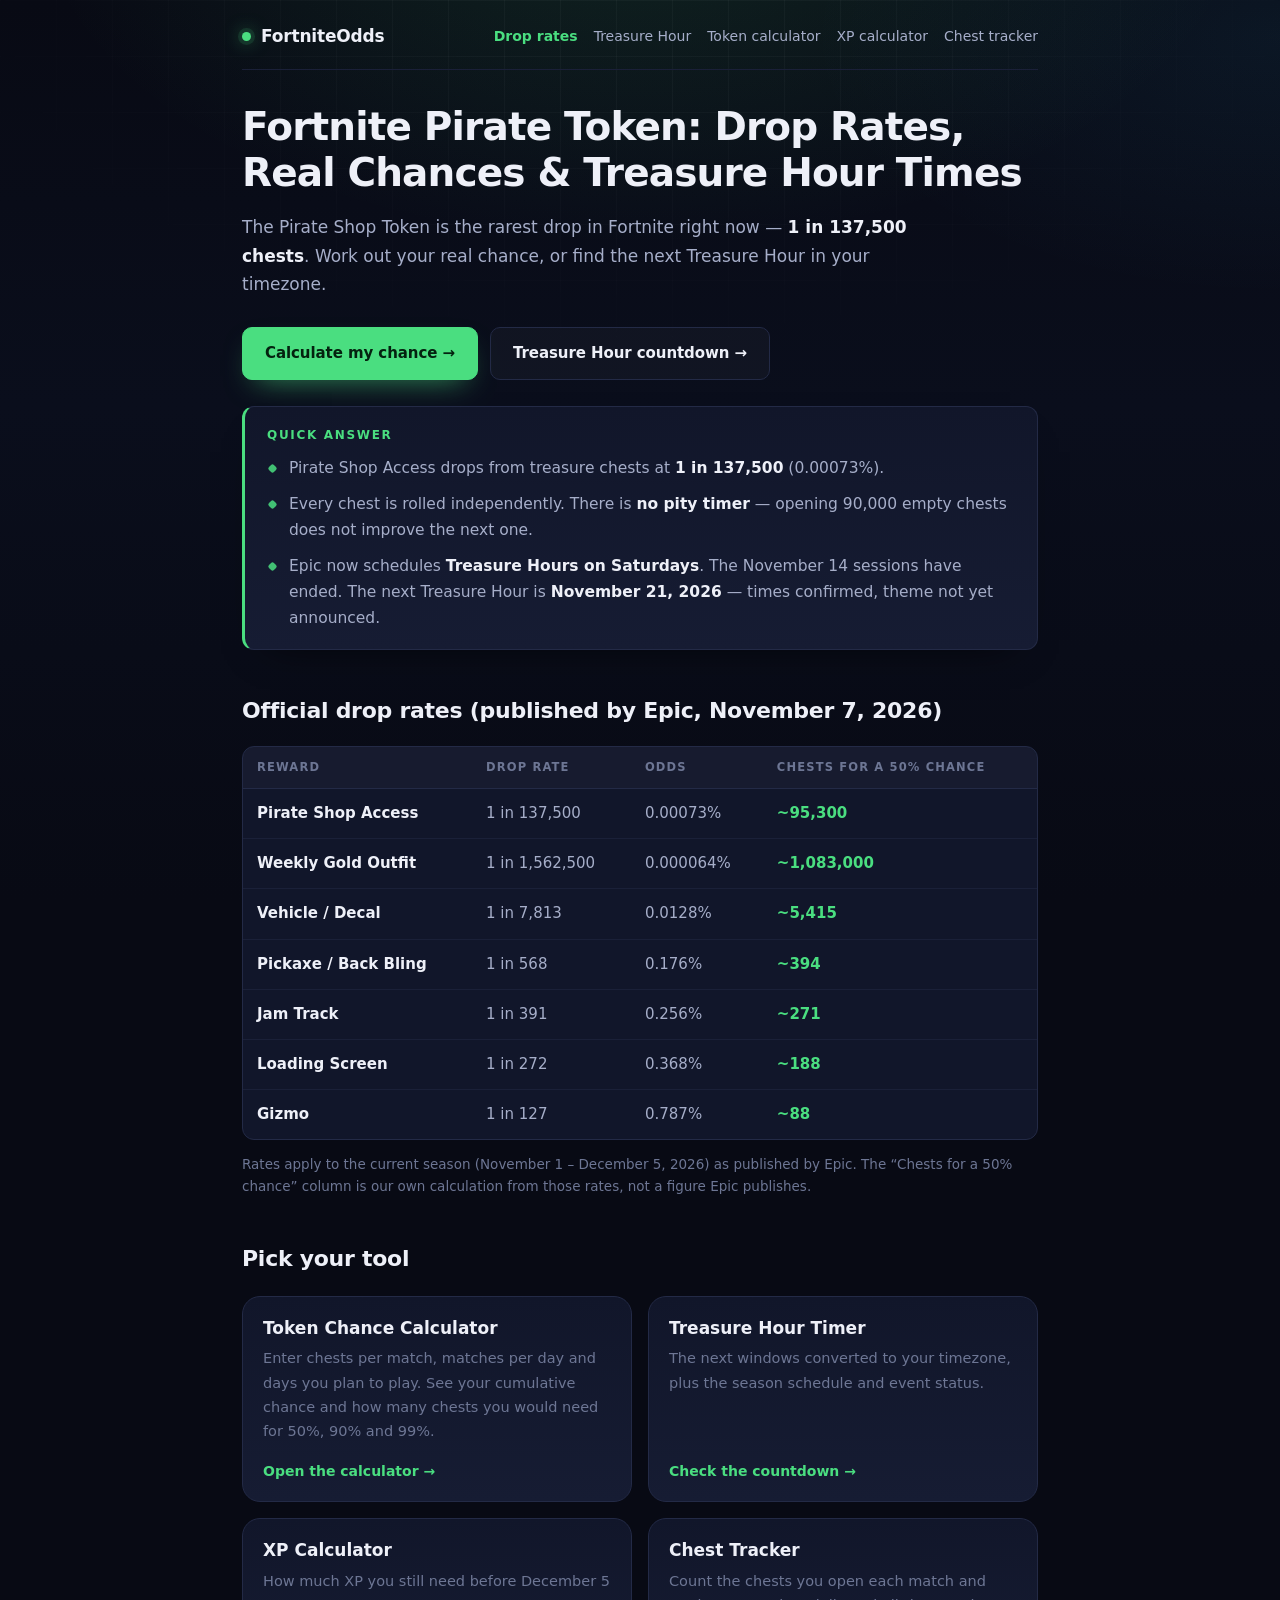
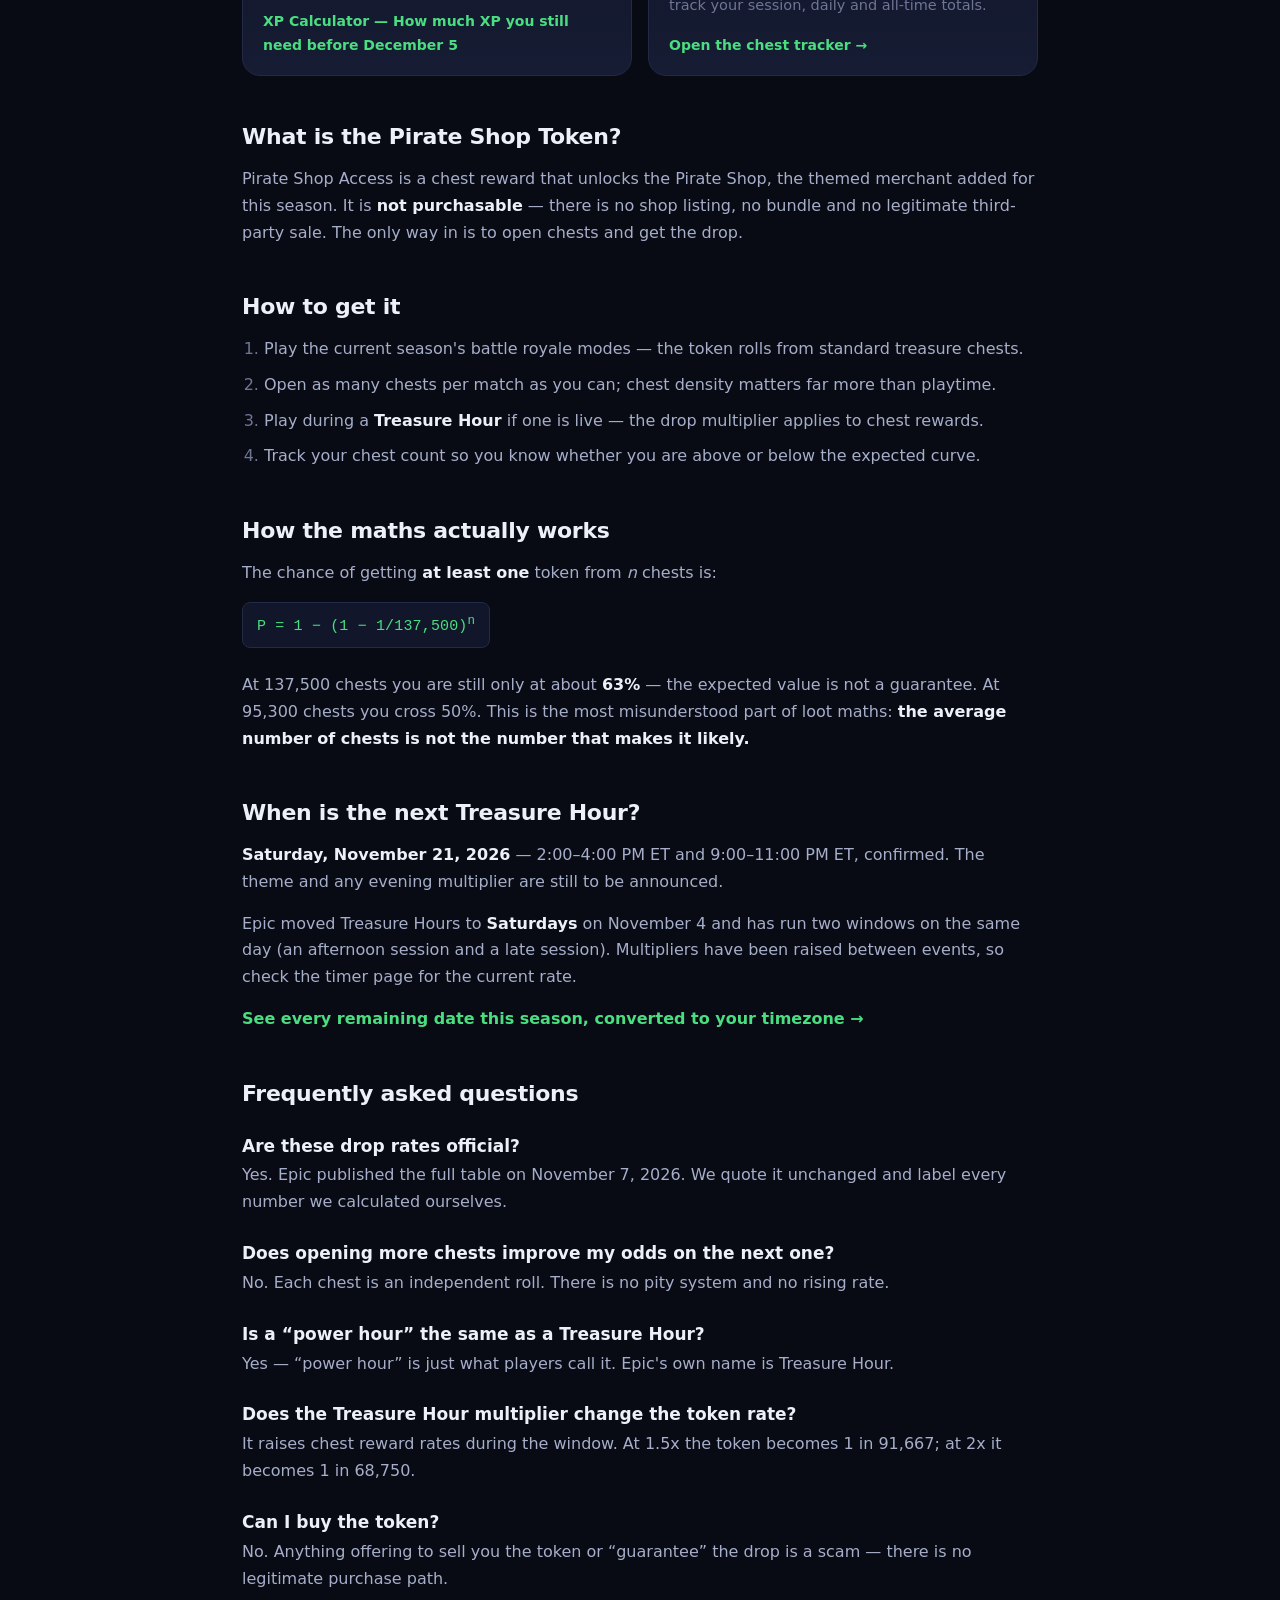
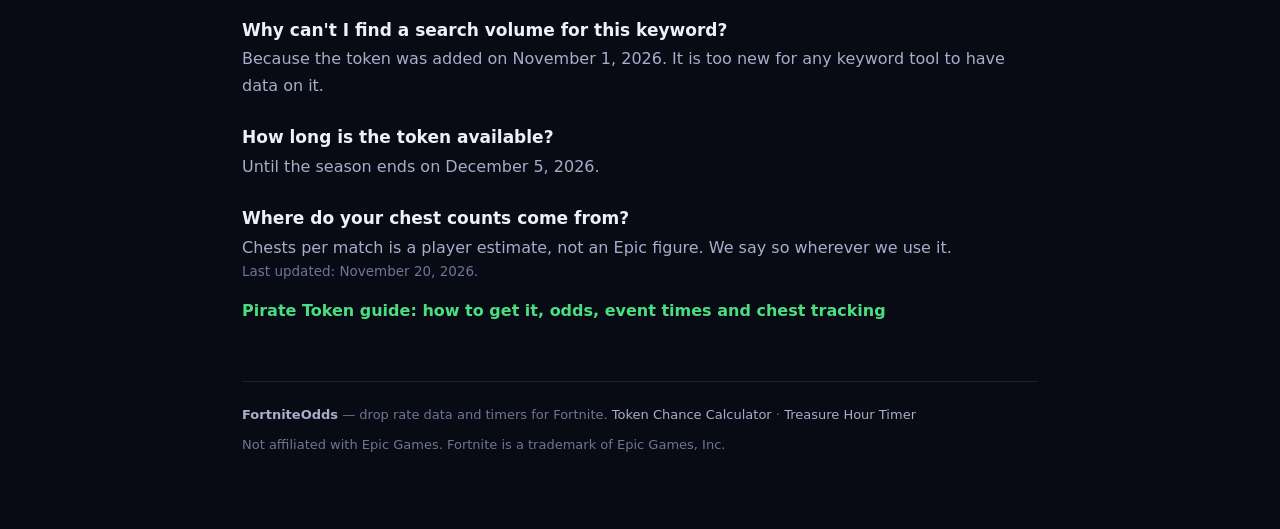
<file: index.html>
<!DOCTYPE html>
<html lang="en">
<head>
<meta charset="utf-8">
<meta name="viewport" content="width=device-width, initial-scale=1">
<title>FortniteOdds - Pirate Token Odds &amp; Treasure Hours</title>
<meta name="description" content="Official drop rates for Pirate Shop Access (1 in 137,500), a calculator for your real chance, and the next Treasure Hour in your timezone.">
<link rel="canonical" href="https://fortniteodds.xyz/">
<meta property="og:type" content="website">
<meta property="og:site_name" content="FortniteOdds">
<meta property="og:title" content="Fortnite Pirate Token: Drop Rates, Real Chances &amp; Treasure Hour Times">
<meta property="og:description" content="1 in 137,500 chests. Work out your real chance, or find the next Treasure Hour in your timezone.">
<meta property="og:url" content="https://fortniteodds.xyz/">
<meta name="twitter:card" content="summary_large_image">
<meta name="theme-color" content="#080a14">
<link rel="icon" type="image/svg+xml" href="/favicon.svg">
<style>
/* ============================================================
   FortniteOdds — self-contained stylesheet
   深色底 + 薄荷绿单色强调。首页与两个内页共用。
   ============================================================ */
:root{
  --bg:#080a14;
  --surface:#11162a;
  --surface-2:#161c33;
  --line:#232a46;
  --line-soft:#1a2038;
  --text:#eef0f8;
  --text-2:#a6aec9;
  --text-3:#6d7694;
  --accent:#4ade80;
  --accent-ink:#04220f;
  --accent-soft:rgba(74,222,128,.12);
  --accent-line:rgba(74,222,128,.35);
  --warn:#fbbf24;
  --radius:12px;
  --radius-lg:18px;
  --maxw:840px;
  --font:system-ui,-apple-system,"Segoe UI",Roboto,"Helvetica Neue","PingFang SC","Microsoft YaHei",sans-serif;
}
*,*::before,*::after{box-sizing:border-box}
html{-webkit-text-size-adjust:100%}
body{
  margin:0;font-family:var(--font);font-size:16px;line-height:1.68;
  color:var(--text);background:var(--bg);
  -webkit-font-smoothing:antialiased;text-rendering:optimizeLegibility;
}
/* 背景：顶部光晕 + 极淡网格（固定视口，滚动不跟着动） */
body::before{
  content:"";position:fixed;inset:0;z-index:-2;
  background:
    radial-gradient(900px 520px at 50% -12%, rgba(74,222,128,.13), transparent 68%),
    radial-gradient(760px 420px at 100% 4%, rgba(56,189,248,.07), transparent 62%),
    linear-gradient(180deg,#080a14 0%,#0a0e1c 45%,#080a14 100%);
}
body::after{
  content:"";position:fixed;inset:0;z-index:-1;pointer-events:none;
  background-image:
    linear-gradient(to right, rgba(255,255,255,.032) 1px, transparent 1px),
    linear-gradient(to bottom, rgba(255,255,255,.032) 1px, transparent 1px);
  background-size:56px 56px;
  -webkit-mask-image:radial-gradient(ellipse 78% 58% at 50% 0%, #000 18%, transparent 74%);
          mask-image:radial-gradient(ellipse 78% 58% at 50% 0%, #000 18%, transparent 74%);
}
::selection{background:rgba(74,222,128,.28);color:#fff}
:focus-visible{outline:2px solid var(--accent);outline-offset:3px;border-radius:4px}

/* ---------- 布局 ---------- */
.wrap{max-width:var(--maxw);margin:0 auto;padding:0 22px 72px}
header{padding:22px 0 18px;margin-bottom:34px;border-bottom:1px solid var(--line-soft)}
.logo{
  display:inline-flex;align-items:center;gap:10px;
  font-size:17px;font-weight:800;letter-spacing:-.01em;
  color:var(--text);text-decoration:none;transition:opacity .18s ease;
}
.logo::before{
  content:"";width:9px;height:9px;border-radius:50%;background:var(--accent);
  box-shadow:0 0 0 4px var(--accent-soft), 0 0 18px rgba(74,222,128,.75);
}
.logo:hover{opacity:.82}

/* ---------- 标题与正文 ---------- */
h1{
  margin:0 0 16px;font-size:clamp(26px,4.4vw,39px);line-height:1.2;
  font-weight:800;letter-spacing:-.022em;text-wrap:balance;
}
h2{
  margin:46px 0 14px;font-size:clamp(19px,2.4vw,22px);line-height:1.34;
  font-weight:700;letter-spacing:-.012em;text-wrap:balance;
}
h3{margin:0 0 6px;font-size:17px;line-height:1.4;font-weight:700}
p{margin:0 0 15px;color:var(--text-2)}
p strong,li strong{color:var(--text);font-weight:650}
h1 + p{font-size:17px;color:var(--text-2);max-width:64ch}
a{color:var(--accent);text-decoration:none}
a:hover{text-decoration:underline;text-underline-offset:3px}
ol,ul{margin:0 0 18px;padding-left:22px;color:var(--text-2)}
li{margin-bottom:9px}
li::marker{color:var(--text-3)}
main > p a{font-weight:600}

/* ---------- Quick answer ---------- */
.qa{
  position:relative;margin:26px 0 34px;padding:20px 22px 18px;
  background:linear-gradient(180deg,var(--surface),var(--surface-2));
  border:1px solid var(--line);border-left:3px solid var(--accent);
  border-radius:var(--radius);box-shadow:0 18px 40px -28px rgba(0,0,0,.9);
}
.qa h2{
  margin:0 0 12px;font-size:12px;font-weight:800;letter-spacing:.14em;
  text-transform:uppercase;color:var(--accent);
}
.qa ul{margin:0;padding:0;list-style:none}
.qa li{position:relative;margin:0 0 10px;padding-left:22px;font-size:15.5px;color:var(--text-2)}
.qa li:last-child{margin-bottom:0}
.qa li::before{
  content:"";position:absolute;left:2px;top:.62em;width:7px;height:7px;
  border-radius:2px;background:var(--accent);opacity:.85;transform:rotate(45deg);
}

/* ---------- 按钮 ---------- */
.btns{display:flex;flex-wrap:wrap;gap:12px;margin:28px 0 8px}
.btn{
  display:inline-flex;align-items:center;justify-content:center;gap:8px;
  padding:13px 22px;font-size:15px;font-weight:700;letter-spacing:-.005em;
  color:var(--accent-ink);background:var(--accent);border:1px solid var(--accent);
  border-radius:10px;box-shadow:0 12px 30px -14px rgba(74,222,128,.7);
  text-decoration:none;
  transition:transform .16s ease, box-shadow .16s ease, background .16s ease;
}
.btn:hover{
  background:#5be88d;transform:translateY(-1px);
  box-shadow:0 16px 36px -14px rgba(74,222,128,.85);text-decoration:none;
}
.btn:active{transform:translateY(0)}
.btn.alt{color:var(--text);background:rgba(255,255,255,.03);border:1px solid var(--line);box-shadow:none}
.btn.alt:hover{background:rgba(255,255,255,.06);border-color:var(--accent-line);box-shadow:0 12px 28px -18px rgba(0,0,0,.9)}

/* ---------- 表格 ---------- */
table{
  width:100%;margin:20px 0 14px;border-collapse:separate;border-spacing:0;
  font-size:15px;font-variant-numeric:tabular-nums;
  background:var(--surface);border:1px solid var(--line);
  border-radius:var(--radius);overflow:hidden;
}
thead th{
  padding:11px 14px;text-align:left;font-size:11.5px;font-weight:800;
  letter-spacing:.1em;text-transform:uppercase;color:var(--text-3);
  background:rgba(255,255,255,.025);border-bottom:1px solid var(--line);white-space:nowrap;
}
tbody td{padding:12px 14px;color:var(--text-2);border-bottom:1px solid var(--line-soft)}
tbody tr:last-child td{border-bottom:0}
tbody tr{transition:background .14s ease}
tbody tr:hover{background:rgba(74,222,128,.05)}
tbody td:first-child{color:var(--text);font-weight:600}
tbody td:last-child{color:var(--accent);font-weight:600}
tbody td:nth-child(2){font-variant-numeric:tabular-nums}

/* ---------- 工具卡片 ---------- */
.cards{display:grid;gap:16px;grid-template-columns:1fr 1fr;margin:22px 0 10px}
.card{
  position:relative;display:flex;flex-direction:column;padding:20px 20px 18px;
  background:linear-gradient(180deg,var(--surface),var(--surface-2));
  border:1px solid var(--line);border-radius:var(--radius-lg);
  transition:transform .18s ease, border-color .18s ease, box-shadow .18s ease;
}
.card:hover{
  transform:translateY(-3px);border-color:var(--accent-line);
  box-shadow:0 24px 48px -30px rgba(0,0,0,1), 0 0 0 1px rgba(74,222,128,.08);
}
.card p{font-size:14.5px;color:var(--text-3);margin-bottom:16px}
.card a{margin-top:auto;font-size:14px;font-weight:700;color:var(--accent);text-decoration:none}
.card a:hover{text-decoration:underline;text-underline-offset:3px}

/* ---------- 公式 ---------- */
code{
  display:inline-block;padding:8px 14px;max-width:100%;overflow-x:auto;
  font-family:ui-monospace,SFMono-Regular,Menlo,Consolas,monospace;
  font-size:15px;letter-spacing:.01em;color:var(--accent);
  background:var(--surface);border:1px solid var(--line);border-radius:8px;
}

/* ---------- FAQ ---------- */
main > h3{margin-top:26px;margin-bottom:4px;color:var(--text)}
main > h3 + p{margin-bottom:0}

/* ---------- 辅助文字 / 页脚 ---------- */
.mu{font-size:13.5px;line-height:1.62;color:var(--text-3)}
footer{margin-top:56px;padding-top:22px;border-top:1px solid var(--line-soft);font-size:13px;color:var(--text-3)}
footer p{margin:0 0 8px;font-size:13px;color:var(--text-3)}
footer p:last-child{margin-bottom:0}
footer strong{color:var(--text-2);font-weight:700}
footer a{color:var(--text-2);text-decoration:none}
footer a:hover{color:var(--accent)}

/* ============================================================
   内页组件（计算器 / 时间表页用，首页不出现）
   ============================================================ */
.field{display:grid;gap:8px;margin:0 0 16px}
.field label{font-size:13.5px;font-weight:700;color:var(--text-2)}
.field input,.field select{
  width:100%;padding:12px 14px;font-family:inherit;font-size:16px;color:var(--text);
  background:var(--surface);border:1px solid var(--line);border-radius:10px;
  transition:border-color .16s ease, background .16s ease;
}
.field input:hover,.field select:hover{border-color:#2c3454}
.field input:focus,.field select:focus{outline:none;border-color:var(--accent);background:var(--surface-2)}
.result{
  margin:22px 0;padding:22px;text-align:center;
  background:radial-gradient(600px 200px at 50% 0%, rgba(74,222,128,.1), transparent 70%), var(--surface);
  border:1px solid var(--line);border-radius:var(--radius-lg);
}
.result strong{
  display:block;font-size:clamp(32px,7vw,46px);line-height:1.1;font-weight:800;
  letter-spacing:-.03em;color:var(--accent);font-variant-numeric:tabular-nums;
}
.countdown{display:grid;grid-template-columns:repeat(4,1fr);gap:12px;margin:22px 0}
.countdown-unit{padding:16px 10px;text-align:center;background:var(--surface);border:1px solid var(--line);border-radius:var(--radius)}
.countdown-unit b{display:block;font-size:clamp(22px,5vw,30px);font-weight:800;letter-spacing:-.02em;color:var(--text);font-variant-numeric:tabular-nums}
.countdown-unit span{display:block;margin-top:2px;font-size:11px;font-weight:700;letter-spacing:.1em;text-transform:uppercase;color:var(--text-3)}
.badge{
  display:inline-flex;align-items:center;gap:6px;padding:4px 10px;border-radius:999px;
  font-size:12px;font-weight:700;letter-spacing:.02em;
  color:var(--accent);background:var(--accent-soft);border:1px solid var(--accent-line);
}
.badge.is-pending{color:var(--warn);background:rgba(251,191,36,.1);border-color:rgba(251,191,36,.35)}
.notice{
  margin:20px 0;padding:14px 18px;font-size:14px;color:var(--text-2);
  background:var(--surface);border:1px solid var(--line);
  border-left:3px solid var(--warn);border-radius:var(--radius);
}

/* ---------- 响应式 ---------- */
@media (max-width:640px){
  .wrap{padding:0 18px 56px}
  header{padding:18px 0 14px;margin-bottom:26px}
  h2{margin-top:38px}
  .btns{flex-direction:column}
  .btn{width:100%}
  .cards{grid-template-columns:1fr}
  .countdown{grid-template-columns:repeat(2,1fr)}
  table{display:block;overflow-x:auto;-webkit-overflow-scrolling:touch;font-size:14px}
  thead th,tbody td{padding:10px 12px;white-space:nowrap}
}
@media (prefers-reduced-motion:reduce){
  *{transition:none !important;animation:none !important}
  .btn:hover,.card:hover{transform:none}
}
@supports (scrollbar-width:thin){
  *{scrollbar-width:thin;scrollbar-color:var(--line) transparent}
}

/* Shared tool navigation */
header{display:flex;align-items:center;flex-wrap:wrap;gap:14px 22px}
header nav{display:flex;flex-wrap:wrap;gap:10px 16px;margin-left:auto;font-size:14px}
header nav a{color:var(--text-2);white-space:nowrap}
header nav a.on{color:var(--accent);font-weight:600}
@media(max-width:640px){header nav{width:100%;margin-left:0}}
</style>
<script async src="https://www.googletagmanager.com/gtag/js?id=G-TK6XWP6GH5"></script>
<script>window.dataLayer=window.dataLayer||[];function gtag(){dataLayer.push(arguments);}gtag('js',new Date());gtag('config','G-TK6XWP6GH5');</script>
</head>
<body>
<div class="wrap">

<header>
  <a class="logo" href="/">FortniteOdds</a>

<nav>
  <a href="/" class="on" aria-current="page">Drop rates</a>
  <a href="/fortnite-treasure-hour/">Treasure Hour</a>
  <a href="/fortnite-token-chance/">Token calculator</a>
  <a href="/fortnite-xp-calculator/">XP calculator</a>
  <a href="/fortnite-chest-tracker/">Chest tracker</a>
</nav>
</header>

<main>

<h1>Fortnite Pirate Token: Drop Rates, Real Chances &amp; Treasure Hour Times</h1>
<p>The Pirate Shop Token is the rarest drop in Fortnite right now — <strong>1 in 137,500 chests</strong>. Work out your real chance, or find the next Treasure Hour in your timezone.</p>

<div class="btns">
  <a class="btn" href="/fortnite-token-chance/">Calculate my chance &rarr;</a>
  <a class="btn alt" href="/fortnite-treasure-hour/">Treasure Hour countdown &rarr;</a>
</div>

<div class="qa">
  <h2>Quick answer</h2>
  <ul>
    <li>Pirate Shop Access drops from treasure chests at <strong>1 in 137,500</strong> (0.00073%).</li>
    <li>Every chest is rolled independently. There is <strong>no pity timer</strong> — opening 90,000 empty chests does not improve the next one.</li>
    <li>Epic now schedules <strong>Treasure Hours on Saturdays</strong>. The November 14 sessions have ended. The next Treasure Hour is <strong>November 21, 2026</strong> — times confirmed, theme not yet announced.</li>
  </ul>
</div>

<h2>Official drop rates (published by Epic, November 7, 2026)</h2>
<table>
  <thead>
    <tr><th>Reward</th><th>Drop rate</th><th>Odds</th><th>Chests for a 50% chance</th></tr>
  </thead>
  <tbody>
    <tr><td>Pirate Shop Access</td><td>1 in 137,500</td><td>0.00073%</td><td>~95,300</td></tr>
    <tr><td>Weekly Gold Outfit</td><td>1 in 1,562,500</td><td>0.000064%</td><td>~1,083,000</td></tr>
    <tr><td>Vehicle / Decal</td><td>1 in 7,813</td><td>0.0128%</td><td>~5,415</td></tr>
    <tr><td>Pickaxe / Back Bling</td><td>1 in 568</td><td>0.176%</td><td>~394</td></tr>
    <tr><td>Jam Track</td><td>1 in 391</td><td>0.256%</td><td>~271</td></tr>
    <tr><td>Loading Screen</td><td>1 in 272</td><td>0.368%</td><td>~188</td></tr>
    <tr><td>Gizmo</td><td>1 in 127</td><td>0.787%</td><td>~88</td></tr>
  </tbody>
</table>
<p class="mu">Rates apply to the current season (November 1 – December 5, 2026) as published by Epic. The “Chests for a 50% chance” column is our own calculation from those rates, not a figure Epic publishes.</p>

<h2>Pick your tool</h2>
<div class="cards">
  <div class="card">
    <h3>Token Chance Calculator</h3>
    <p>Enter chests per match, matches per day and days you plan to play. See your cumulative chance and how many chests you would need for 50%, 90% and 99%.</p>
    <a href="/fortnite-token-chance/">Open the calculator &rarr;</a>
  </div>
  <div class="card">
    <h3>Treasure Hour Timer</h3>
    <p>The next windows converted to your timezone, plus the season schedule and event status.</p>
    <a href="/fortnite-treasure-hour/">Check the countdown &rarr;</a>
  </div>
  <div class="card">
    <h3>XP Calculator</h3>
    <p>How much XP you still need before December 5</p>
    <a href="/fortnite-xp-calculator/">XP Calculator — How much XP you still need before December 5</a>
  </div>
  <div class="card">
    <h3>Chest Tracker</h3>
    <p>Count the chests you open each match and track your session, daily and all-time totals.</p>
    <a href="/fortnite-chest-tracker/">Open the chest tracker &rarr;</a>
  </div>
</div>

<h2>What is the Pirate Shop Token?</h2>
<p>Pirate Shop Access is a chest reward that unlocks the Pirate Shop, the themed merchant added for this season. It is <strong>not purchasable</strong> — there is no shop listing, no bundle and no legitimate third-party sale. The only way in is to open chests and get the drop.</p>

<h2>How to get it</h2>
<ol>
  <li>Play the current season's battle royale modes — the token rolls from standard treasure chests.</li>
  <li>Open as many chests per match as you can; chest density matters far more than playtime.</li>
  <li>Play during a <strong>Treasure Hour</strong> if one is live — the drop multiplier applies to chest rewards.</li>
  <li>Track your chest count so you know whether you are above or below the expected curve.</li>
</ol>

<h2>How the maths actually works</h2>
<p>The chance of getting <strong>at least one</strong> token from <em>n</em> chests is:</p>
<p><code>P = 1 &minus; (1 &minus; 1/137,500)<sup>n</sup></code></p>
<p>At 137,500 chests you are still only at about <strong>63%</strong> — the expected value is not a guarantee. At 95,300 chests you cross 50%. This is the most misunderstood part of loot maths: <strong>the average number of chests is not the number that makes it likely.</strong></p>

<h2>When is the next Treasure Hour?</h2>
<p><strong>Saturday, November 21, 2026</strong> — 2:00–4:00 PM ET and 9:00–11:00 PM ET, confirmed. The theme and any evening multiplier are still to be announced.</p>
<p>Epic moved Treasure Hours to <strong>Saturdays</strong> on November 4 and has run two windows on the same day (an afternoon session and a late session). Multipliers have been raised between events, so check the timer page for the current rate.</p>
<p><a href="/fortnite-treasure-hour/">See every remaining date this season, converted to your timezone &rarr;</a></p>

<h2>Frequently asked questions</h2>

<h3>Are these drop rates official?</h3>
<p>Yes. Epic published the full table on November 7, 2026. We quote it unchanged and label every number we calculated ourselves.</p>

<h3>Does opening more chests improve my odds on the next one?</h3>
<p>No. Each chest is an independent roll. There is no pity system and no rising rate.</p>

<h3>Is a “power hour” the same as a Treasure Hour?</h3>
<p>Yes — “power hour” is just what players call it. Epic's own name is Treasure Hour.</p>

<h3>Does the Treasure Hour multiplier change the token rate?</h3>
<p>It raises chest reward rates during the window. At 1.5x the token becomes 1 in 91,667; at 2x it becomes 1 in 68,750.</p>

<h3>Can I buy the token?</h3>
<p>No. Anything offering to sell you the token or “guarantee” the drop is a scam — there is no legitimate purchase path.</p>

<h3>Why can't I find a search volume for this keyword?</h3>
<p>Because the token was added on November 1, 2026. It is too new for any keyword tool to have data on it.</p>

<h3>How long is the token available?</h3>
<p>Until the season ends on December 5, 2026.</p>

<h3>Where do your chest counts come from?</h3>
<p>Chests per match is a player estimate, not an Epic figure. We say so wherever we use it.</p>

<p class="mu">Last updated: November 20, 2026.</p>

<p id="pirate-token-guide-entry"><a href="/fortnite-pirate-token/">Pirate Token guide: how to get it, odds, event times and chest tracking</a></p>
</main>

<footer>
  <p><strong>FortniteOdds</strong> &mdash; drop rate data and timers for Fortnite. <a href="/fortnite-token-chance/">Token Chance Calculator</a> &middot; <a href="/fortnite-treasure-hour/">Treasure Hour Timer</a></p>
  <p>Not affiliated with Epic Games. Fortnite is a trademark of Epic Games, Inc.</p>
</footer>

</div>

<script type="application/ld+json">
{
  "@context": "https://schema.org",
  "@graph": [
    {
      "@type": "WebSite",
      "@id": "https://fortniteodds.xyz/#website",
      "url": "https://fortniteodds.xyz/",
      "name": "FortniteOdds",
      "description": "Fortnite drop rate data, token chance calculators and Treasure Hour timers.",
      "inLanguage": "en"
    },
    {
      "@type": "FAQPage",
      "@id": "https://fortniteodds.xyz/#faq",
      "mainEntity": [
        {
          "@type": "Question",
          "name": "Are these drop rates official?",
          "acceptedAnswer": {
            "@type": "Answer",
            "text": "Yes. Epic published the full table on November 7, 2026. We quote it unchanged and label every number we calculated ourselves."
          }
        },
        {
          "@type": "Question",
          "name": "Does opening more chests improve my odds on the next one?",
          "acceptedAnswer": {
            "@type": "Answer",
            "text": "No. Each chest is an independent roll. There is no pity system and no rising rate."
          }
        },
        {
          "@type": "Question",
          "name": "Is a power hour the same as a Treasure Hour?",
          "acceptedAnswer": {
            "@type": "Answer",
            "text": "Yes. Power hour is just what players call it. Epic's own name is Treasure Hour."
          }
        },
        {
          "@type": "Question",
          "name": "Does the Treasure Hour multiplier change the token rate?",
          "acceptedAnswer": {
            "@type": "Answer",
            "text": "It raises chest reward rates during the window. At 1.5x the token becomes 1 in 91,667; at 2x it becomes 1 in 68,750."
          }
        },
        {
          "@type": "Question",
          "name": "Can I buy the token?",
          "acceptedAnswer": {
            "@type": "Answer",
            "text": "No. Anything offering to sell you the token or guarantee the drop is a scam. There is no legitimate purchase path."
          }
        },
        {
          "@type": "Question",
          "name": "Why can't I find a search volume for this keyword?",
          "acceptedAnswer": {
            "@type": "Answer",
            "text": "Because the token was added on November 1, 2026. It is too new for any keyword tool to have data on it."
          }
        },
        {
          "@type": "Question",
          "name": "How long is the token available?",
          "acceptedAnswer": {
            "@type": "Answer",
            "text": "Until the season ends on December 5, 2026."
          }
        },
        {
          "@type": "Question",
          "name": "Where do your chest counts come from?",
          "acceptedAnswer": {
            "@type": "Answer",
            "text": "Chests per match is a player estimate, not an Epic figure. We say so wherever we use it."
          }
        }
      ]
    }
  ]
}
</script>
</body>
</html>
</file>
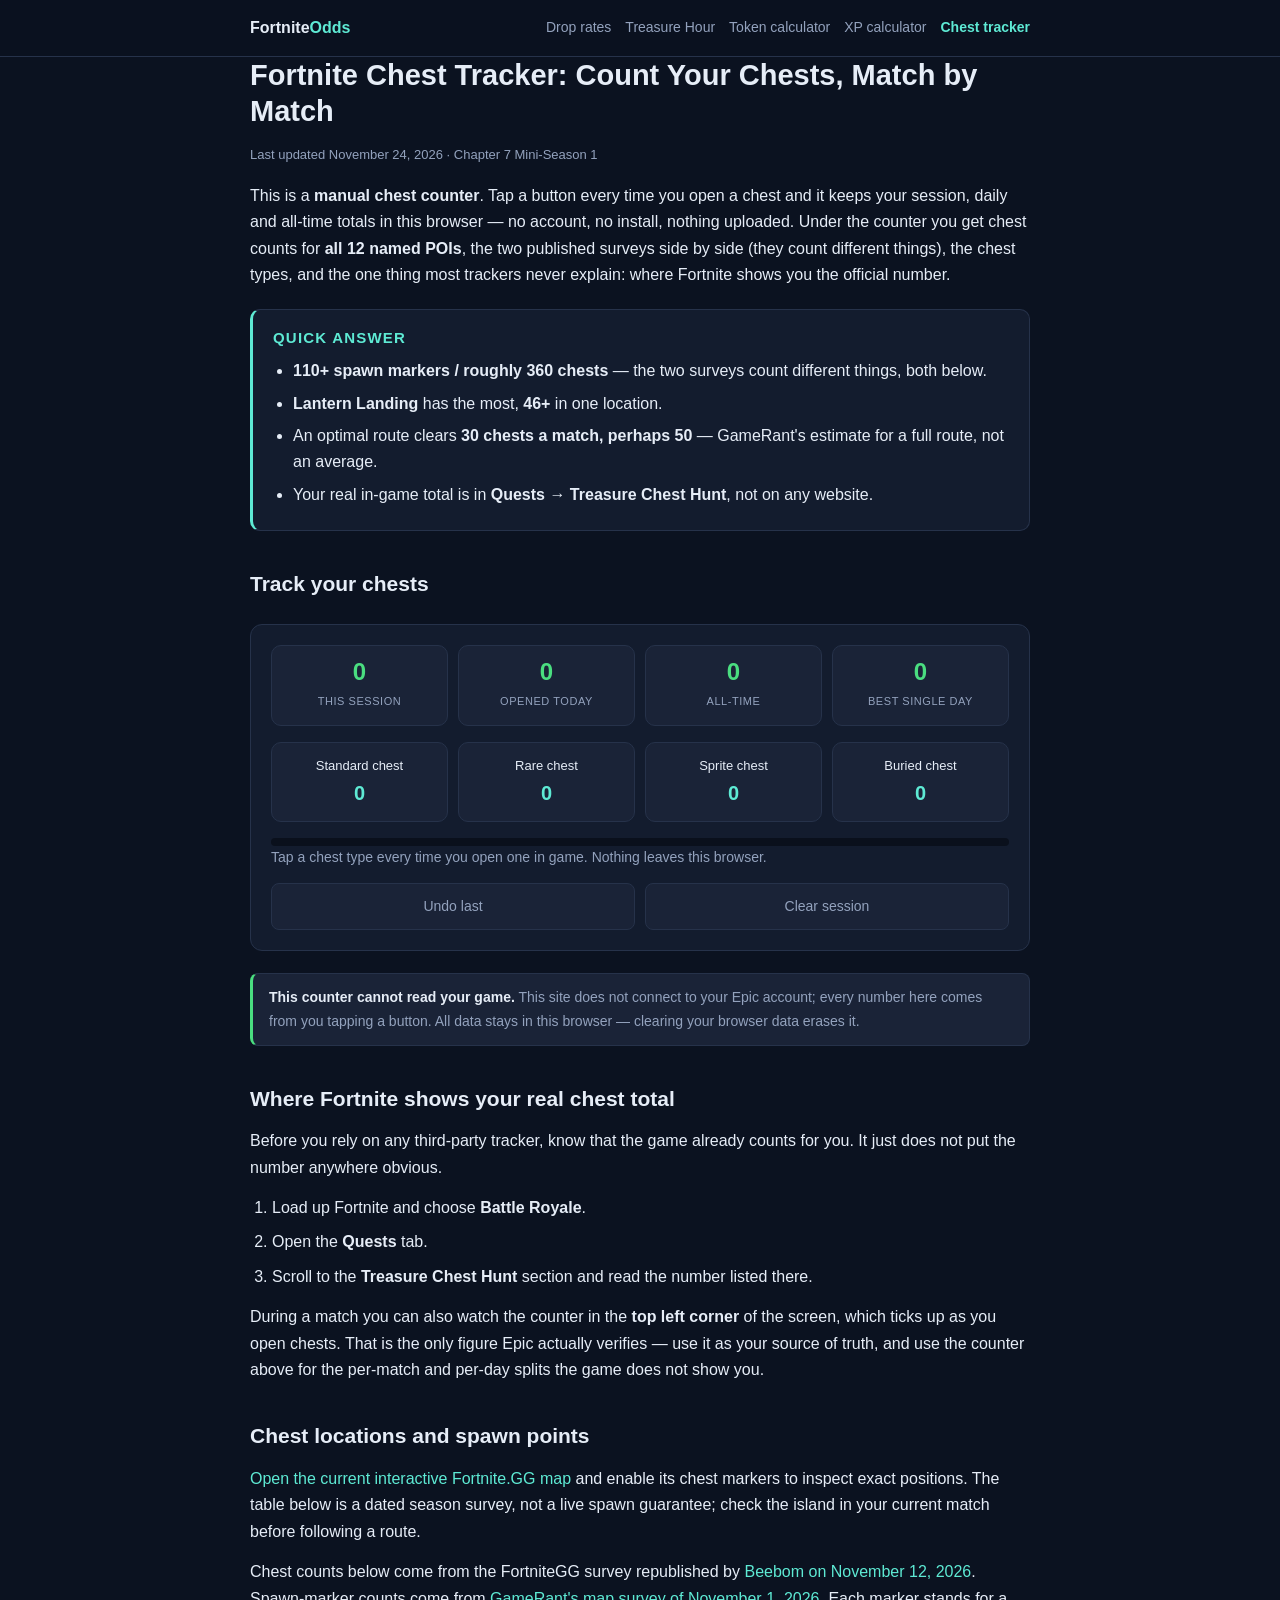
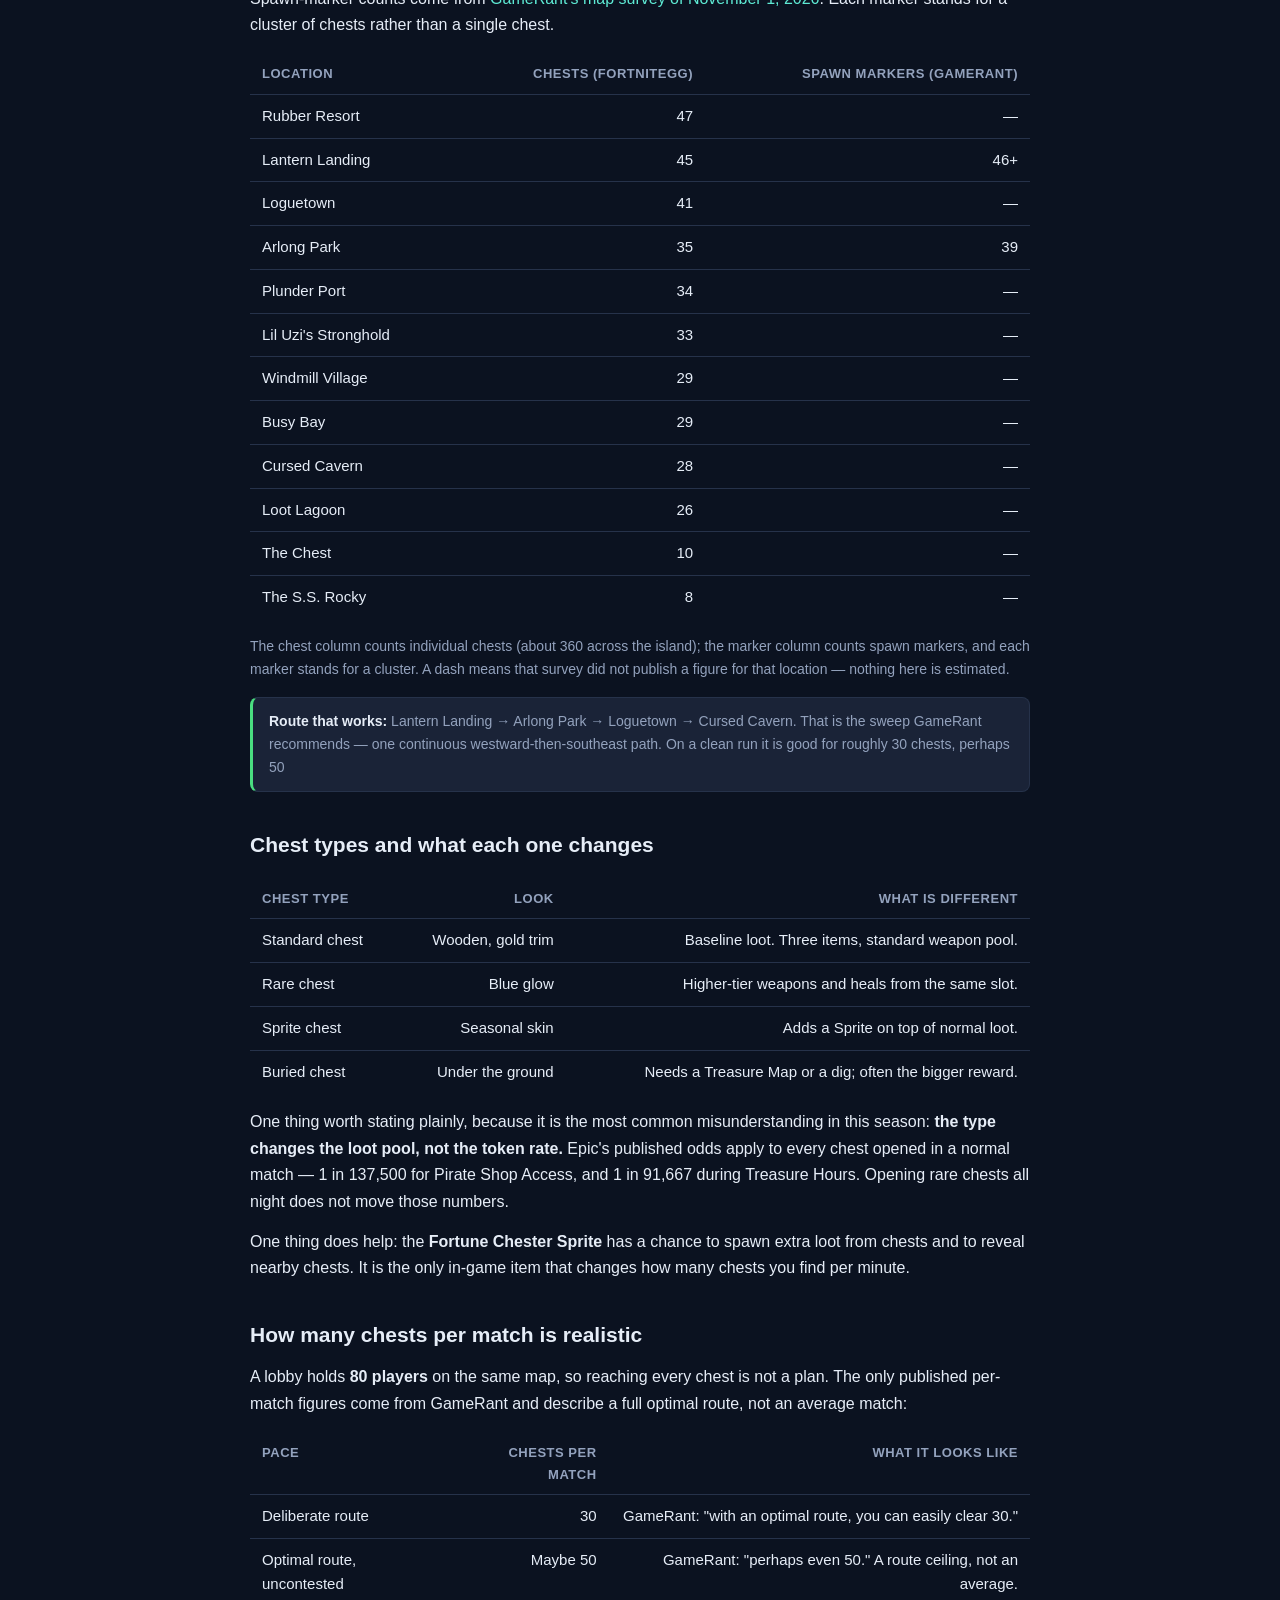
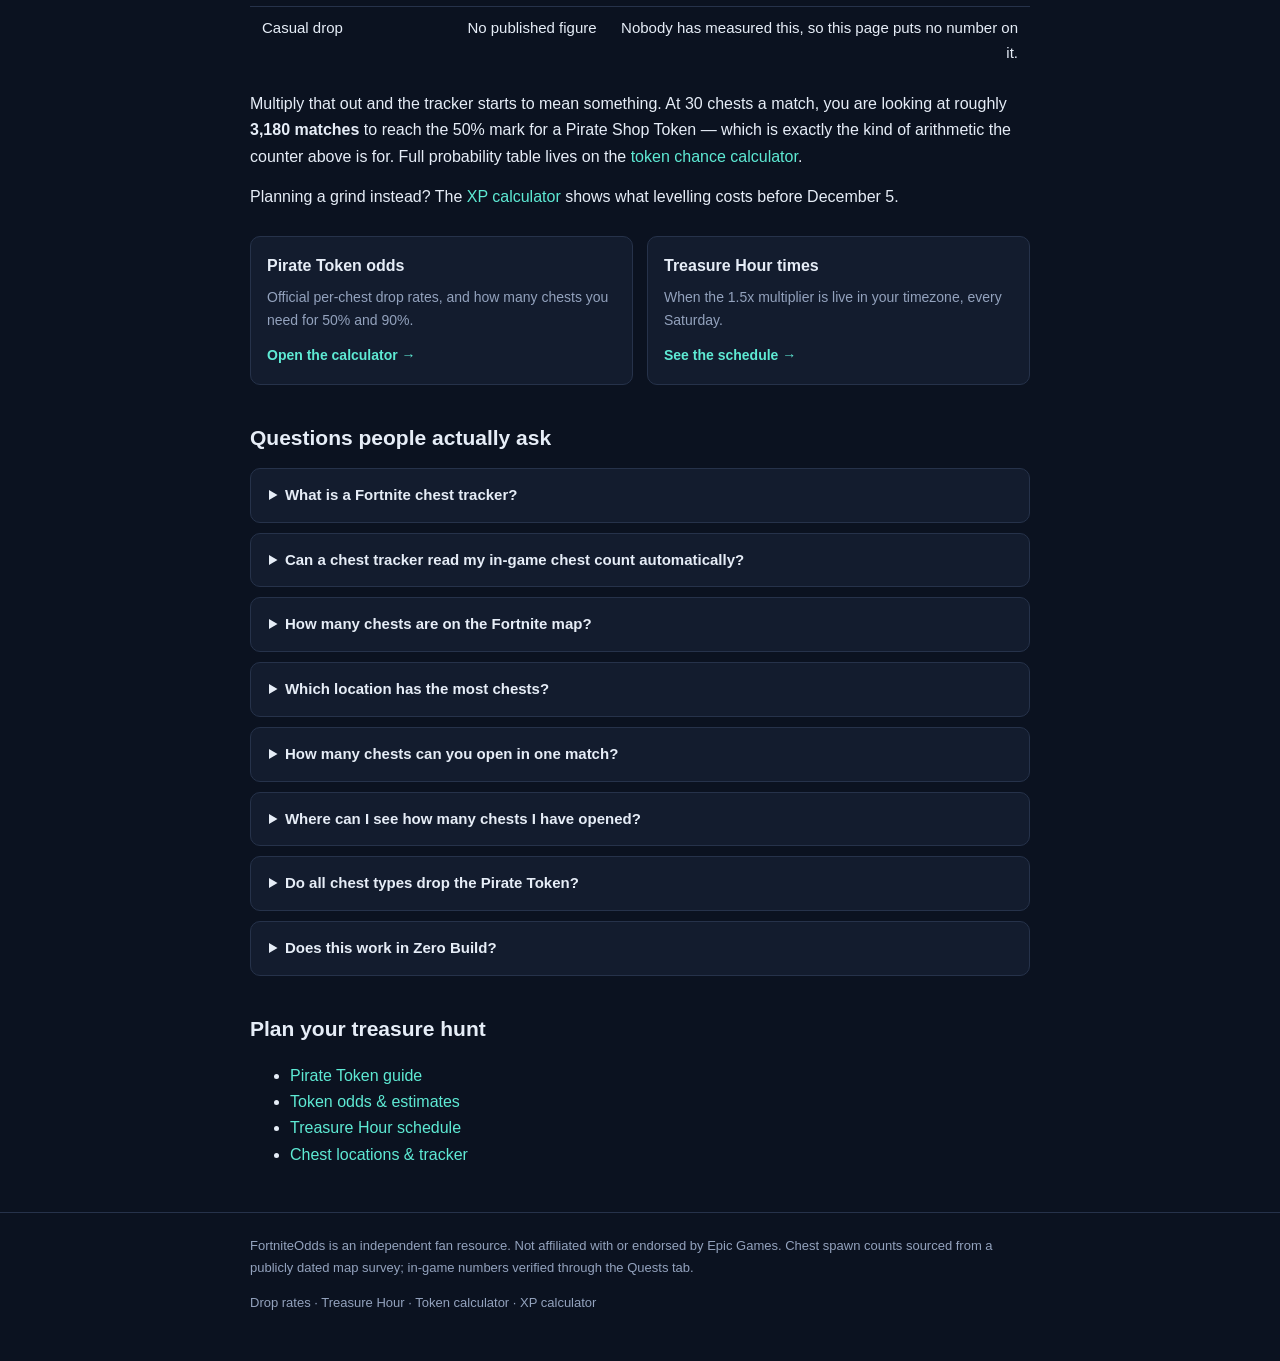
<file: fortnite-chest-tracker/index.html>
<!DOCTYPE html>
<html lang="en">
<head>
<meta charset="utf-8">
<meta name="viewport" content="width=device-width,initial-scale=1">
<title>Fortnite Chest Tracker: Chest Counter &amp; Spawn Counts by POI</title>
<meta name="description" content="Free Fortnite chest tracker: count chests you open each match, see how many spawn per POI, learn the chest types, and where to find your official total.">
<link rel="canonical" href="https://fortniteodds.xyz/fortnite-chest-tracker/">
<meta property="og:type" content="website">
<meta property="og:site_name" content="FortniteOdds">
<meta property="og:url" content="https://fortniteodds.xyz/fortnite-chest-tracker/">
<meta property="og:title" content="Fortnite Chest Tracker: Chest Counter &amp; Spawn Counts by POI">
<meta property="og:description" content="Count the chests you open each match, and see how many chests spawn at each POI this season.">
<style>
:root{--bg:#0b1220;--panel:#131c2e;--panel2:#1a2337;--line:#26324a;--tx:#e6edf7;--mu:#93a2bd;--acc:#5eead4;--acc2:#4ade80}
*{box-sizing:border-box}
body{margin:0;background:var(--bg);color:var(--tx);font:16px/1.65 -apple-system,BlinkMacSystemFont,"Segoe UI",Roboto,Helvetica,Arial,sans-serif;-webkit-font-smoothing:antialiased}
a{color:var(--acc);text-decoration:none}a:hover{text-decoration:underline}
.wrap{max-width:820px;margin:0 auto;padding:0 20px}
header{border-bottom:1px solid var(--line);background:rgba(11,18,32,.92);position:sticky;top:0;z-index:9}
header .wrap{display:flex;align-items:center;gap:18px;height:56px}
.brand{font-weight:700;white-space:nowrap}.brand span{color:var(--acc)}
nav{display:flex;gap:14px;font-size:14px;margin-left:auto;overflow-x:auto;scrollbar-width:none}
nav::-webkit-scrollbar{display:none}
nav a{color:var(--mu);white-space:nowrap}nav a.on{color:var(--acc);font-weight:600}
main{padding:34px 0 10px}
h1{font-size:29px;line-height:1.25;margin:0 0 14px}
h2{font-size:21px;margin:36px 0 12px}h3{font-size:17px;margin:22px 0 8px}
p{margin:0 0 14px}
.mu{color:var(--mu);font-size:14px}
.stamp{color:var(--mu);font-size:13px;margin:0 0 18px}
.qa{background:var(--panel);border:1px solid var(--line);border-left:3px solid var(--acc);border-radius:10px;padding:16px 20px;margin:20px 0}
.qa h2{margin:0 0 8px;font-size:15px;text-transform:uppercase;letter-spacing:.08em;color:var(--acc)}
.qa ul{margin:0;padding-left:20px}.qa li{margin:6px 0}
.calc{background:var(--panel);border:1px solid var(--line);border-radius:12px;padding:20px;margin:22px 0}
.counters{display:grid;grid-template-columns:repeat(4,1fr);gap:10px;margin-bottom:16px}
@media(max-width:560px){.counters{grid-template-columns:1fr 1fr}}
.mini{background:var(--panel2);border:1px solid var(--line);border-radius:10px;padding:12px;text-align:center}
.mini .v{display:block;font-size:24px;font-weight:700;color:var(--acc2);line-height:1.2}
.mini .k{font-size:11px;color:var(--mu);text-transform:uppercase;letter-spacing:.05em}
.types{display:grid;grid-template-columns:repeat(4,1fr);gap:10px}
@media(max-width:560px){.types{grid-template-columns:1fr 1fr}}
.types button{background:var(--panel2);border:1px solid var(--line);color:var(--tx);border-radius:10px;padding:14px 8px;font:inherit;font-size:13px;cursor:pointer;line-height:1.4}
.types button:hover{border-color:var(--acc)}
.types button b{display:block;font-size:20px;color:var(--acc);margin-top:4px}
.types button:active{transform:scale(.97)}
.row{display:flex;gap:10px;margin-top:14px;flex-wrap:wrap}
.btn{flex:1;background:var(--panel2);border:1px solid var(--line);color:var(--mu);border-radius:8px;padding:11px;font:inherit;font-size:14px;cursor:pointer;min-width:120px}
.btn:hover{color:var(--tx);border-color:var(--acc)}
.bar{height:8px;background:#0a101c;border-radius:99px;overflow:hidden;margin-top:16px}
.bar i{display:block;height:100%;width:0;background:linear-gradient(90deg,var(--acc),var(--acc2));transition:width .25s}
.notice{border:1px solid var(--line);border-left:3px solid var(--acc2);background:var(--panel2);border-radius:8px;padding:12px 16px;margin:16px 0;font-size:14px;color:var(--mu)}
.notice strong{color:var(--tx)}
table{width:100%;border-collapse:collapse;margin:16px 0;font-size:15px}
th,td{text-align:left;padding:9px 12px;border-bottom:1px solid var(--line);vertical-align:top}
th{color:var(--mu);font-weight:600;font-size:13px;text-transform:uppercase;letter-spacing:.04em}
td:not(:first-child),th:not(:first-child){text-align:right}
tr:last-child td{border-bottom:none}
ol.steps{margin:0 0 14px;padding-left:22px}ol.steps li{margin:8px 0}
.cards{display:grid;grid-template-columns:1fr 1fr;gap:14px;margin:26px 0}
@media(max-width:560px){.cards{grid-template-columns:1fr}}
.card{background:var(--panel);border:1px solid var(--line);border-radius:10px;padding:16px}
.card h3{margin:0 0 6px;font-size:16px}.card p{margin:0 0 10px;font-size:14px;color:var(--mu)}
.card a{font-size:14px;font-weight:600}
details{background:var(--panel);border:1px solid var(--line);border-radius:10px;padding:14px 18px;margin:10px 0}
details summary{cursor:pointer;font-weight:600;font-size:15px}
details p{margin:10px 0 0;font-size:15px;color:#c3cfe2}
footer{border-top:1px solid var(--line);margin-top:44px;padding:22px 0 34px;font-size:13px;color:var(--mu)}
footer a{color:var(--mu)}
</style>
<script type="application/ld+json">
{"@context":"https://schema.org","@graph":[
{"@type":"WebApplication","name":"Fortnite Chest Tracker","url":"https://fortniteodds.xyz/fortnite-chest-tracker/","applicationCategory":"GameApplication","operatingSystem":"Any","description":"A free chest counter for Fortnite: tap once per chest you open to track your session, daily and all-time totals.","offers":{"@type":"Offer","price":"0","priceCurrency":"USD"}},
{"@type":"FAQPage","mainEntity":[
{"@type":"Question","name":"What is a Fortnite chest tracker?","acceptedAnswer":{"@type":"Answer","text":"A chest tracker is a counter you tap each time you open a chest, so you can see how many chests you have opened in a session, a day, or the whole season. It does not connect to the game — every count is entered manually by you."}},
{"@type":"Question","name":"Can a chest tracker read my in-game chest count automatically?","acceptedAnswer":{"@type":"Answer","text":"No. This tracker does not connect to your Epic account or read your game. Counts here are entered manually. For the official number, open Battle Royale, go to Quests, and scroll to the Treasure Chest Hunt section."}},
{"@type":"Question","name":"How many chests are on the Fortnite map?","acceptedAnswer":{"@type":"Answer","text":"There are more than 110 Treasure Chest spawn points in Chapter 7 Mini-Season 1, according to a GameRant map survey published November 1, 2026. Each marker covers a cluster of chests rather than a single chest."}},
{"@type":"Question","name":"Which Fortnite location has the most chests?","acceptedAnswer":{"@type":"Answer","text":"Lantern Landing, with more than 46 Treasure Chest spawns. Arlong Park is the strongest second stop with 39 spawns and sits directly west of Lantern Landing."}},
{"@type":"Question","name":"How many chests can you open in one Fortnite match?","acceptedAnswer":{"@type":"Answer","text":"A lobby holds 80 players, so you cannot reach every spawn point in one match. GameRant's survey puts a full optimal route at 30 chests a match, perhaps 50 — a route estimate, not a measured average."}},
{"@type":"Question","name":"Where can I see how many chests I have opened in Fortnite?","acceptedAnswer":{"@type":"Answer","text":"Open Battle Royale, select the Quests tab, and scroll to the Treasure Chest Hunt section, which lists your opened chests. The counter also appears in the top left corner during a match."}},
{"@type":"Question","name":"Do all chest types drop the Pirate Token?","acceptedAnswer":{"@type":"Answer","text":"Yes. Epic's published odds apply to every chest opened in a normal match: 1 in 137,500 for Pirate Shop Access, and 1 in 91,667 during Treasure Hours. The chest type changes the loot pool, not the token rate."}}
]}
]}
</script>
<script async src="https://www.googletagmanager.com/gtag/js?id=G-TK6XWP6GH5"></script>
<script>window.dataLayer=window.dataLayer||[];function gtag(){dataLayer.push(arguments);}gtag('js',new Date());gtag('config','G-TK6XWP6GH5');</script>
</head>
<body>

<header>
  <div class="wrap">
    <div class="brand">Fortnite<span>Odds</span></div>
    <nav>
      <a href="/">Drop rates</a>
      <a href="/fortnite-treasure-hour/">Treasure Hour</a>
      <a href="/fortnite-token-chance/">Token calculator</a>
      <a href="/fortnite-xp-calculator/">XP calculator</a>
      <a href="/fortnite-chest-tracker/" class="on">Chest tracker</a>
    </nav>
  </div>
</header>

<main class="wrap">

<h1>Fortnite Chest Tracker: Count Your Chests, Match by Match</h1>
<p class="stamp">Last updated November 24, 2026 · Chapter 7 Mini-Season 1</p>

<p>This is a <strong>manual chest counter</strong>. Tap a button every time you open a chest and it keeps your session, daily and all-time totals in this browser — no account, no install, nothing uploaded. Under the counter you get chest counts for <strong>all 12 named POIs</strong>, the two published surveys side by side (they count different things), the chest types, and the one thing most trackers never explain: where Fortnite shows you the official number.</p>

<div class="qa">
  <h2>Quick answer</h2>
  <ul>
    <li><strong>110+ spawn markers / roughly 360 chests</strong> — the two surveys count different things, both below.</li>
    <li><strong>Lantern Landing</strong> has the most, <strong>46+</strong> in one location.</li>
    <li>An optimal route clears <strong>30 chests a match, perhaps 50</strong> — GameRant's estimate for a full route, not an average.</li>
    <li>Your real in-game total is in <strong>Quests → Treasure Chest Hunt</strong>, not on any website.</li>
  </ul>
</div>

<h2>Track your chests</h2>

<div class="calc">
  <div class="counters">
    <div class="mini"><span class="v" id="cSession">0</span><span class="k">This session</span></div>
    <div class="mini"><span class="v" id="cToday">0</span><span class="k">Opened today</span></div>
    <div class="mini"><span class="v" id="cTotal">0</span><span class="k">All-time</span></div>
    <div class="mini"><span class="v" id="cBest">0</span><span class="k">Best single day</span></div>
  </div>

  <div class="types">
    <button type="button" data-type="standard">Standard chest<b id="tStandard">0</b></button>
    <button type="button" data-type="rare">Rare chest<b id="tRare">0</b></button>
    <button type="button" data-type="sprite">Sprite chest<b id="tSprite">0</b></button>
    <button type="button" data-type="buried">Buried chest<b id="tBuried">0</b></button>
  </div>

  <div class="bar"><i id="bar"></i></div>
  <p class="mu" id="milestone">Tap a chest type once for every chest you open. Nothing to install.</p>

  <div class="row">
    <button type="button" class="btn" id="undo">Undo last</button>
    <button type="button" class="btn" id="clear">Clear session</button>
  </div>
</div>

<div class="notice">
  <strong>This counter cannot read your game.</strong> This site does not connect to your Epic account; every number here comes from you tapping a button. All data stays in this browser — clearing your browser data erases it.
</div>

<h2 id="official">Where Fortnite shows your real chest total</h2>

<p>Before you rely on any third-party tracker, know that the game already counts for you. It just does not put the number anywhere obvious.</p>

<ol class="steps">
  <li>Load up Fortnite and choose <strong>Battle Royale</strong>.</li>
  <li>Open the <strong>Quests</strong> tab.</li>
  <li>Scroll to the <strong>Treasure Chest Hunt</strong> section and read the number listed there.</li>
</ol>

<p>During a match you can also watch the counter in the <strong>top left corner</strong> of the screen, which ticks up as you open chests. That is the only figure Epic actually verifies — use it as your source of truth, and use the counter above for the per-match and per-day splits the game does not show you.</p>

<h2 id="locations">Chest locations and spawn points</h2><p><a href="https://fortnite.gg/">Open the current interactive Fortnite.GG map</a> and enable its chest markers to inspect exact positions. The table below is a dated season survey, not a live spawn guarantee; check the island in your current match before following a route.</p>

<p>Chest counts below come from the FortniteGG survey republished by <a href="https://beebom.com/fortnite-treasure-hunt-chest-locations-rewards/">Beebom on November 12, 2026</a>. Spawn-marker counts come from <a href="https://gamerant.com/fortnite-treasure-chest-locations-map/">GameRant's map survey of November 1, 2026</a>. Each marker stands for a cluster of chests rather than a
single chest.</p>

<table>
<thead><tr><th>Location</th><th>Chests (FortniteGG)</th><th>Spawn markers (GameRant)</th></tr></thead>
<tbody>
<tr><td>Rubber Resort</td><td>47</td><td>—</td></tr>
<tr><td>Lantern Landing</td><td>45</td><td>46+</td></tr>
<tr><td>Loguetown</td><td>41</td><td>—</td></tr>
<tr><td>Arlong Park</td><td>35</td><td>39</td></tr>
<tr><td>Plunder Port</td><td>34</td><td>—</td></tr>
<tr><td>Lil Uzi's Stronghold</td><td>33</td><td>—</td></tr>
<tr><td>Windmill Village</td><td>29</td><td>—</td></tr>
<tr><td>Busy Bay</td><td>29</td><td>—</td></tr>
<tr><td>Cursed Cavern</td><td>28</td><td>—</td></tr>
<tr><td>Loot Lagoon</td><td>26</td><td>—</td></tr>
<tr><td>The Chest</td><td>10</td><td>—</td></tr>
<tr><td>The S.S. Rocky</td><td>8</td><td>—</td></tr>
</tbody>
</table>

<p class="mu">The chest column counts individual chests (about 360 across the island); the marker column counts spawn markers, and each marker stands for a cluster. A dash means that survey did not publish a figure for that location — nothing here is estimated.</p>

<div class="notice">
  <strong>Route that works:</strong> Lantern Landing → Arlong Park → Loguetown → Cursed Cavern. That is the sweep GameRant recommends — one continuous westward-then-southeast path. On a clean run it is good for roughly 30 chests, perhaps 50
</div>

<h2>Chest types and what each one changes</h2>

<table>
<thead><tr><th>Chest type</th><th>Look</th><th>What is different</th></tr></thead>
<tbody>
<tr><td>Standard chest</td><td>Wooden, gold trim</td><td>Baseline loot. Three items, standard weapon pool.</td></tr>
<tr><td>Rare chest</td><td>Blue glow</td><td>Higher-tier weapons and heals from the same slot.</td></tr>
<tr><td>Sprite chest</td><td>Seasonal skin</td><td>Adds a Sprite on top of normal loot.</td></tr>
<tr><td>Buried chest</td><td>Under the ground</td><td>Needs a Treasure Map or a dig; often the bigger reward.</td></tr>
</tbody>
</table>

<p>One thing worth stating plainly, because it is the most common misunderstanding in this season: <strong>the type changes the loot pool, not the token rate.</strong> Epic's published odds apply to every chest opened in a normal match — 1 in 137,500 for Pirate Shop Access, and 1 in 91,667 during Treasure Hours. Opening rare chests all night does not move those numbers.</p>

<p>One thing does help: the <strong>Fortune Chester Sprite</strong> has a chance to spawn extra loot from chests and to reveal nearby chests. It is the only in-game item that changes how many chests you find per minute.</p>

<h2>How many chests per match is realistic</h2>

<p>A lobby holds <strong>80 players</strong> on the same map, so reaching every chest is not a plan. The only published per-match figures come from GameRant and describe a full optimal route, not an average match:</p>

<table>
<thead><tr><th>Pace</th><th>Chests per match</th><th>What it looks like</th></tr></thead>
<tbody>
<tr><td>Deliberate route</td><td>30</td><td>GameRant: "with an optimal route, you can easily clear 30."</td></tr>
<tr><td>Optimal route, uncontested</td><td>Maybe 50</td><td>GameRant: "perhaps even 50." A route ceiling, not an average.</td></tr>
<tr><td>Casual drop</td><td>No published figure</td><td>Nobody has measured this, so this page puts no number on it.</td></tr>
</tbody>
</table>

<p>Multiply that out and the tracker starts to mean something. At 30 chests a match, you are looking at roughly <strong>3,180 matches</strong> to reach the 50% mark for a Pirate Shop Token — which is exactly the kind of arithmetic the counter above is for. Full probability table lives on the <a href="/fortnite-token-chance/">token chance calculator</a>.</p>
<p>Planning a grind instead? The <a href="/fortnite-xp-calculator/">XP calculator</a> shows what levelling costs before December 5.</p>

<div class="cards">
  <div class="card">
    <h3>Pirate Token odds</h3>
    <p>Official per-chest drop rates, and how many chests you need for 50% and 90%.</p>
    <a href="/fortnite-token-chance/">Open the calculator →</a>
  </div>
  <div class="card">
    <h3>Treasure Hour times</h3>
    <p>When the 1.5x multiplier is live in your timezone, every Saturday.</p>
    <a href="/fortnite-treasure-hour/">See the schedule →</a>
  </div>
</div>

<h2>Questions people actually ask</h2>

<details>
  <summary>What is a Fortnite chest tracker?</summary>
  <p>A counter you tap each time you open a chest, so you can see how many chests you have opened in a session, a day, or the whole season. It does not connect to the game — every count is entered manually by you.</p>
</details>

<details>
  <summary>Can a chest tracker read my in-game chest count automatically?</summary>
  <p>No. This tracker does not connect to your Epic account or read your game. Counts here are entered manually. For the official number, open Battle Royale, go to Quests, and scroll to the Treasure Chest Hunt section.</p>
</details>

<details>
  <summary>How many chests are on the Fortnite map?</summary>
  <p>More than 110 Treasure Chest spawn points in Chapter 7 Mini-Season 1, according to a GameRant map survey published November 1, 2026. Each marker covers a cluster of chests rather than a single chest.</p>
</details>

<details>
  <summary>Which location has the most chests?</summary>
  <p>Lantern Landing, with more than 46 Treasure Chest spawns. Arlong Park is the strongest second stop with 39 spawns and sits directly west of Lantern Landing.</p>
</details>

<details>
  <summary>How many chests can you open in one match?</summary>
  <p>A lobby holds 80 players, so you cannot reach all 110 spawn points in one match. With a tight route, 30 chests per match is routine and 50 is possible.</p>
</details>

<details>
  <summary>Where can I see how many chests I have opened?</summary>
  <p>Open Battle Royale, select the Quests tab, and scroll to the Treasure Chest Hunt section, which lists your opened chests. The counter also appears in the top left corner during a match.</p>
</details>

<details>
  <summary>Do all chest types drop the Pirate Token?</summary>
  <p>Yes. Epic's published odds apply to every chest opened in a normal match: 1 in 137,500 for Pirate Shop Access, and 1 in 91,667 during Treasure Hours. The chest type changes the loot pool, not the token rate.</p>
</details>

<details>
  <summary>Does this work in Zero Build?</summary>
  <p>Chests spawn in both Battle Royale and Zero Build, and the spawn points are the same. Your route matters more than the mode.</p>
</details>

<aside class="related" aria-label="Related guides"><h2>Plan your treasure hunt</h2><ul><li><a href="/fortnite-pirate-token/">Pirate Token guide</a></li><li><a href="/fortnite-token-odds/">Token odds & estimates</a></li><li><a href="/treasure-hour-fortnite/">Treasure Hour schedule</a></li><li><a href="/fortnite-chest-tracker/">Chest locations & tracker</a></li></ul></aside></main>

<footer>
  <div class="wrap">
    <p>FortniteOdds is an independent fan resource. Not affiliated with or endorsed by Epic Games. Chest spawn counts sourced from a publicly dated map survey; in-game numbers verified through the Quests tab.</p>
    <p><a href="/">Drop rates</a> · <a href="/fortnite-treasure-hour/">Treasure Hour</a> · <a href="/fortnite-token-chance/">Token calculator</a> · <a href="/fortnite-xp-calculator/">XP calculator</a></p>
  </div>
</footer>

<script>
(function(){
  var KEY='ftnChestTracker.v1';
  var TYPES=['standard','rare','sprite','buried'];
  var GOAL=100;

  function todayKey(){
    var d=new Date();
    return d.getFullYear()+'-'+(d.getMonth()+1)+'-'+d.getDate();
  }
  function blank(){
    var t={};
    TYPES.forEach(function(k){t[k]=0});
    return {total:{},types:t,session:0,today:0,todayKey:todayKey(),best:0,history:[],log:[]};
  }
  function load(){
    try{
      var raw=localStorage.getItem(KEY);
      if(!raw) return blank();
      var s=JSON.parse(raw);
      var b=blank();
      if(!s||typeof s!=='object') return b;
      // merge so a stored state from an older version still works
      s.types=s.types||b.types; s.total=s.total||b.total;
      s.session=s.session||0; s.today=s.today||0;
      s.todayKey=s.todayKey||todayKey(); s.best=s.best||0;
      s.log=s.log||[];
      if(s.todayKey!==todayKey()){ s.todayKey=todayKey(); s.today=0; }
      return s;
    }catch(e){ return blank(); }
  }
  function save(s){
    try{ localStorage.setItem(KEY,JSON.stringify(s)); }catch(e){}
  }

  var st=load();

  function fmt(n){ return n.toLocaleString('en-US'); }

  function render(){
    document.getElementById('cSession').textContent=fmt(st.session);
    document.getElementById('cToday').textContent=fmt(st.today);
    document.getElementById('cTotal').textContent=fmt(st.totalChests||0);
    document.getElementById('cBest').textContent=fmt(st.best);
    TYPES.forEach(function(k){
      var el=document.getElementById('t'+k.charAt(0).toUpperCase()+k.slice(1));
      if(el) el.textContent=fmt(st.types[k]||0);
    });
    var total=st.totalChests||0;
    var pct=Math.min(100,Math.round(total/GOAL*100));
    document.getElementById('bar').style.width=pct+'%';
    var msg;
    if(total===0){ msg='Tap a chest type every time you open one in game. Nothing leaves this browser.'; }
    else if(total<GOAL){ msg=fmt(total)+' chests logged · '+fmt(GOAL-total)+' to the 100-chest milestone'; }
    else { msg=fmt(total)+' chests logged · milestone cleared. Keep going for the best-day record.'; }
    document.getElementById('milestone').textContent=msg;
  }

  function add(type,n){
    n=n||1;
    st.types[type]=(st.types[type]||0)+n;
    st.session+=n;
    st.today+=n;
    st.totalChests=(st.totalChests||0)+n;
    if(st.today>st.best) st.best=st.today;
    st.log.push({t:type,n:n,at:Date.now()});
    if(st.log.length>200) st.log.shift();
    save(st);
    render();
  }

  document.querySelectorAll('.types button').forEach(function(btn){
    btn.addEventListener('click',function(){
      add(btn.getAttribute('data-type'),1);
    });
  });

  document.getElementById('undo').addEventListener('click',function(){
    var last=st.log.pop();
    if(!last) return;
    st.types[last.t]=Math.max(0,(st.types[last.t]||0)-last.n);
    st.session=Math.max(0,st.session-last.n);
    st.today=Math.max(0,st.today-last.n);
    st.totalChests=Math.max(0,(st.totalChests||0)-last.n);
    save(st); render();
  });

  document.getElementById('clear').addEventListener('click',function(){
    st.session=0; save(st); render();
  });

  render();
})();
</script>
</body>
</html>
</file>
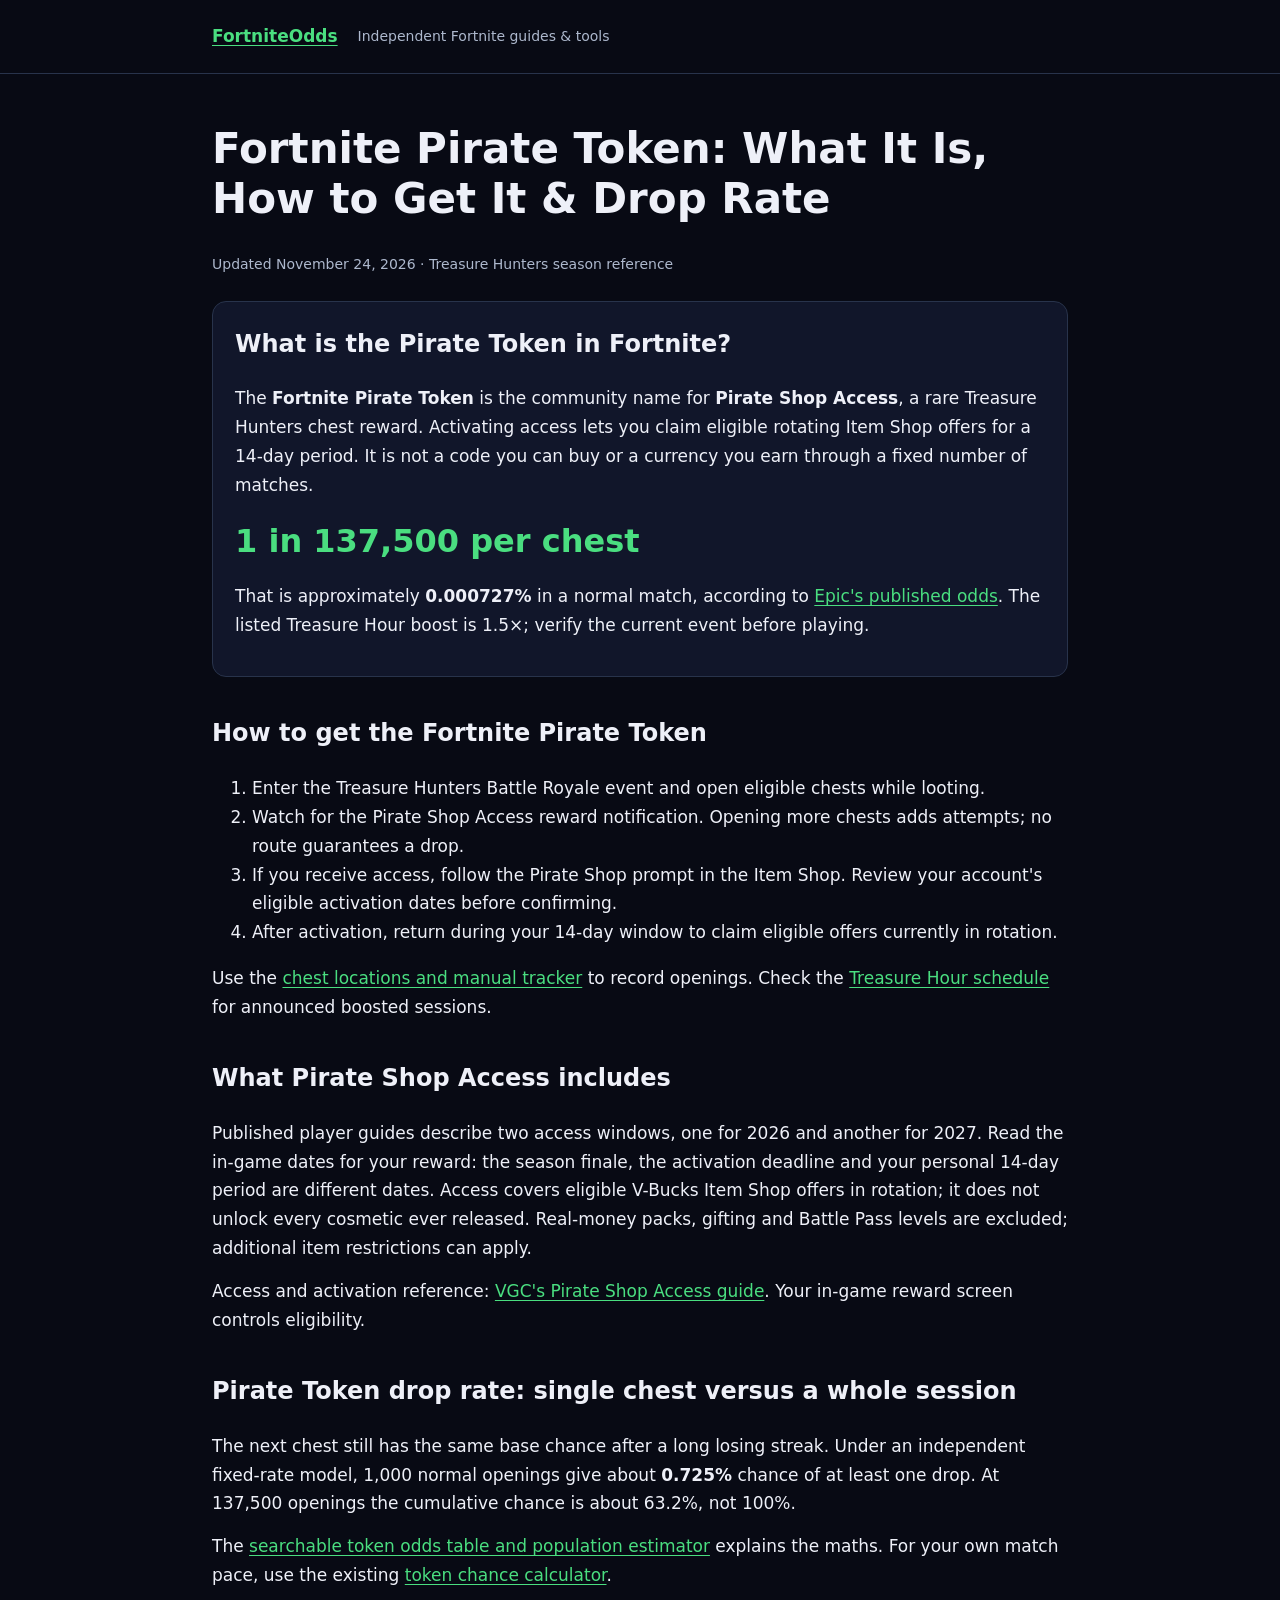
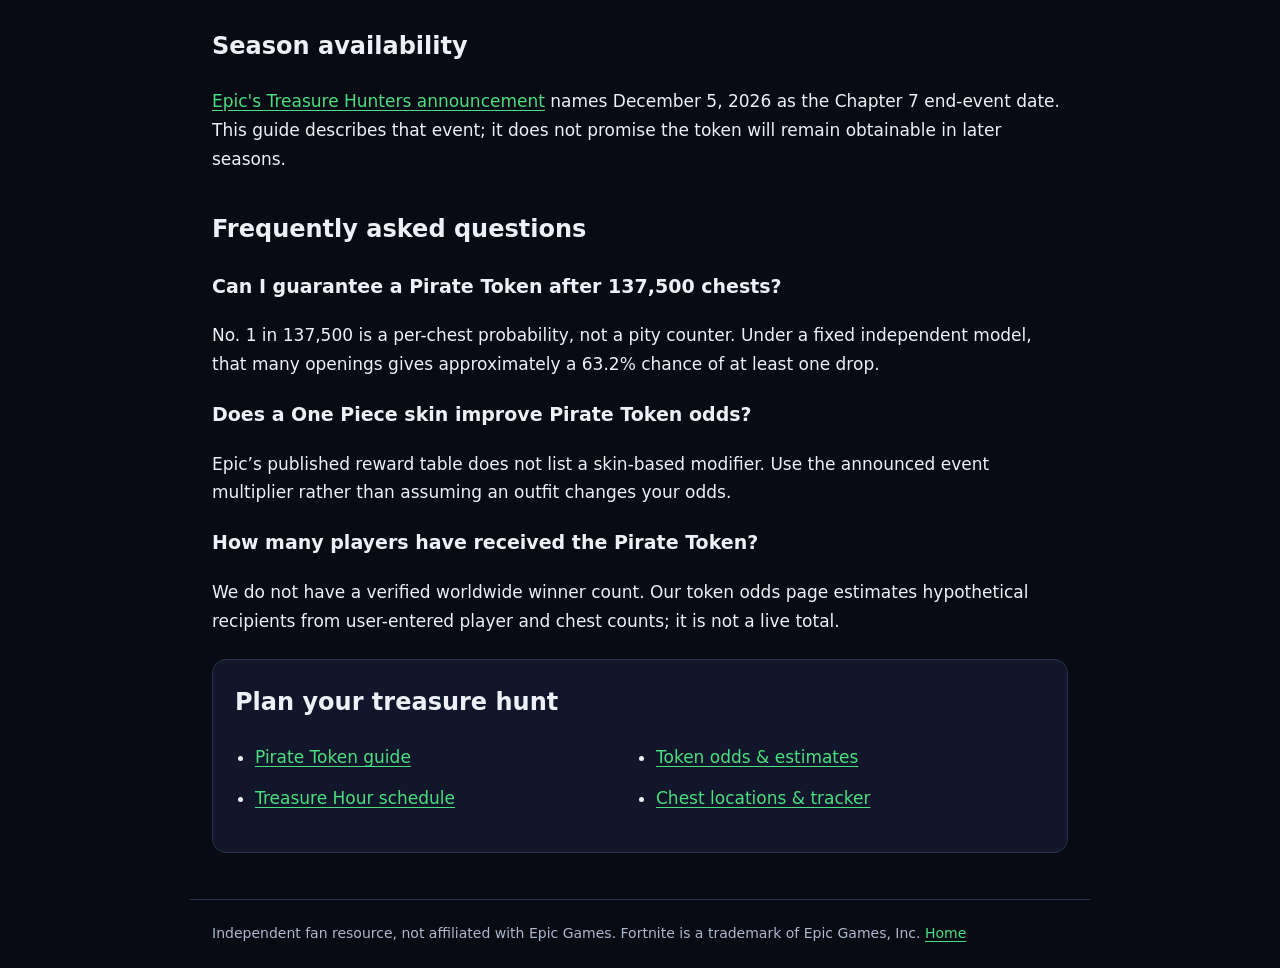
<file: fortnite-pirate-token/index.html>
<!doctype html><html lang="en"><head><meta charset="utf-8"><meta name="viewport" content="width=device-width,initial-scale=1"><title>Fortnite Pirate Token: What It Is, How to Get It & Drop Rate</title><meta name="description" content="What is the Fortnite Pirate Token? Learn how Pirate Shop Access drops, its 1 in 137,500 normal chest odds, how activation works, and what is excluded."><link rel="canonical" href="https://fortniteodds.xyz/fortnite-pirate-token/"><meta property="og:type" content="website"><meta property="og:title" content="Fortnite Pirate Token: What It Is, How to Get It & Drop Rate"><meta property="og:description" content="What is the Fortnite Pirate Token? Learn how Pirate Shop Access drops, its 1 in 137,500 normal chest odds, how activation works, and what is excluded."><meta property="og:url" content="https://fortniteodds.xyz/fortnite-pirate-token/"><link rel="icon" href="/favicon.svg"><link rel="stylesheet" href="/assets/guides.css"><script type="application/ld+json">{"@context":"https://schema.org","@graph":[{"@type":"WebPage","name":"Fortnite Pirate Token: What It Is, How to Get It & Drop Rate","url":"https://fortniteodds.xyz/fortnite-pirate-token/","description":"What is the Fortnite Pirate Token? Learn how Pirate Shop Access drops, its 1 in 137,500 normal chest odds, how activation works, and what is excluded.","dateModified":"2026-11-24"},{"@type":"BreadcrumbList","itemListElement":[{"@type":"ListItem","position":1,"name":"FortniteOdds","item":"https://fortniteodds.xyz/"},{"@type":"ListItem","position":2,"name":"Fortnite Pirate Token: What It Is, How to Get It & Drop Rate","item":"https://fortniteodds.xyz/fortnite-pirate-token/"}]},{"@type":"FAQPage","mainEntity":[{"@type":"Question","name":"Can I guarantee a Pirate Token after 137,500 chests?","acceptedAnswer":{"@type":"Answer","text":"No. 1 in 137,500 is a per-chest probability, not a pity counter. Under a fixed independent model, that many openings gives approximately a 63.2% chance of at least one drop."}},{"@type":"Question","name":"Does a One Piece skin improve Pirate Token odds?","acceptedAnswer":{"@type":"Answer","text":"Epic’s published reward table does not list a skin-based modifier. Use the announced event multiplier rather than assuming an outfit changes your odds."}},{"@type":"Question","name":"How many players have received the Pirate Token?","acceptedAnswer":{"@type":"Answer","text":"We do not have a verified worldwide winner count. Our token odds page estimates hypothetical recipients from user-entered player and chest counts; it is not a live total."}}]}]}</script><script async src="https://www.googletagmanager.com/gtag/js?id=G-TK6XWP6GH5"></script><script>window.dataLayer=window.dataLayer||[];function gtag(){dataLayer.push(arguments)}gtag('js',new Date());gtag('config','G-TK6XWP6GH5');</script><script defer src="/assets/guides.js"></script></head><body><header><div><a href="/">FortniteOdds</a><span>Independent Fortnite guides & tools</span></div></header><main><h1>Fortnite Pirate Token: What It Is, How to Get It & Drop Rate</h1><p class="stamp">Updated November 24, 2026 · Treasure Hunters season reference</p>
<section class="panel"><h2>What is the Pirate Token in Fortnite?</h2><p>The <strong>Fortnite Pirate Token</strong> is the community name for <strong>Pirate Shop Access</strong>, a rare Treasure Hunters chest reward. Activating access lets you claim eligible rotating Item Shop offers for a 14-day period. It is not a code you can buy or a currency you earn through a fixed number of matches.</p><p class="stat">1 in 137,500 per chest</p><p>That is approximately <strong>0.000727%</strong> in a normal match, according to <a href="https://www.epicgames.com/help/c-34254770/c-33726977/a14361627">Epic's published odds</a>. The listed Treasure Hour boost is 1.5×; verify the current event before playing.</p></section>
<h2>How to get the Fortnite Pirate Token</h2><ol><li>Enter the Treasure Hunters Battle Royale event and open eligible chests while looting.</li><li>Watch for the Pirate Shop Access reward notification. Opening more chests adds attempts; no route guarantees a drop.</li><li>If you receive access, follow the Pirate Shop prompt in the Item Shop. Review your account's eligible activation dates before confirming.</li><li>After activation, return during your 14-day window to claim eligible offers currently in rotation.</li></ol><p>Use the <a href="/fortnite-chest-tracker/">chest locations and manual tracker</a> to record openings. Check the <a href="/treasure-hour-fortnite/">Treasure Hour schedule</a> for announced boosted sessions.</p>
<h2>What Pirate Shop Access includes</h2><p>Published player guides describe two access windows, one for 2026 and another for 2027. Read the in-game dates for your reward: the season finale, the activation deadline and your personal 14-day period are different dates. Access covers eligible V-Bucks Item Shop offers in rotation; it does not unlock every cosmetic ever released. Real-money packs, gifting and Battle Pass levels are excluded; additional item restrictions can apply.</p><p>Access and activation reference: <a href="https://www.videogameschronicle.com/news/fortnite-pirate-shop-access-token-guide/">VGC's Pirate Shop Access guide</a>. Your in-game reward screen controls eligibility.</p>
<h2>Pirate Token drop rate: single chest versus a whole session</h2><p>The next chest still has the same base chance after a long losing streak. Under an independent fixed-rate model, 1,000 normal openings give about <strong>0.725%</strong> chance of at least one drop. At 137,500 openings the cumulative chance is about 63.2%, not 100%.</p><p>The <a href="/fortnite-token-odds/">searchable token odds table and population estimator</a> explains the maths. For your own match pace, use the existing <a href="/fortnite-token-chance/">token chance calculator</a>.</p>
<h2>Season availability</h2><p><a href="https://www.fortnite.com/news/fortnite-treasure-hunters-the-greatest-adventure-of-all-time">Epic's Treasure Hunters announcement</a> names December 5, 2026 as the Chapter 7 end-event date. This guide describes that event; it does not promise the token will remain obtainable in later seasons.</p><h2>Frequently asked questions</h2><h3>Can I guarantee a Pirate Token after 137,500 chests?</h3><p>No. 1 in 137,500 is a per-chest probability, not a pity counter. Under a fixed independent model, that many openings gives approximately a 63.2% chance of at least one drop.</p><h3>Does a One Piece skin improve Pirate Token odds?</h3><p>Epic’s published reward table does not list a skin-based modifier. Use the announced event multiplier rather than assuming an outfit changes your odds.</p><h3>How many players have received the Pirate Token?</h3><p>We do not have a verified worldwide winner count. Our token odds page estimates hypothetical recipients from user-entered player and chest counts; it is not a live total.</p><aside class="related" aria-label="Related guides"><h2>Plan your treasure hunt</h2><ul><li><a href="/fortnite-pirate-token/">Pirate Token guide</a></li><li><a href="/fortnite-token-odds/">Token odds & estimates</a></li><li><a href="/treasure-hour-fortnite/">Treasure Hour schedule</a></li><li><a href="/fortnite-chest-tracker/">Chest locations & tracker</a></li></ul></aside></main><footer>Independent fan resource, not affiliated with Epic Games. Fortnite is a trademark of Epic Games, Inc. <a href="/">Home</a></footer></body></html>
</file>
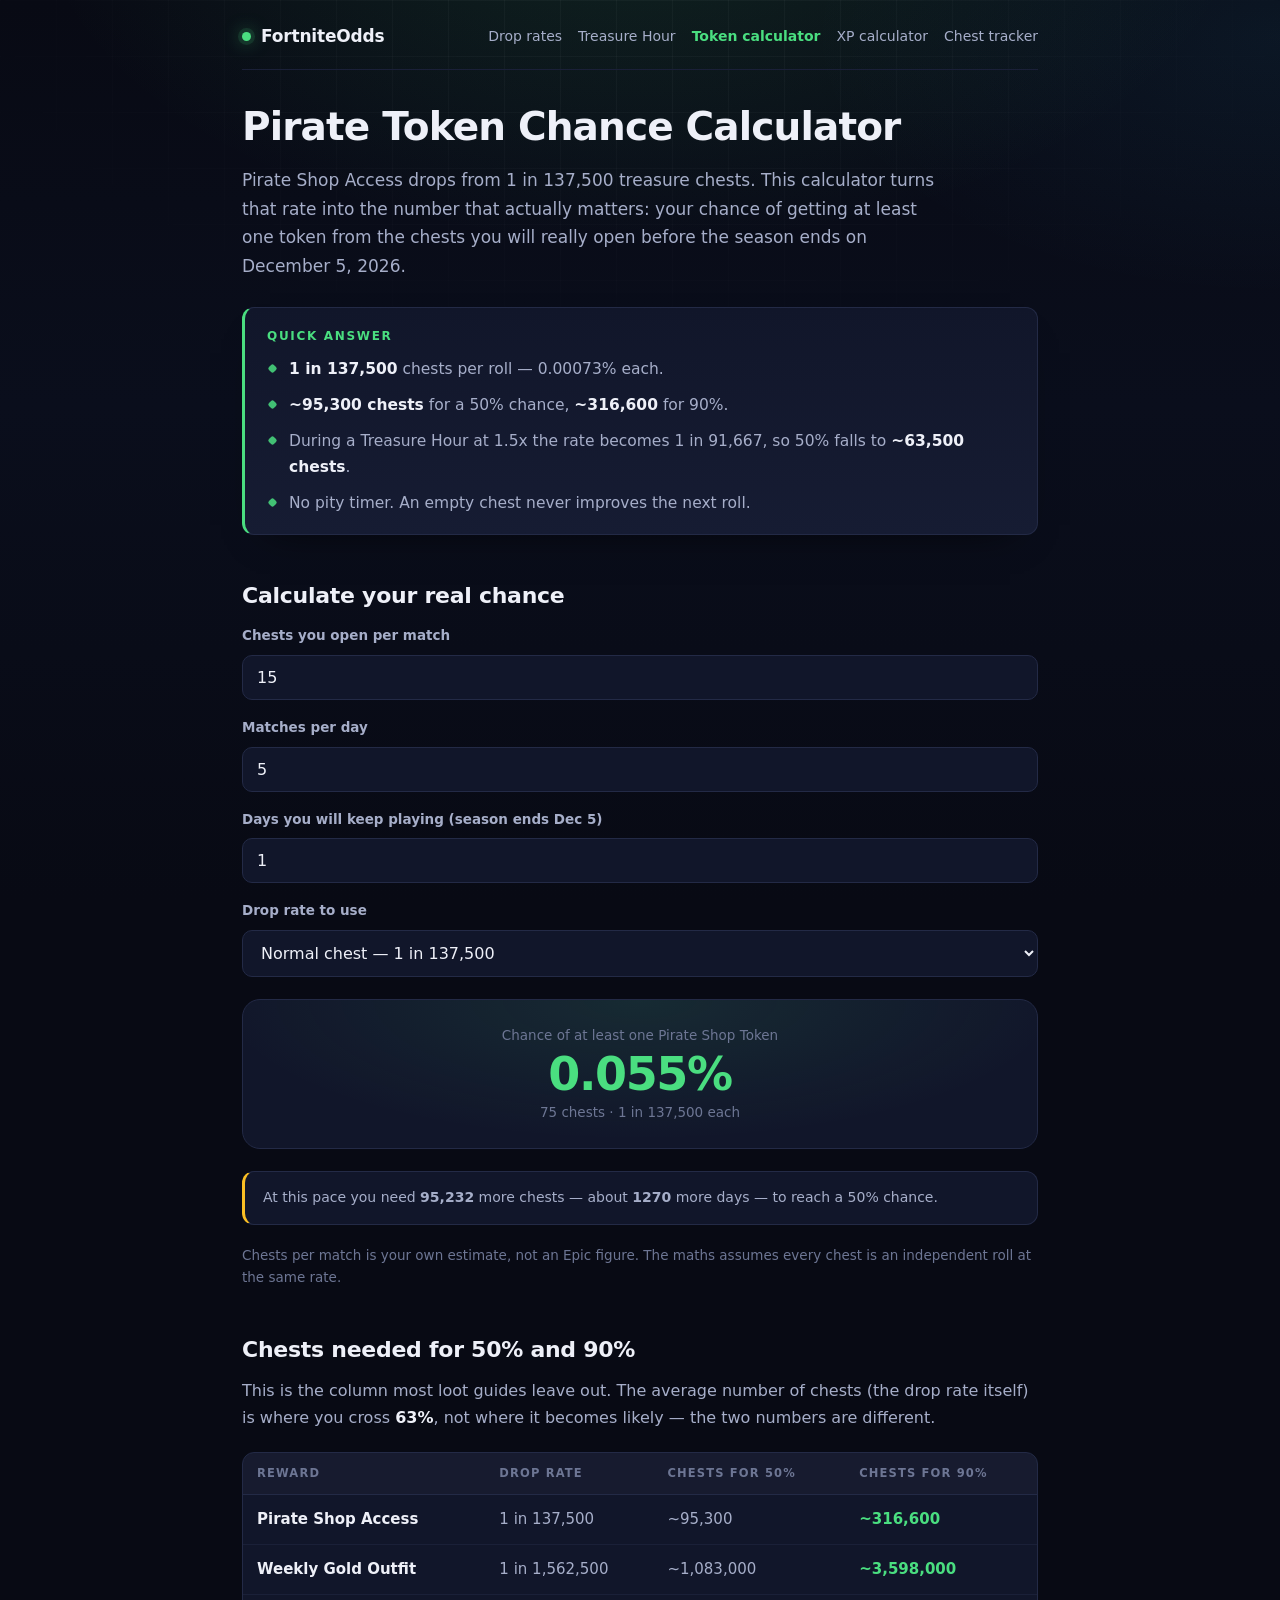
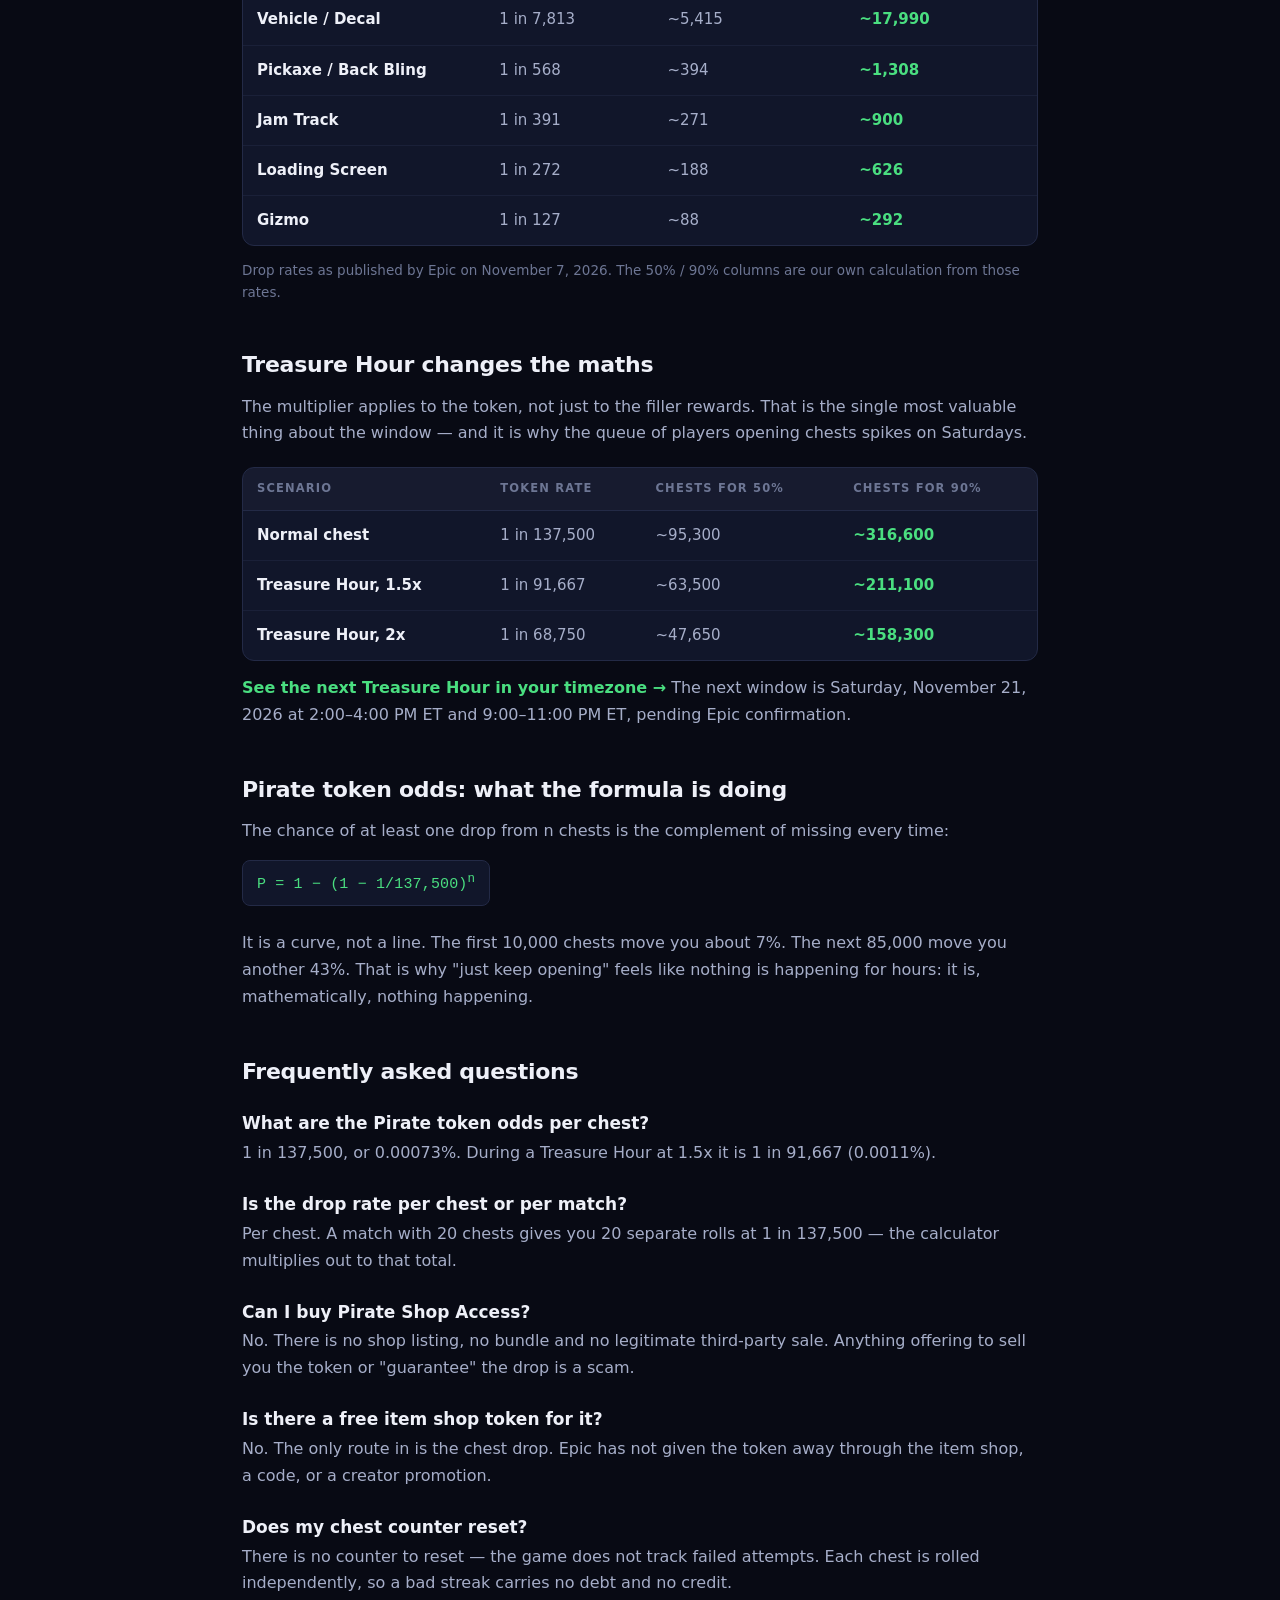
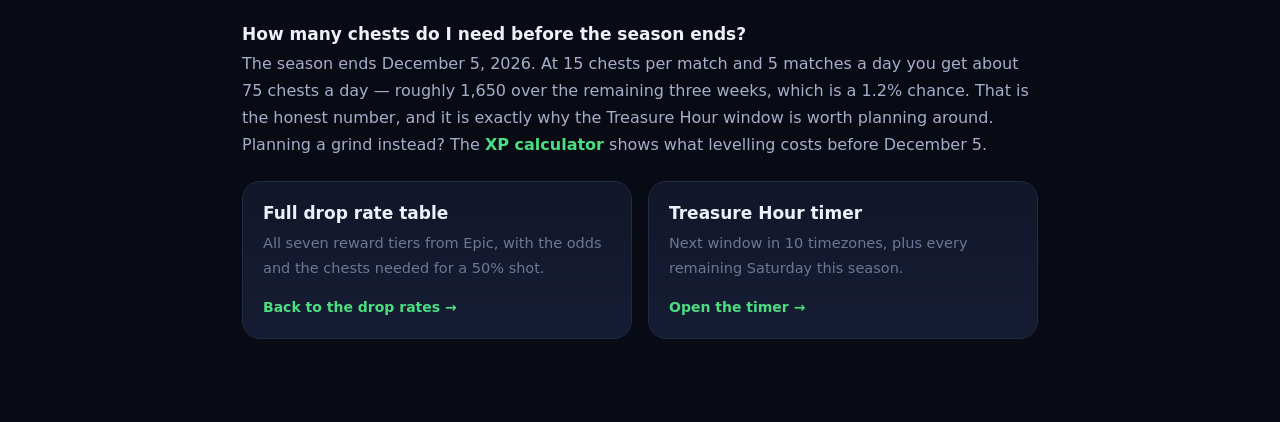
<file: fortnite-token-chance/index.html>
<!DOCTYPE html>
<html lang="en">
<head>
<meta charset="utf-8">
<meta name="viewport" content="width=device-width, initial-scale=1">
<meta name="theme-color" content="#080a14">
<link rel="icon" type="image/svg+xml" href="/favicon.svg">
<title>Pirate Token Chance Calculator - FortniteOdds</title>
<meta name="description" content="Enter the chests you actually open and see your real chance of getting Pirate Shop Access, at 1 in 137,500 or boosted 1.5x in a Treasure Hour. Chests needed for 50% and 90%.">
<link rel="canonical" href="https://fortniteodds.xyz/fortnite-token-chance/">
<style>
/* ============================================================
   FortniteOdds — self-contained stylesheet
   深色底 + 薄荷绿单色强调。首页与两个内页共用。
   ============================================================ */
:root{
  --bg:#080a14;
  --surface:#11162a;
  --surface-2:#161c33;
  --line:#232a46;
  --line-soft:#1a2038;
  --text:#eef0f8;
  --text-2:#a6aec9;
  --text-3:#6d7694;
  --accent:#4ade80;
  --accent-ink:#04220f;
  --accent-soft:rgba(74,222,128,.12);
  --accent-line:rgba(74,222,128,.35);
  --warn:#fbbf24;
  --radius:12px;
  --radius-lg:18px;
  --maxw:840px;
  --font:system-ui,-apple-system,"Segoe UI",Roboto,"Helvetica Neue","PingFang SC","Microsoft YaHei",sans-serif;
}
*,*::before,*::after{box-sizing:border-box}
html{-webkit-text-size-adjust:100%}
body{
  margin:0;font-family:var(--font);font-size:16px;line-height:1.68;
  color:var(--text);background:var(--bg);
  -webkit-font-smoothing:antialiased;text-rendering:optimizeLegibility;
}
/* 背景：顶部光晕 + 极淡网格（固定视口，滚动不跟着动） */
body::before{
  content:"";position:fixed;inset:0;z-index:-2;
  background:
    radial-gradient(900px 520px at 50% -12%, rgba(74,222,128,.13), transparent 68%),
    radial-gradient(760px 420px at 100% 4%, rgba(56,189,248,.07), transparent 62%),
    linear-gradient(180deg,#080a14 0%,#0a0e1c 45%,#080a14 100%);
}
body::after{
  content:"";position:fixed;inset:0;z-index:-1;pointer-events:none;
  background-image:
    linear-gradient(to right, rgba(255,255,255,.032) 1px, transparent 1px),
    linear-gradient(to bottom, rgba(255,255,255,.032) 1px, transparent 1px);
  background-size:56px 56px;
  -webkit-mask-image:radial-gradient(ellipse 78% 58% at 50% 0%, #000 18%, transparent 74%);
          mask-image:radial-gradient(ellipse 78% 58% at 50% 0%, #000 18%, transparent 74%);
}
::selection{background:rgba(74,222,128,.28);color:#fff}
:focus-visible{outline:2px solid var(--accent);outline-offset:3px;border-radius:4px}

/* ---------- 布局 ---------- */
.wrap{max-width:var(--maxw);margin:0 auto;padding:0 22px 72px}
header{padding:22px 0 18px;margin-bottom:34px;border-bottom:1px solid var(--line-soft)}
.logo{
  display:inline-flex;align-items:center;gap:10px;
  font-size:17px;font-weight:800;letter-spacing:-.01em;
  color:var(--text);text-decoration:none;transition:opacity .18s ease;
}
.logo::before{
  content:"";width:9px;height:9px;border-radius:50%;background:var(--accent);
  box-shadow:0 0 0 4px var(--accent-soft), 0 0 18px rgba(74,222,128,.75);
}
.logo:hover{opacity:.82}

/* ---------- 标题与正文 ---------- */
h1{
  margin:0 0 16px;font-size:clamp(26px,4.4vw,39px);line-height:1.2;
  font-weight:800;letter-spacing:-.022em;text-wrap:balance;
}
h2{
  margin:46px 0 14px;font-size:clamp(19px,2.4vw,22px);line-height:1.34;
  font-weight:700;letter-spacing:-.012em;text-wrap:balance;
}
h3{margin:0 0 6px;font-size:17px;line-height:1.4;font-weight:700}
p{margin:0 0 15px;color:var(--text-2)}
p strong,li strong{color:var(--text);font-weight:650}
h1 + p{font-size:17px;color:var(--text-2);max-width:64ch}
a{color:var(--accent);text-decoration:none}
a:hover{text-decoration:underline;text-underline-offset:3px}
ol,ul{margin:0 0 18px;padding-left:22px;color:var(--text-2)}
li{margin-bottom:9px}
li::marker{color:var(--text-3)}
main > p a{font-weight:600}

/* ---------- Quick answer ---------- */
.qa{
  position:relative;margin:26px 0 34px;padding:20px 22px 18px;
  background:linear-gradient(180deg,var(--surface),var(--surface-2));
  border:1px solid var(--line);border-left:3px solid var(--accent);
  border-radius:var(--radius);box-shadow:0 18px 40px -28px rgba(0,0,0,.9);
}
.qa h2{
  margin:0 0 12px;font-size:12px;font-weight:800;letter-spacing:.14em;
  text-transform:uppercase;color:var(--accent);
}
.qa ul{margin:0;padding:0;list-style:none}
.qa li{position:relative;margin:0 0 10px;padding-left:22px;font-size:15.5px;color:var(--text-2)}
.qa li:last-child{margin-bottom:0}
.qa li::before{
  content:"";position:absolute;left:2px;top:.62em;width:7px;height:7px;
  border-radius:2px;background:var(--accent);opacity:.85;transform:rotate(45deg);
}

/* ---------- 按钮 ---------- */
.btns{display:flex;flex-wrap:wrap;gap:12px;margin:28px 0 8px}
.btn{
  display:inline-flex;align-items:center;justify-content:center;gap:8px;
  padding:13px 22px;font-size:15px;font-weight:700;letter-spacing:-.005em;
  color:var(--accent-ink);background:var(--accent);border:1px solid var(--accent);
  border-radius:10px;box-shadow:0 12px 30px -14px rgba(74,222,128,.7);
  text-decoration:none;
  transition:transform .16s ease, box-shadow .16s ease, background .16s ease;
}
.btn:hover{
  background:#5be88d;transform:translateY(-1px);
  box-shadow:0 16px 36px -14px rgba(74,222,128,.85);text-decoration:none;
}
.btn:active{transform:translateY(0)}
.btn.alt{color:var(--text);background:rgba(255,255,255,.03);border:1px solid var(--line);box-shadow:none}
.btn.alt:hover{background:rgba(255,255,255,.06);border-color:var(--accent-line);box-shadow:0 12px 28px -18px rgba(0,0,0,.9)}

/* ---------- 表格 ---------- */
table{
  width:100%;margin:20px 0 14px;border-collapse:separate;border-spacing:0;
  font-size:15px;font-variant-numeric:tabular-nums;
  background:var(--surface);border:1px solid var(--line);
  border-radius:var(--radius);overflow:hidden;
}
thead th{
  padding:11px 14px;text-align:left;font-size:11.5px;font-weight:800;
  letter-spacing:.1em;text-transform:uppercase;color:var(--text-3);
  background:rgba(255,255,255,.025);border-bottom:1px solid var(--line);white-space:nowrap;
}
tbody td{padding:12px 14px;color:var(--text-2);border-bottom:1px solid var(--line-soft)}
tbody tr:last-child td{border-bottom:0}
tbody tr{transition:background .14s ease}
tbody tr:hover{background:rgba(74,222,128,.05)}
tbody td:first-child{color:var(--text);font-weight:600}
tbody td:last-child{color:var(--accent);font-weight:600}
tbody td:nth-child(2){font-variant-numeric:tabular-nums}

/* ---------- 工具卡片 ---------- */
.cards{display:grid;gap:16px;grid-template-columns:1fr 1fr;margin:22px 0 10px}
.card{
  position:relative;display:flex;flex-direction:column;padding:20px 20px 18px;
  background:linear-gradient(180deg,var(--surface),var(--surface-2));
  border:1px solid var(--line);border-radius:var(--radius-lg);
  transition:transform .18s ease, border-color .18s ease, box-shadow .18s ease;
}
.card:hover{
  transform:translateY(-3px);border-color:var(--accent-line);
  box-shadow:0 24px 48px -30px rgba(0,0,0,1), 0 0 0 1px rgba(74,222,128,.08);
}
.card p{font-size:14.5px;color:var(--text-3);margin-bottom:16px}
.card a{margin-top:auto;font-size:14px;font-weight:700;color:var(--accent);text-decoration:none}
.card a:hover{text-decoration:underline;text-underline-offset:3px}

/* ---------- 公式 ---------- */
code{
  display:inline-block;padding:8px 14px;max-width:100%;overflow-x:auto;
  font-family:ui-monospace,SFMono-Regular,Menlo,Consolas,monospace;
  font-size:15px;letter-spacing:.01em;color:var(--accent);
  background:var(--surface);border:1px solid var(--line);border-radius:8px;
}

/* ---------- FAQ ---------- */
main > h3{margin-top:26px;margin-bottom:4px;color:var(--text)}
main > h3 + p{margin-bottom:0}

/* ---------- 辅助文字 / 页脚 ---------- */
.mu{font-size:13.5px;line-height:1.62;color:var(--text-3)}
footer{margin-top:56px;padding-top:22px;border-top:1px solid var(--line-soft);font-size:13px;color:var(--text-3)}
footer p{margin:0 0 8px;font-size:13px;color:var(--text-3)}
footer p:last-child{margin-bottom:0}
footer strong{color:var(--text-2);font-weight:700}
footer a{color:var(--text-2);text-decoration:none}
footer a:hover{color:var(--accent)}

/* ============================================================
   内页组件（计算器 / 时间表页用，首页不出现）
   ============================================================ */
.field{display:grid;gap:8px;margin:0 0 16px}
.field label{font-size:13.5px;font-weight:700;color:var(--text-2)}
.field input,.field select{
  width:100%;padding:12px 14px;font-family:inherit;font-size:16px;color:var(--text);
  background:var(--surface);border:1px solid var(--line);border-radius:10px;
  transition:border-color .16s ease, background .16s ease;
}
.field input:hover,.field select:hover{border-color:#2c3454}
.field input:focus,.field select:focus{outline:none;border-color:var(--accent);background:var(--surface-2)}
.result{
  margin:22px 0;padding:22px;text-align:center;
  background:radial-gradient(600px 200px at 50% 0%, rgba(74,222,128,.1), transparent 70%), var(--surface);
  border:1px solid var(--line);border-radius:var(--radius-lg);
}
.result strong{
  display:block;font-size:clamp(32px,7vw,46px);line-height:1.1;font-weight:800;
  letter-spacing:-.03em;color:var(--accent);font-variant-numeric:tabular-nums;
}
.countdown{display:grid;grid-template-columns:repeat(4,1fr);gap:12px;margin:22px 0}
.countdown-unit{padding:16px 10px;text-align:center;background:var(--surface);border:1px solid var(--line);border-radius:var(--radius)}
.countdown-unit b{display:block;font-size:clamp(22px,5vw,30px);font-weight:800;letter-spacing:-.02em;color:var(--text);font-variant-numeric:tabular-nums}
.countdown-unit span{display:block;margin-top:2px;font-size:11px;font-weight:700;letter-spacing:.1em;text-transform:uppercase;color:var(--text-3)}
.badge{
  display:inline-flex;align-items:center;gap:6px;padding:4px 10px;border-radius:999px;
  font-size:12px;font-weight:700;letter-spacing:.02em;
  color:var(--accent);background:var(--accent-soft);border:1px solid var(--accent-line);
}
.badge.is-pending{color:var(--warn);background:rgba(251,191,36,.1);border-color:rgba(251,191,36,.35)}
.notice{
  margin:20px 0;padding:14px 18px;font-size:14px;color:var(--text-2);
  background:var(--surface);border:1px solid var(--line);
  border-left:3px solid var(--warn);border-radius:var(--radius);
}

/* ---------- 响应式 ---------- */
@media (max-width:640px){
  .wrap{padding:0 18px 56px}
  header{padding:18px 0 14px;margin-bottom:26px}
  h2{margin-top:38px}
  .btns{flex-direction:column}
  .btn{width:100%}
  .cards{grid-template-columns:1fr}
  .countdown{grid-template-columns:repeat(2,1fr)}
  table{display:block;overflow-x:auto;-webkit-overflow-scrolling:touch;font-size:14px}
  thead th,tbody td{padding:10px 12px;white-space:nowrap}
}
@media (prefers-reduced-motion:reduce){
  *{transition:none !important;animation:none !important}
  .btn:hover,.card:hover{transform:none}
}
@supports (scrollbar-width:thin){
  *{scrollbar-width:thin;scrollbar-color:var(--line) transparent}
}

/* Shared tool navigation */
header{display:flex;align-items:center;flex-wrap:wrap;gap:14px 22px}
header nav{display:flex;flex-wrap:wrap;gap:10px 16px;margin-left:auto;font-size:14px}
header nav a{color:var(--text-2);white-space:nowrap}
header nav a.on{color:var(--accent);font-weight:600}
@media(max-width:640px){header nav{width:100%;margin-left:0}}
</style>
<script async src="https://www.googletagmanager.com/gtag/js?id=G-TK6XWP6GH5"></script>
<script>window.dataLayer=window.dataLayer||[];function gtag(){dataLayer.push(arguments);}gtag('js',new Date());gtag('config','G-TK6XWP6GH5');</script>
</head>
<body>
<div class="wrap">
<header><a class="logo" href="/">FortniteOdds</a>
<nav>
  <a href="/">Drop rates</a>
  <a href="/fortnite-treasure-hour/">Treasure Hour</a>
  <a href="/fortnite-token-chance/" class="on" aria-current="page">Token calculator</a>
  <a href="/fortnite-xp-calculator/">XP calculator</a>
  <a href="/fortnite-chest-tracker/">Chest tracker</a>
</nav>
</header>
<main>
<h1>Pirate Token Chance Calculator</h1>
<p>Pirate Shop Access drops from 1 in 137,500 treasure chests. This calculator turns that rate into the number that actually matters: your chance of getting at least one token from the chests you will really open before the season ends on December 5, 2026.</p>

<div class="qa">
<h2>Quick answer</h2>
<ul>
<li><strong>1 in 137,500</strong> chests per roll — 0.00073% each.</li>
<li><strong>~95,300 chests</strong> for a 50% chance, <strong>~316,600</strong> for 90%.</li>
<li>During a Treasure Hour at 1.5x the rate becomes 1 in 91,667, so 50% falls to <strong>~63,500 chests</strong>.</li>
<li>No pity timer. An empty chest never improves the next roll.</li>
</ul>
</div>

<h2 id="calculator">Calculate your real chance</h2>
<div class="field">
<label for="chests">Chests you open per match</label>
<input id="chests" type="number" min="0" max="200" step="1" value="15" inputmode="numeric">
</div>
<div class="field">
<label for="matches">Matches per day</label>
<input id="matches" type="number" min="0" max="100" step="1" value="5" inputmode="numeric">
</div>
<div class="field">
<label for="days">Days you will keep playing (season ends Dec 5)</label>
<input id="days" type="number" min="0" max="365" step="1" inputmode="numeric">
</div>
<div class="field">
<label for="mode">Drop rate to use</label>
<select id="mode">
<option value="137500">Normal chest — 1 in 137,500</option>
<option value="91667">Treasure Hour 1.5x — 1 in 91,667</option>
<option value="68750">Treasure Hour 2x — 1 in 68,750</option>
</select>
</div>

<div class="result" aria-live="polite">
<span class="mu">Chance of at least one Pirate Shop Token</span>
<strong id="pct">—</strong>
<span class="mu" id="detail"></span>
</div>

<div class="notice" id="gap"></div>

<p class="mu">Chests per match is your own estimate, not an Epic figure. The maths assumes every chest is an independent roll at the same rate.</p>

<h2>Chests needed for 50% and 90%</h2>
<p>This is the column most loot guides leave out. The average number of chests (the drop rate itself) is where you cross <strong>63%</strong>, not where it becomes likely — the two numbers are different.</p>
<table>
<thead><tr><th>Reward</th><th>Drop rate</th><th>Chests for 50%</th><th>Chests for 90%</th></tr></thead>
<tbody>
<tr><td>Pirate Shop Access</td><td>1 in 137,500</td><td>~95,300</td><td>~316,600</td></tr>
<tr><td>Weekly Gold Outfit</td><td>1 in 1,562,500</td><td>~1,083,000</td><td>~3,598,000</td></tr>
<tr><td>Vehicle / Decal</td><td>1 in 7,813</td><td>~5,415</td><td>~17,990</td></tr>
<tr><td>Pickaxe / Back Bling</td><td>1 in 568</td><td>~394</td><td>~1,308</td></tr>
<tr><td>Jam Track</td><td>1 in 391</td><td>~271</td><td>~900</td></tr>
<tr><td>Loading Screen</td><td>1 in 272</td><td>~188</td><td>~626</td></tr>
<tr><td>Gizmo</td><td>1 in 127</td><td>~88</td><td>~292</td></tr>
</tbody>
</table>
<p class="mu">Drop rates as published by Epic on November 7, 2026. The 50% / 90% columns are our own calculation from those rates.</p>

<h2>Treasure Hour changes the maths</h2>
<p>The multiplier applies to the token, not just to the filler rewards. That is the single most valuable thing about the window — and it is why the queue of players opening chests spikes on Saturdays.</p>
<table>
<thead><tr><th>Scenario</th><th>Token rate</th><th>Chests for 50%</th><th>Chests for 90%</th></tr></thead>
<tbody>
<tr><td>Normal chest</td><td>1 in 137,500</td><td>~95,300</td><td>~316,600</td></tr>
<tr><td>Treasure Hour, 1.5x</td><td>1 in 91,667</td><td>~63,500</td><td>~211,100</td></tr>
<tr><td>Treasure Hour, 2x</td><td>1 in 68,750</td><td>~47,650</td><td>~158,300</td></tr>
</tbody>
</table>
<p><a href="/fortnite-treasure-hour/">See the next Treasure Hour in your timezone →</a> The next window is Saturday, November 21, 2026 at 2:00–4:00 PM ET and 9:00–11:00 PM ET, pending Epic confirmation.</p>

<h2>Pirate token odds: what the formula is doing</h2>
<p>The chance of at least one drop from n chests is the complement of missing every time:</p>
<p><code>P = 1 − (1 − 1/137,500)<sup>n</sup></code></p>
<p>It is a curve, not a line. The first 10,000 chests move you about 7%. The next 85,000 move you another 43%. That is why "just keep opening" feels like nothing is happening for hours: it is, mathematically, nothing happening.</p>

<h2>Frequently asked questions</h2>

<h3>What are the Pirate token odds per chest?</h3>
<p>1 in 137,500, or 0.00073%. During a Treasure Hour at 1.5x it is 1 in 91,667 (0.0011%).</p>

<h3>Is the drop rate per chest or per match?</h3>
<p>Per chest. A match with 20 chests gives you 20 separate rolls at 1 in 137,500 — the calculator multiplies out to that total.</p>

<h3>Can I buy Pirate Shop Access?</h3>
<p>No. There is no shop listing, no bundle and no legitimate third-party sale. Anything offering to sell you the token or "guarantee" the drop is a scam.</p>

<h3>Is there a free item shop token for it?</h3>
<p>No. The only route in is the chest drop. Epic has not given the token away through the item shop, a code, or a creator promotion.</p>

<h3>Does my chest counter reset?</h3>
<p>There is no counter to reset — the game does not track failed attempts. Each chest is rolled independently, so a bad streak carries no debt and no credit.</p>

<h3>How many chests do I need before the season ends?</h3>
<p>The season ends December 5, 2026. At 15 chests per match and 5 matches a day you get about 75 chests a day — roughly 1,650 over the remaining three weeks, which is a 1.2% chance. That is the honest number, and it is exactly why the Treasure Hour window is worth planning around.</p>
<p>Planning a grind instead? The <a href="/fortnite-xp-calculator/">XP calculator</a> shows what levelling costs before December 5.</p>

<div class="cards">
<div class="card">
<h3>Full drop rate table</h3>
<p>All seven reward tiers from Epic, with the odds and the chests needed for a 50% shot.</p>
<a href="/">Back to the drop rates →</a>
</div>
<div class="card">
<h3>Treasure Hour timer</h3>
<p>Next window in 10 timezones, plus every remaining Saturday this season.</p>
<a href="/fortnite-treasure-hour/">Open the timer →</a>
</div>
</div>
</main>
<script>
(function(){
  var c=document.getElementById('chests'),m=document.getElementById('matches'),
      d=document.getElementById('days'),s=document.getElementById('mode'),
      pct=document.getElementById('pct'),detail=document.getElementById('detail'),
      gap=document.getElementById('gap');
  function remainingDays(){
    var now = new Date();
    return Math.max(0, Math.round((Date.UTC(2026,11,5) -
      Date.UTC(now.getFullYear(),now.getMonth(),now.getDate())) / 86400000));
  }
  d.value = remainingDays();
  function fmtNum(n){return Math.round(n).toLocaleString('en-US')}
  function fmtPct(p){
    var v=p*100;
    if(v<=0)return '0%';
    if(v>=1)return v.toFixed(2)+'%';
    if(v>=0.01)return v.toFixed(3)+'%';
    return v.toFixed(4)+'%';
  }
  function update(){
    var per=Math.max(0,+c.value||0),mpd=Math.max(0,+m.value||0),
        dys=Math.max(0,+d.value||0),rate=1/(+s.value);
    var n=per*mpd*dys,p=1-Math.exp(n*Math.log1p(-rate));
    pct.textContent=fmtPct(p);
    detail.textContent=fmtNum(n)+' chests · 1 in '+fmtNum(1/rate)+' each';
    var need50=Math.log(0.5)/Math.log1p(-rate),need90=Math.log(0.1)/Math.log1p(-rate);
    var perDay=Math.max(1,per*mpd);
    if(n<need50){
      gap.innerHTML='At this pace you need <strong>'+fmtNum(need50-n)+'</strong> more chests — about <strong>'+Math.ceil((need50-n)/perDay)+'</strong> more days — to reach a 50% chance.';
    }else if(n<need90){
      gap.innerHTML='You are past the 50% mark. <strong>'+fmtNum(need90-n)+'</strong> more chests takes you to 90%.';
    }else{
      gap.innerHTML='Past a 90% chance. About <strong>'+fmtPct(1-p)+'</strong> of players opening this many chests would still have nothing.';
    }
  }
  [c,m,d].forEach(function(el){el.addEventListener('input',update)});
  s.addEventListener('change',update);
  update();
})();
</script>
</div>
</body>
</html>
</file>
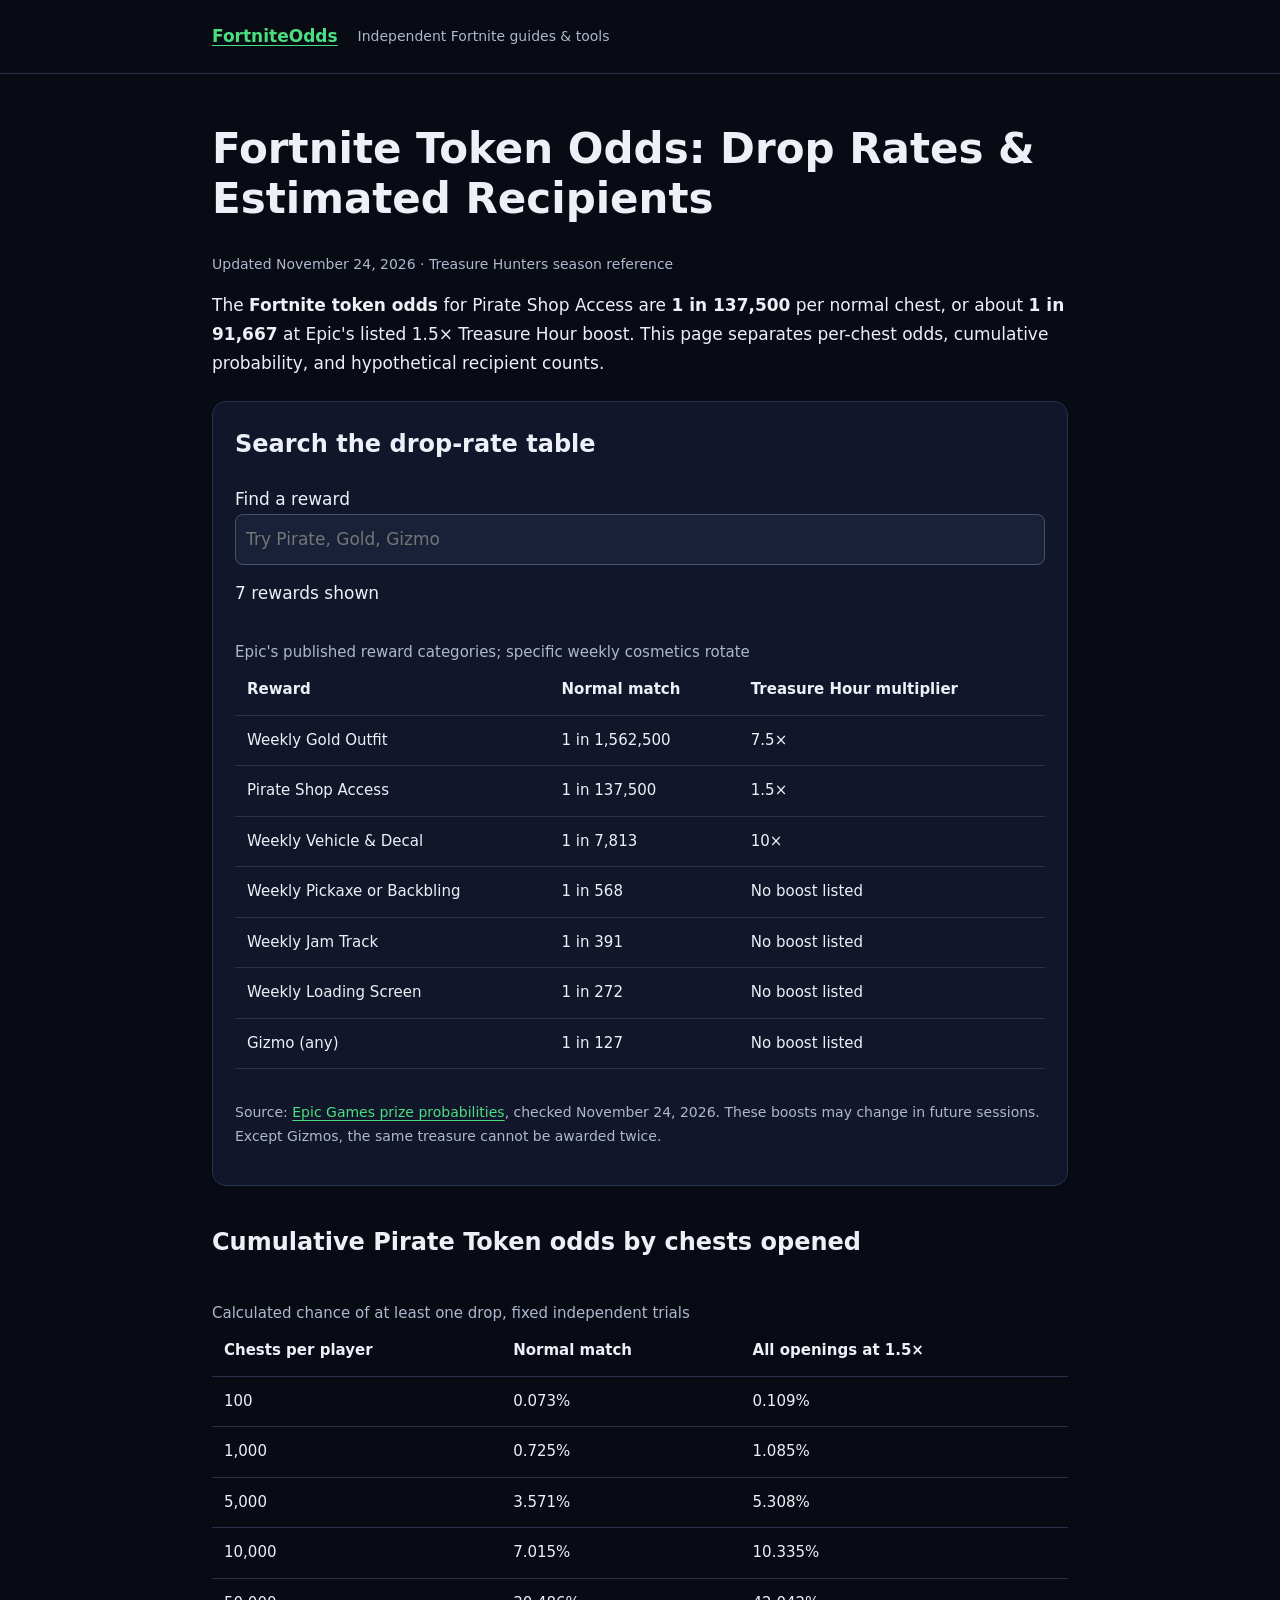
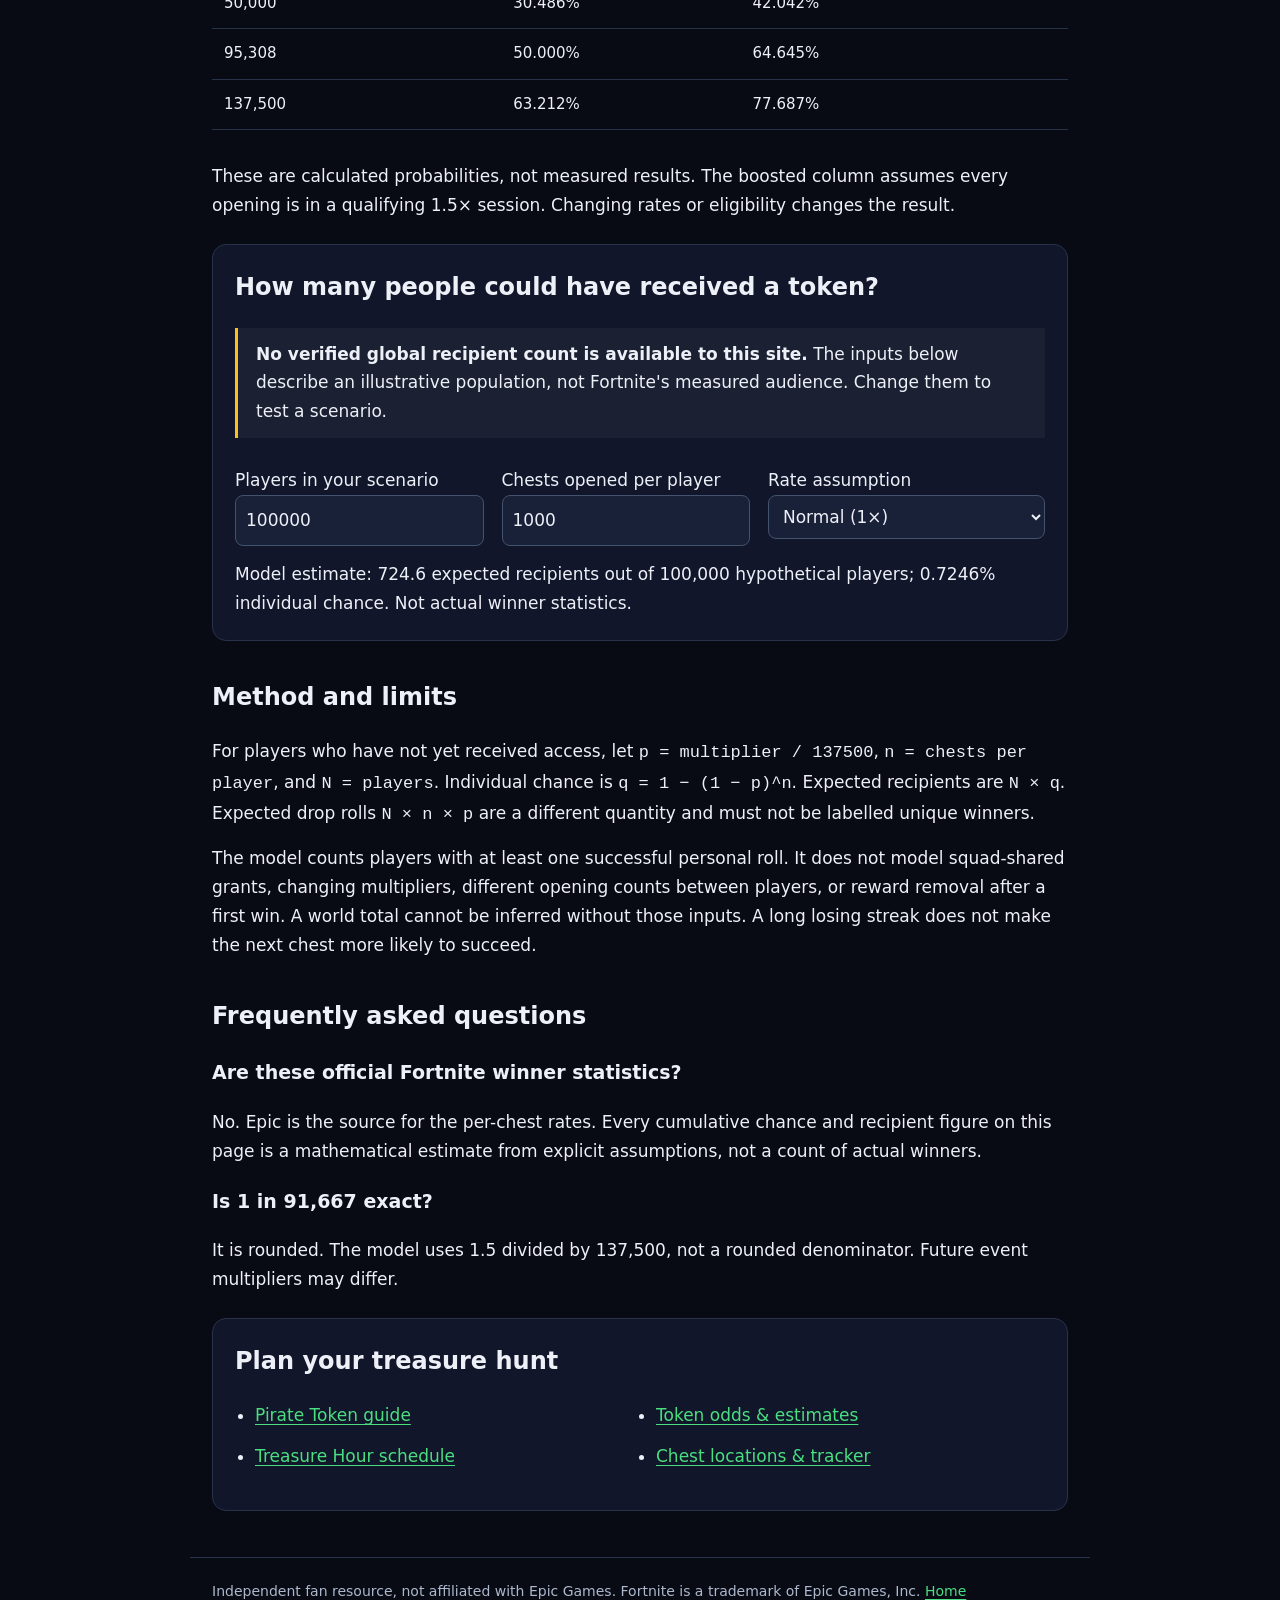
<file: fortnite-token-odds/index.html>
<!doctype html><html lang="en"><head><meta charset="utf-8"><meta name="viewport" content="width=device-width,initial-scale=1"><title>Fortnite Token Odds: Drop Rates & Estimated Recipients</title><meta name="description" content="Search Fortnite reward drop rates, compare Pirate Token cumulative odds, and estimate recipients from a hypothetical number of players and chest openings."><link rel="canonical" href="https://fortniteodds.xyz/fortnite-token-odds/"><meta property="og:type" content="website"><meta property="og:title" content="Fortnite Token Odds: Drop Rates & Estimated Recipients"><meta property="og:description" content="Search Fortnite reward drop rates, compare Pirate Token cumulative odds, and estimate recipients from a hypothetical number of players and chest openings."><meta property="og:url" content="https://fortniteodds.xyz/fortnite-token-odds/"><link rel="icon" href="/favicon.svg"><link rel="stylesheet" href="/assets/guides.css"><script type="application/ld+json">{"@context":"https://schema.org","@graph":[{"@type":"WebPage","name":"Fortnite Token Odds: Drop Rates & Estimated Recipients","url":"https://fortniteodds.xyz/fortnite-token-odds/","description":"Search Fortnite reward drop rates, compare Pirate Token cumulative odds, and estimate recipients from a hypothetical number of players and chest openings.","dateModified":"2026-11-24"},{"@type":"BreadcrumbList","itemListElement":[{"@type":"ListItem","position":1,"name":"FortniteOdds","item":"https://fortniteodds.xyz/"},{"@type":"ListItem","position":2,"name":"Fortnite Token Odds: Drop Rates & Estimated Recipients","item":"https://fortniteodds.xyz/fortnite-token-odds/"}]},{"@type":"FAQPage","mainEntity":[{"@type":"Question","name":"Are these official Fortnite winner statistics?","acceptedAnswer":{"@type":"Answer","text":"No. Epic is the source for the per-chest rates. Every cumulative chance and recipient figure on this page is a mathematical estimate from explicit assumptions, not a count of actual winners."}},{"@type":"Question","name":"Is 1 in 91,667 exact?","acceptedAnswer":{"@type":"Answer","text":"It is rounded. The model uses 1.5 divided by 137,500, not a rounded denominator. Future event multipliers may differ."}}]}]}</script><script async src="https://www.googletagmanager.com/gtag/js?id=G-TK6XWP6GH5"></script><script>window.dataLayer=window.dataLayer||[];function gtag(){dataLayer.push(arguments)}gtag('js',new Date());gtag('config','G-TK6XWP6GH5');</script><script defer src="/assets/guides.js"></script></head><body><header><div><a href="/">FortniteOdds</a><span>Independent Fortnite guides & tools</span></div></header><main><h1>Fortnite Token Odds: Drop Rates & Estimated Recipients</h1><p class="stamp">Updated November 24, 2026 · Treasure Hunters season reference</p>
<p>The <strong>Fortnite token odds</strong> for Pirate Shop Access are <strong>1 in 137,500</strong> per normal chest, or about <strong>1 in 91,667</strong> at Epic's listed 1.5× Treasure Hour boost. This page separates per-chest odds, cumulative probability, and hypothetical recipient counts.</p>
<section class="panel"><h2>Search the drop-rate table</h2><label for="reward-search">Find a reward<input id="reward-search" type="search" placeholder="Try Pirate, Gold, Gizmo"></label><p id="search-count" role="status">7 rewards shown</p><div id="reward-table"><div class="table-wrap"><table><caption>Epic's published reward categories; specific weekly cosmetics rotate</caption><thead><tr><th>Reward</th><th>Normal match</th><th>Treasure Hour multiplier</th></tr></thead><tbody><tr><td>Weekly Gold Outfit</td><td>1 in 1,562,500</td><td>7.5×</td></tr><tr><td>Pirate Shop Access</td><td>1 in 137,500</td><td>1.5×</td></tr><tr><td>Weekly Vehicle & Decal</td><td>1 in 7,813</td><td>10×</td></tr><tr><td>Weekly Pickaxe or Backbling</td><td>1 in 568</td><td>No boost listed</td></tr><tr><td>Weekly Jam Track</td><td>1 in 391</td><td>No boost listed</td></tr><tr><td>Weekly Loading Screen</td><td>1 in 272</td><td>No boost listed</td></tr><tr><td>Gizmo (any)</td><td>1 in 127</td><td>No boost listed</td></tr></tbody></table></div><p class="muted">Source: <a href="https://www.epicgames.com/help/c-34254770/c-33726977/a14361627">Epic Games prize probabilities</a>, checked November 24, 2026. These boosts may change in future sessions. Except Gizmos, the same treasure cannot be awarded twice.</p></div></section>
<h2>Cumulative Pirate Token odds by chests opened</h2><div class="table-wrap"><table><caption>Calculated chance of at least one drop, fixed independent trials</caption><thead><tr><th>Chests per player</th><th>Normal match</th><th>All openings at 1.5×</th></tr></thead><tbody><tr><td>100</td><td>0.073%</td><td>0.109%</td></tr><tr><td>1,000</td><td>0.725%</td><td>1.085%</td></tr><tr><td>5,000</td><td>3.571%</td><td>5.308%</td></tr><tr><td>10,000</td><td>7.015%</td><td>10.335%</td></tr><tr><td>50,000</td><td>30.486%</td><td>42.042%</td></tr><tr><td>95,308</td><td>50.000%</td><td>64.645%</td></tr><tr><td>137,500</td><td>63.212%</td><td>77.687%</td></tr></tbody></table></div><p>These are calculated probabilities, not measured results. The boosted column assumes every opening is in a qualifying 1.5× session. Changing rates or eligibility changes the result.</p>
<section class="panel" id="recipient-estimator"><h2>How many people could have received a token?</h2><p class="warning"><strong>No verified global recipient count is available to this site.</strong> The inputs below describe an illustrative population, not Fortnite's measured audience. Change them to test a scenario.</p><div class="fields"><label>Players in your scenario<input id="players" type="number" min="0" max="1000000000" step="1" value="100000"></label><label>Chests opened per player<input id="chests" type="number" min="0" max="1000000000" step="1" value="1000"></label><label>Rate assumption<select id="multiplier"><option value="1">Normal (1×)</option><option value="1.5">Listed Treasure Hour (1.5×)</option></select></label></div><output id="estimate" aria-live="polite">Illustrative baseline: 100,000 players opening 1,000 normal chests each gives about 725 expected recipients and a 0.725% individual chance.</output><noscript><p>Enable JavaScript to change the scenario. The drop-rate and cumulative tables above work without it.</p></noscript></section>
<h2>Method and limits</h2><p>For players who have not yet received access, let <code>p = multiplier / 137500</code>, <code>n = chests per player</code>, and <code>N = players</code>. Individual chance is <code>q = 1 − (1 − p)^n</code>. Expected recipients are <code>N × q</code>. Expected drop rolls <code>N × n × p</code> are a different quantity and must not be labelled unique winners.</p><p>The model counts players with at least one successful personal roll. It does not model squad-shared grants, changing multipliers, different opening counts between players, or reward removal after a first win. A world total cannot be inferred without those inputs. A long losing streak does not make the next chest more likely to succeed.</p><h2>Frequently asked questions</h2><h3>Are these official Fortnite winner statistics?</h3><p>No. Epic is the source for the per-chest rates. Every cumulative chance and recipient figure on this page is a mathematical estimate from explicit assumptions, not a count of actual winners.</p><h3>Is 1 in 91,667 exact?</h3><p>It is rounded. The model uses 1.5 divided by 137,500, not a rounded denominator. Future event multipliers may differ.</p><aside class="related" aria-label="Related guides"><h2>Plan your treasure hunt</h2><ul><li><a href="/fortnite-pirate-token/">Pirate Token guide</a></li><li><a href="/fortnite-token-odds/">Token odds & estimates</a></li><li><a href="/treasure-hour-fortnite/">Treasure Hour schedule</a></li><li><a href="/fortnite-chest-tracker/">Chest locations & tracker</a></li></ul></aside></main><footer>Independent fan resource, not affiliated with Epic Games. Fortnite is a trademark of Epic Games, Inc. <a href="/">Home</a></footer></body></html>
</file>
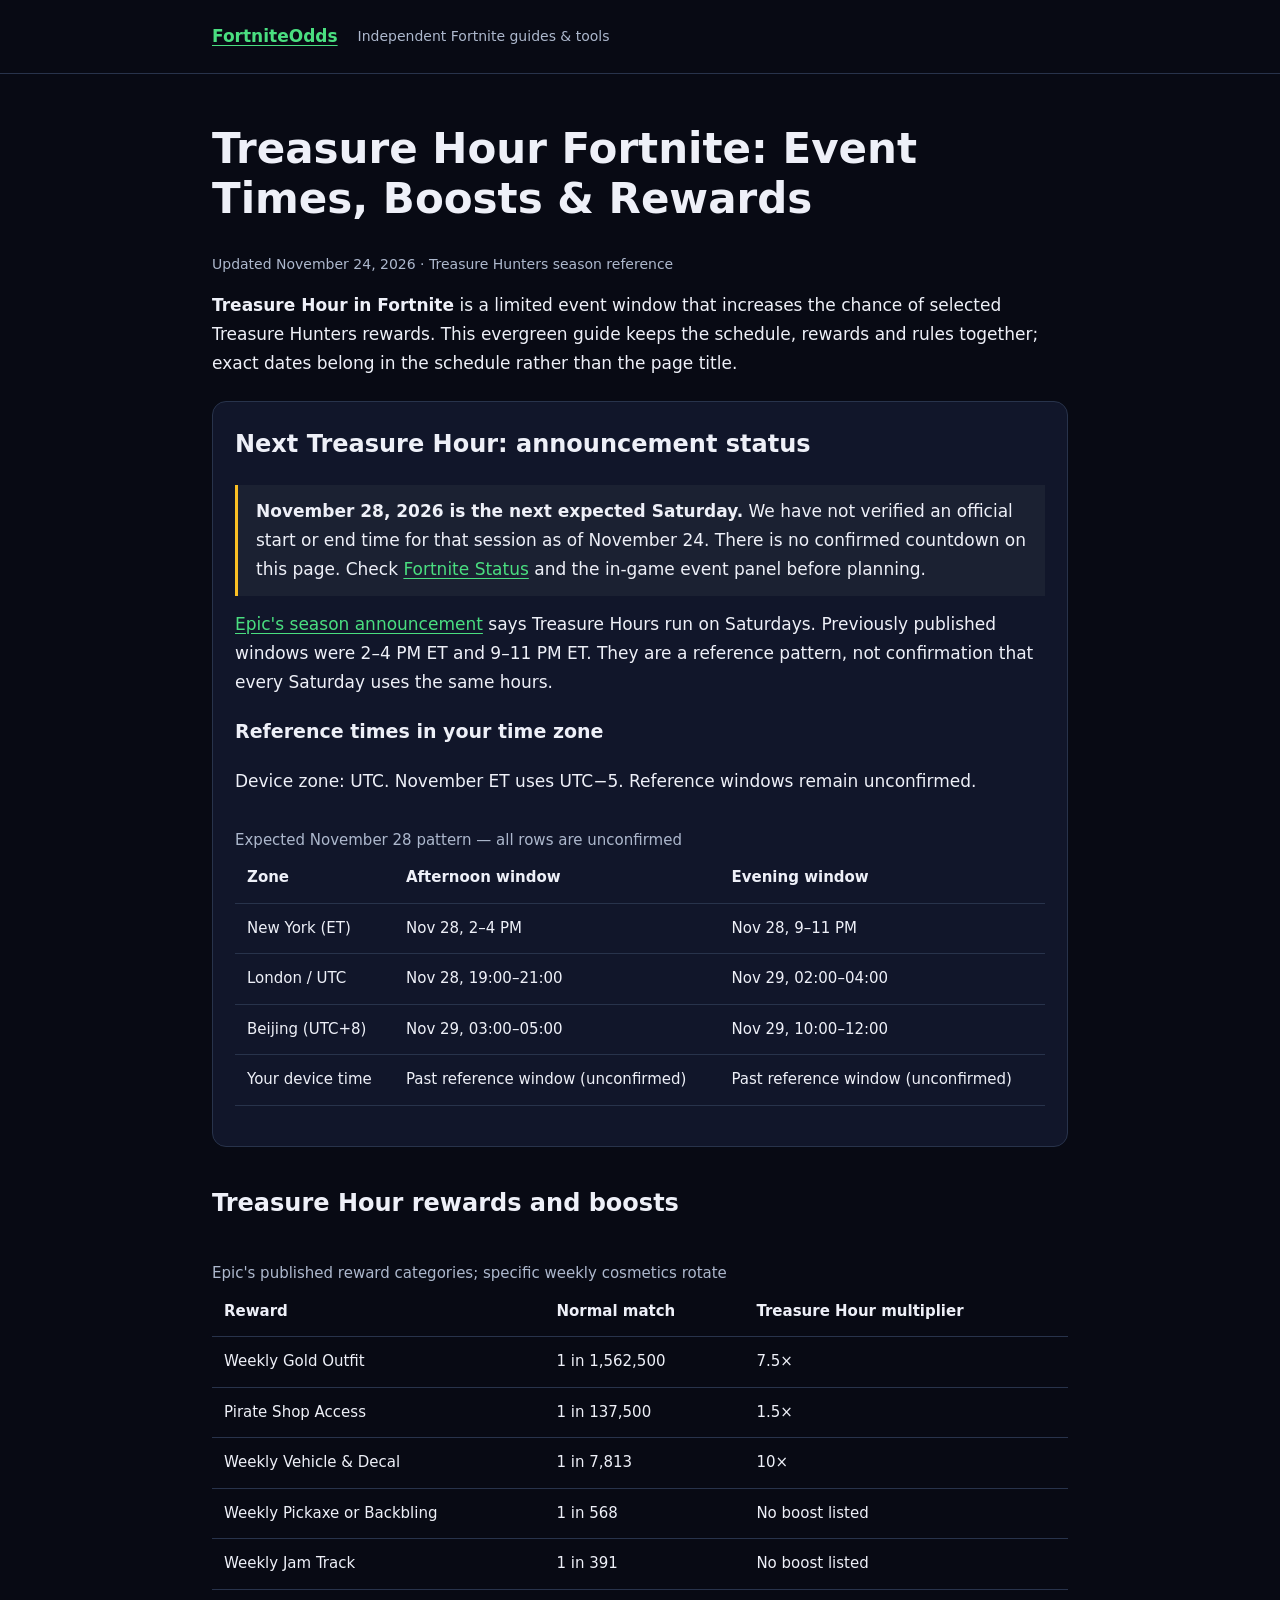
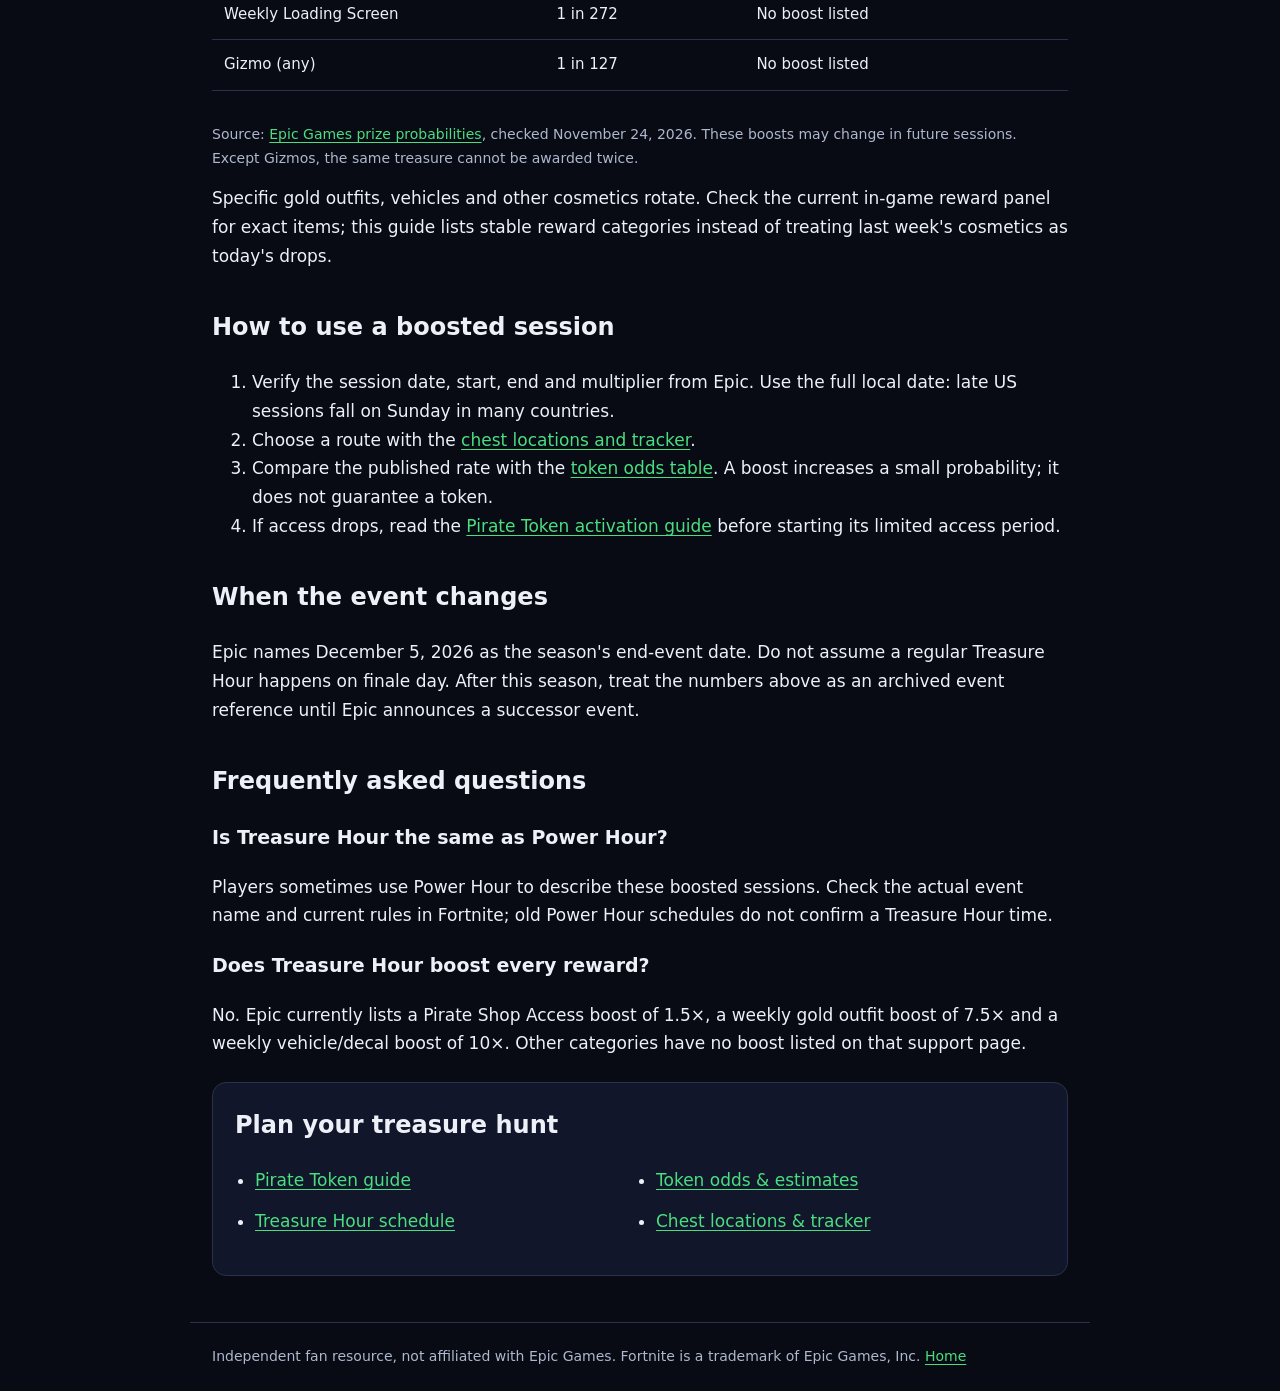
<file: fortnite-treasure-hour/index.html>
<!doctype html><html lang="en"><head><meta charset="utf-8"><meta name="viewport" content="width=device-width,initial-scale=1"><title>Treasure Hour Fortnite: Event Times, Boosts & Rewards</title><meta name="description" content="Check Treasure Hour Fortnite schedules, local time conversions and reward boosts. Separate announced sessions from expected times without stale countdowns."><link rel="canonical" href="https://fortniteodds.xyz/treasure-hour-fortnite/"><meta property="og:type" content="website"><meta property="og:title" content="Treasure Hour Fortnite: Event Times, Boosts & Rewards"><meta property="og:description" content="Check Treasure Hour Fortnite schedules, local time conversions and reward boosts. Separate announced sessions from expected times without stale countdowns."><meta property="og:url" content="https://fortniteodds.xyz/treasure-hour-fortnite/"><link rel="icon" href="/favicon.svg"><link rel="stylesheet" href="/assets/guides.css"><script type="application/ld+json">{"@context":"https://schema.org","@graph":[{"@type":"WebPage","name":"Treasure Hour Fortnite: Event Times, Boosts & Rewards","url":"https://fortniteodds.xyz/treasure-hour-fortnite/","description":"Check Treasure Hour Fortnite schedules, local time conversions and reward boosts. Separate announced sessions from expected times without stale countdowns.","dateModified":"2026-11-24"},{"@type":"BreadcrumbList","itemListElement":[{"@type":"ListItem","position":1,"name":"FortniteOdds","item":"https://fortniteodds.xyz/"},{"@type":"ListItem","position":2,"name":"Treasure Hour Fortnite: Event Times, Boosts & Rewards","item":"https://fortniteodds.xyz/treasure-hour-fortnite/"}]},{"@type":"FAQPage","mainEntity":[{"@type":"Question","name":"Is Treasure Hour the same as Power Hour?","acceptedAnswer":{"@type":"Answer","text":"Players sometimes use Power Hour to describe these boosted sessions. Check the actual event name and current rules in Fortnite; old Power Hour schedules do not confirm a Treasure Hour time."}},{"@type":"Question","name":"Does Treasure Hour boost every reward?","acceptedAnswer":{"@type":"Answer","text":"No. Epic currently lists a Pirate Shop Access boost of 1.5×, a weekly gold outfit boost of 7.5× and a weekly vehicle/decal boost of 10×. Other categories have no boost listed on that support page."}}]}]}</script><script async src="https://www.googletagmanager.com/gtag/js?id=G-TK6XWP6GH5"></script><script>window.dataLayer=window.dataLayer||[];function gtag(){dataLayer.push(arguments)}gtag('js',new Date());gtag('config','G-TK6XWP6GH5');</script><script defer src="/assets/guides.js"></script></head><body><header><div><a href="/">FortniteOdds</a><span>Independent Fortnite guides & tools</span></div></header><main><h1>Treasure Hour Fortnite: Event Times, Boosts & Rewards</h1><p class="stamp">Updated November 24, 2026 · Treasure Hunters season reference</p>
<p><strong>Treasure Hour in Fortnite</strong> is a limited event window that increases the chance of selected Treasure Hunters rewards. This evergreen guide keeps the schedule, rewards and rules together; exact dates belong in the schedule rather than the page title.</p>
<section class="panel"><h2>Next Treasure Hour: announcement status</h2><p class="warning"><strong>November 28, 2026 is the next expected Saturday.</strong> We have not verified an official start or end time for that session as of November 24. There is no confirmed countdown on this page. Check <a href="https://x.com/FortniteStatus">Fortnite Status</a> and the in-game event panel before planning.</p><p><a href="https://www.fortnite.com/news/fortnite-treasure-hunters-the-greatest-adventure-of-all-time">Epic's season announcement</a> says Treasure Hours run on Saturdays. Previously published windows were 2–4 PM ET and 9–11 PM ET. They are a reference pattern, not confirmation that every Saturday uses the same hours.</p>
<h3>Reference times in your time zone</h3><p id="local-zone">These reference windows use November US Eastern Standard Time (UTC−5).</p><div class="table-wrap"><table><caption>Expected November 28 pattern — all rows are unconfirmed</caption><thead><tr><th>Zone</th><th>Afternoon window</th><th>Evening window</th></tr></thead><tbody><tr><td>New York (ET)</td><td>Nov 28, 2–4 PM</td><td>Nov 28, 9–11 PM</td></tr><tr><td>London / UTC</td><td>Nov 28, 19:00–21:00</td><td>Nov 29, 02:00–04:00</td></tr><tr><td>Beijing (UTC+8)</td><td>Nov 29, 03:00–05:00</td><td>Nov 29, 10:00–12:00</td></tr><tr><td>Your device time</td><td data-local-start="2026-11-28T19:00:00Z" data-local-end="2026-11-28T21:00:00Z">Enable JavaScript for conversion</td><td data-local-start="2026-11-29T02:00:00Z" data-local-end="2026-11-29T04:00:00Z">Enable JavaScript for conversion</td></tr></tbody></table></div></section>
<h2>Treasure Hour rewards and boosts</h2><div class="table-wrap"><table><caption>Epic's published reward categories; specific weekly cosmetics rotate</caption><thead><tr><th>Reward</th><th>Normal match</th><th>Treasure Hour multiplier</th></tr></thead><tbody><tr><td>Weekly Gold Outfit</td><td>1 in 1,562,500</td><td>7.5×</td></tr><tr><td>Pirate Shop Access</td><td>1 in 137,500</td><td>1.5×</td></tr><tr><td>Weekly Vehicle & Decal</td><td>1 in 7,813</td><td>10×</td></tr><tr><td>Weekly Pickaxe or Backbling</td><td>1 in 568</td><td>No boost listed</td></tr><tr><td>Weekly Jam Track</td><td>1 in 391</td><td>No boost listed</td></tr><tr><td>Weekly Loading Screen</td><td>1 in 272</td><td>No boost listed</td></tr><tr><td>Gizmo (any)</td><td>1 in 127</td><td>No boost listed</td></tr></tbody></table></div><p class="muted">Source: <a href="https://www.epicgames.com/help/c-34254770/c-33726977/a14361627">Epic Games prize probabilities</a>, checked November 24, 2026. These boosts may change in future sessions. Except Gizmos, the same treasure cannot be awarded twice.</p><p>Specific gold outfits, vehicles and other cosmetics rotate. Check the current in-game reward panel for exact items; this guide lists stable reward categories instead of treating last week's cosmetics as today's drops.</p>
<h2>How to use a boosted session</h2><ol><li>Verify the session date, start, end and multiplier from Epic. Use the full local date: late US sessions fall on Sunday in many countries.</li><li>Choose a route with the <a href="/fortnite-chest-tracker/">chest locations and tracker</a>.</li><li>Compare the published rate with the <a href="/fortnite-token-odds/">token odds table</a>. A boost increases a small probability; it does not guarantee a token.</li><li>If access drops, read the <a href="/fortnite-pirate-token/">Pirate Token activation guide</a> before starting its limited access period.</li></ol>
<h2>When the event changes</h2><p>Epic names December 5, 2026 as the season's end-event date. Do not assume a regular Treasure Hour happens on finale day. After this season, treat the numbers above as an archived event reference until Epic announces a successor event.</p><h2>Frequently asked questions</h2><h3>Is Treasure Hour the same as Power Hour?</h3><p>Players sometimes use Power Hour to describe these boosted sessions. Check the actual event name and current rules in Fortnite; old Power Hour schedules do not confirm a Treasure Hour time.</p><h3>Does Treasure Hour boost every reward?</h3><p>No. Epic currently lists a Pirate Shop Access boost of 1.5×, a weekly gold outfit boost of 7.5× and a weekly vehicle/decal boost of 10×. Other categories have no boost listed on that support page.</p><aside class="related" aria-label="Related guides"><h2>Plan your treasure hunt</h2><ul><li><a href="/fortnite-pirate-token/">Pirate Token guide</a></li><li><a href="/fortnite-token-odds/">Token odds & estimates</a></li><li><a href="/treasure-hour-fortnite/">Treasure Hour schedule</a></li><li><a href="/fortnite-chest-tracker/">Chest locations & tracker</a></li></ul></aside></main><footer>Independent fan resource, not affiliated with Epic Games. Fortnite is a trademark of Epic Games, Inc. <a href="/">Home</a></footer></body></html>
</file>
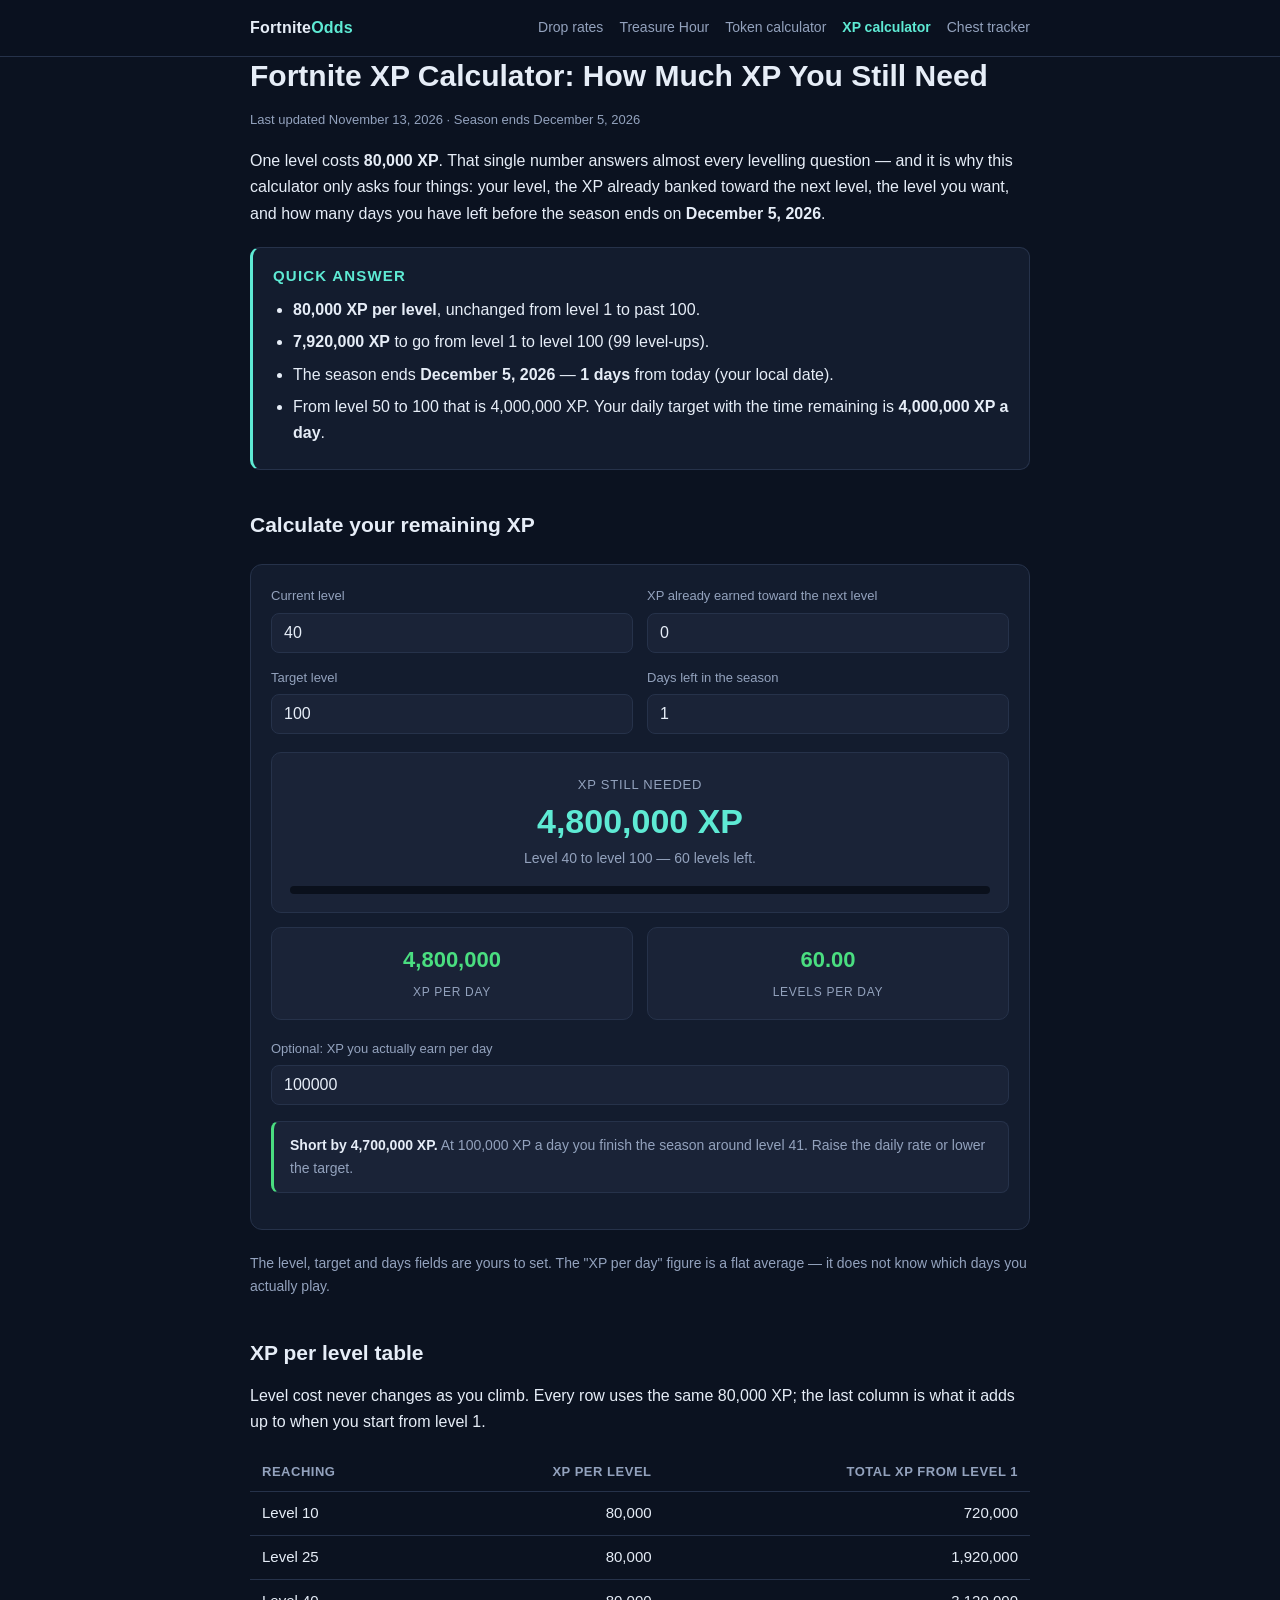
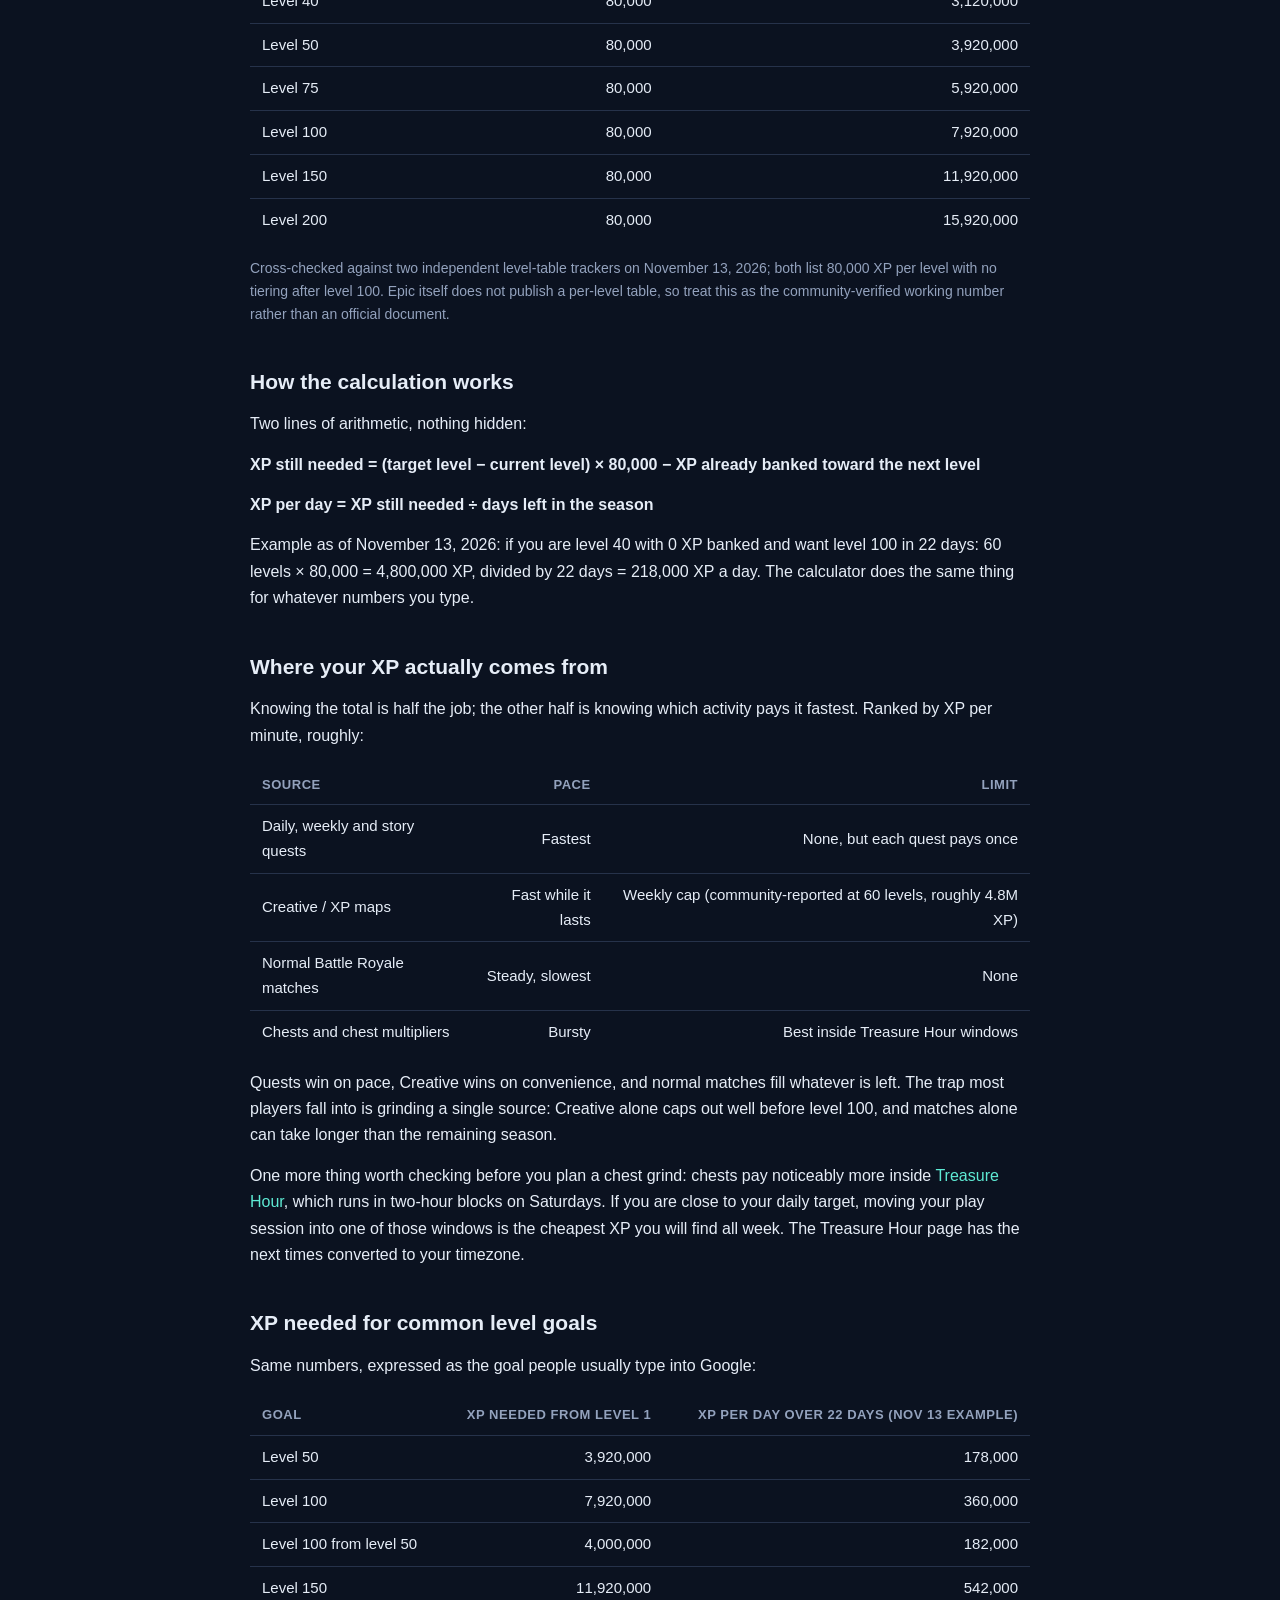
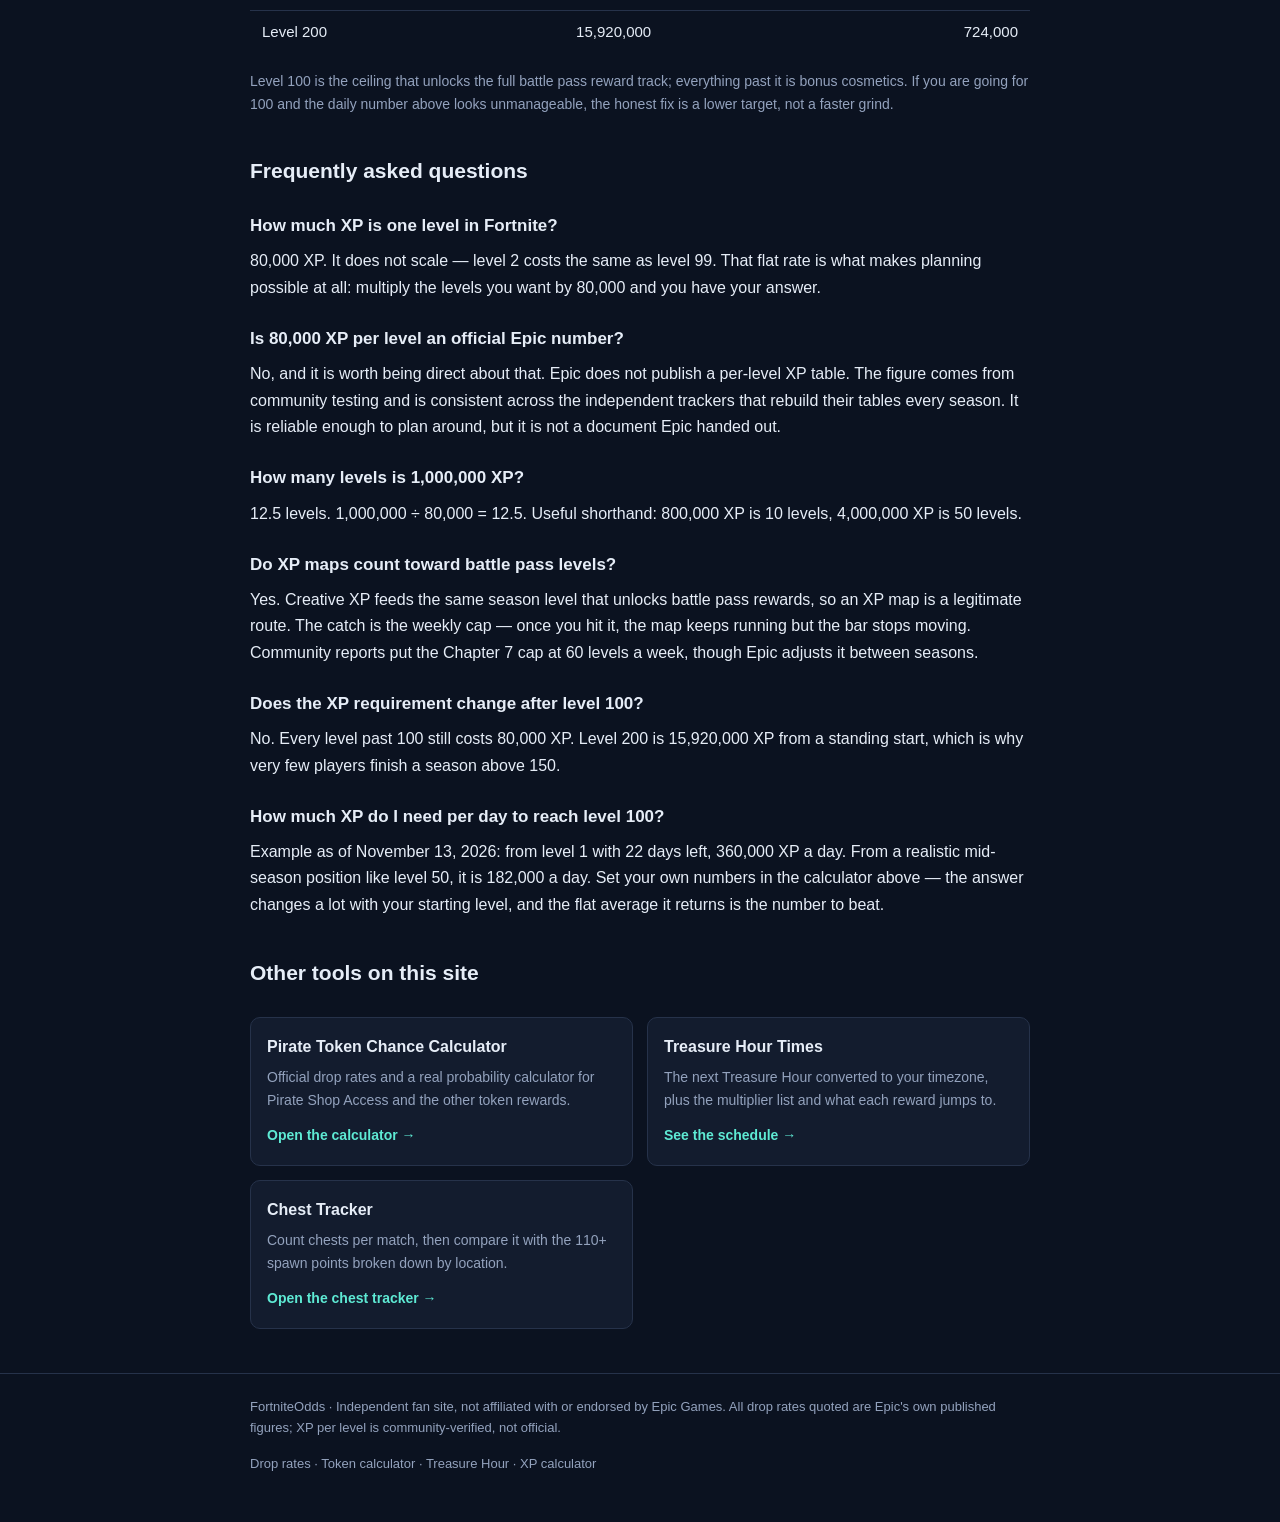
<file: fortnite-xp-calculator/index.html>
<!DOCTYPE html>
<html lang="en">
<head>
<meta charset="utf-8">
<meta name="viewport" content="width=device-width, initial-scale=1">
<meta name="theme-color" content="#080a14">
<link rel="icon" type="image/svg+xml" href="/favicon.svg">
<title>Fortnite XP Calculator: XP Per Level &amp; Daily Target (Nov 2026)</title>
<meta name="description" content="Fortnite XP calculator: enter your level and target to see exactly how much XP is left and how much you need per day before the season ends December 5, 2026. 80,000 XP per level, full table, and XP source comparison.">
<link rel="canonical" href="https://fortniteodds.xyz/fortnite-xp-calculator/">
<meta property="og:type" content="website">
<meta property="og:site_name" content="FortniteOdds">
<meta property="og:url" content="https://fortniteodds.xyz/fortnite-xp-calculator/">
<meta property="og:title" content="Fortnite XP Calculator: XP Per Level &amp; Daily Target">
<meta property="og:description" content="See how much XP is left to your target level and how much you need per day before December 5, 2026.">
<style>
:root{--bg:#0b1220;--panel:#131c2e;--panel2:#1a2337;--line:#26324a;--tx:#e6edf7;--mu:#93a2bd;--acc:#5eead4;--acc2:#4ade80}
*{box-sizing:border-box}
body{margin:0;background:var(--bg);color:var(--tx);font:16px/1.65 -apple-system,BlinkMacSystemFont,"Segoe UI",Roboto,Helvetica,Arial,sans-serif;-webkit-font-smoothing:antialiased}
a{color:var(--acc);text-decoration:none}
a:hover{text-decoration:underline}
.wrap{max-width:820px;margin:0 auto;padding:0 20px}
header{border-bottom:1px solid var(--line);background:rgba(11,18,32,.92);position:sticky;top:0;z-index:9}
header .wrap{display:flex;align-items:center;gap:18px;height:56px;flex-wrap:wrap}
.brand{font-weight:700;letter-spacing:.2px}
.brand span{color:var(--acc)}
nav{display:flex;gap:16px;font-size:14px;margin-left:auto;flex-wrap:wrap}
nav a{color:var(--mu)}
nav a.on{color:var(--acc);font-weight:600}
main{padding:36px 0 10px}
h1{font-size:30px;line-height:1.25;margin:0 0 14px}
h2{font-size:21px;margin:38px 0 12px}
h3{font-size:17px;margin:24px 0 8px}
p{margin:0 0 14px}
.mu{color:var(--mu);font-size:14px}
.stamp{color:var(--mu);font-size:13px;margin:0 0 18px}
.qa{background:var(--panel);border:1px solid var(--line);border-left:3px solid var(--acc);border-radius:10px;padding:16px 20px;margin:20px 0}
.qa h2{margin:0 0 8px;font-size:15px;text-transform:uppercase;letter-spacing:.08em;color:var(--acc)}
.qa ul{margin:0;padding-left:20px}
.qa li{margin:6px 0}
.calc{background:var(--panel);border:1px solid var(--line);border-radius:12px;padding:20px;margin:22px 0}
.grid{display:grid;grid-template-columns:1fr 1fr;gap:14px}
@media(max-width:560px){.grid{grid-template-columns:1fr}}
.field label{display:block;font-size:13px;color:var(--mu);margin-bottom:6px}
.field input,.field select{width:100%;background:var(--panel2);border:1px solid var(--line);color:var(--tx);border-radius:8px;padding:10px 12px;font-size:16px;font-family:inherit}
.field input:focus,.field select:focus{outline:none;border-color:var(--acc)}
.result{background:var(--panel2);border:1px solid var(--line);border-radius:10px;padding:18px;margin-top:18px;text-align:center}
.result .big{display:block;font-size:34px;font-weight:700;color:var(--acc);line-height:1.15;margin:4px 0}
.result .lbl{font-size:13px;color:var(--mu);text-transform:uppercase;letter-spacing:.06em}
.result .sub{display:block;font-size:14px;color:var(--mu);margin-top:6px}
.split{display:grid;grid-template-columns:1fr 1fr;gap:14px;margin-top:14px}
@media(max-width:560px){.split{grid-template-columns:1fr}}
.mini{background:var(--panel2);border:1px solid var(--line);border-radius:10px;padding:14px;text-align:center}
.mini .v{display:block;font-size:22px;font-weight:700;color:var(--acc2)}
.mini .k{font-size:12px;color:var(--mu);text-transform:uppercase;letter-spacing:.06em}
.bar{height:8px;background:#0a101c;border-radius:99px;overflow:hidden;margin-top:16px}
.bar i{display:block;height:100%;width:0;background:linear-gradient(90deg,var(--acc),var(--acc2));transition:width .25s}
.notice{border:1px solid var(--line);border-left:3px solid var(--acc2);background:var(--panel2);border-radius:8px;padding:12px 16px;margin:16px 0;font-size:14px;color:var(--mu)}
.notice strong{color:var(--tx)}
table{width:100%;border-collapse:collapse;margin:16px 0;font-size:15px}
th,td{text-align:left;padding:9px 12px;border-bottom:1px solid var(--line)}
th{color:var(--mu);font-weight:600;font-size:13px;text-transform:uppercase;letter-spacing:.04em}
td:not(:first-child),th:not(:first-child){text-align:right}
tr:last-child td{border-bottom:none}
.cards{display:grid;grid-template-columns:1fr 1fr;gap:14px;margin:26px 0}
@media(max-width:560px){.cards{grid-template-columns:1fr}}
.card{background:var(--panel);border:1px solid var(--line);border-radius:10px;padding:16px}
.card h3{margin:0 0 6px;font-size:16px}
.card p{margin:0 0 10px;font-size:14px;color:var(--mu)}
.card a{font-size:14px;font-weight:600}
footer{border-top:1px solid var(--line);margin-top:44px;padding:22px 0 34px;font-size:13px;color:var(--mu)}
footer a{color:var(--mu)}
</style>
<script type="application/ld+json">
{"@context":"https://schema.org","@type":"FAQPage","mainEntity":[
{"@type":"Question","name":"How much XP is one level in Fortnite?","acceptedAnswer":{"@type":"Answer","text":"80,000 XP per level. The requirement stays at 80,000 from level 1 all the way past level 100, so it never becomes cheaper or more expensive inside a season."}},
{"@type":"Question","name":"How much XP does it take to reach level 100?","acceptedAnswer":{"@type":"Answer","text":"7,920,000 XP from level 1. That is 99 level-ups at 80,000 XP each. From level 50 you need 4,000,000 XP; from level 80 you need 1,600,000 XP."}},
{"@type":"Question","name":"Is 80,000 XP per level an official Epic number?","acceptedAnswer":{"@type":"Answer","text":"Epic does not publish a per-level XP table. The 80,000 figure comes from community testing and matches across the independent level-table trackers that update each season. Treat it as the working number, not an official document."}},
{"@type":"Question","name":"How much XP do I need per day to reach level 100 before the season ends?","acceptedAnswer":{"@type":"Answer","text":"Divide the XP you still need by the days left. The season ends December 5, 2026; from November 13 that is 22 days. From level 50 to level 100 that is 4,000,000 XP, or about 182,000 XP a day."}},
{"@type":"Question","name":"Does the XP per level change after level 100?","acceptedAnswer":{"@type":"Answer","text":"No. Past level 100 every level still costs 80,000 XP, so reaching level 200 costs 15,920,000 XP in total. Levels above 100 give cosmetic rewards rather than battle pass tiers."}},
{"@type":"Question","name":"Do XP maps count toward battle pass levels?","acceptedAnswer":{"@type":"Answer","text":"Yes. Creative XP counts toward your season level, which is what unlocks battle pass rewards. Creative has a weekly XP cap that Epic sets each season, so a map can only add a limited slice before the progress bar stops moving."}},
{"@type":"Question","name":"How many levels is 1,000,000 XP in Fortnite?","acceptedAnswer":{"@type":"Answer","text":"12.5 levels, because one level is 80,000 XP. 1,000,000 divided by 80,000 is 12.5."}},
{"@type":"Question","name":"What is the fastest way to earn XP right now?","acceptedAnswer":{"@type":"Answer","text":"Quests pay the most XP per minute, Creative fills the gap up to its weekly cap, and normal matches give steady XP for surviving and opening chests. Check the Treasure Hour schedule before grinding chests, because the chest multiplier pays out faster inside those two-hour windows."}}
]}
</script>
<script async src="https://www.googletagmanager.com/gtag/js?id=G-TK6XWP6GH5"></script>
<script>window.dataLayer=window.dataLayer||[];function gtag(){dataLayer.push(arguments);}gtag('js',new Date());gtag('config','G-TK6XWP6GH5');</script>
</head>
<body>

<header>
  <div class="wrap">
    <div class="brand">Fortnite<span>Odds</span></div>
    <nav>
  <a href="/">Drop rates</a>
  <a href="/fortnite-treasure-hour/">Treasure Hour</a>
  <a href="/fortnite-token-chance/">Token calculator</a>
  <a href="/fortnite-xp-calculator/" class="on" aria-current="page">XP calculator</a>
  <a href="/fortnite-chest-tracker/">Chest tracker</a>
</nav>
  </div>
</header>

<main class="wrap">

<h1>Fortnite XP Calculator: How Much XP You Still Need</h1>

<p class="stamp">Last updated November 13, 2026 · Season ends December 5, 2026</p>

<p>One level costs <strong>80,000 XP</strong>. That single number answers almost every levelling question — and it is why this calculator only asks four things: your level, the XP already banked toward the next level, the level you want, and how many days you have left before the season ends on <strong>December 5, 2026</strong>.</p>

<div class="qa">
  <h2>Quick answer</h2>
  <ul>
    <li><strong>80,000 XP per level</strong>, unchanged from level 1 to past 100.</li>
    <li><strong>7,920,000 XP</strong> to go from level 1 to level 100 (99 level-ups).</li>
    <li>The season ends <strong>December 5, 2026</strong> — <strong><span data-days-remaining>—</span> days</strong> from today (your local date).</li>
    <li>From level 50 to 100 that is 4,000,000 XP. Your daily target with the time remaining is <strong><span id="quickDailyXp">—</span></strong>.</li>
  </ul>
</div>

<h2 id="calculator">Calculate your remaining XP</h2>

<div class="calc">
  <div class="grid">
    <div class="field">
      <label for="curLevel">Current level</label>
      <input id="curLevel" type="number" min="1" max="500" step="1" value="40" inputmode="numeric">
    </div>
    <div class="field">
      <label for="curXp">XP already earned toward the next level</label>
      <input id="curXp" type="number" min="0" max="79999" step="1000" value="0" inputmode="numeric">
    </div>
    <div class="field">
      <label for="targetLevel">Target level</label>
      <input id="targetLevel" type="number" min="1" max="500" step="1" value="100" inputmode="numeric">
    </div>
    <div class="field">
      <label for="daysLeft">Days left in the season</label>
      <input id="daysLeft" type="number" min="0" max="365" step="1" inputmode="numeric">
    </div>
  </div>

  <div class="result" aria-live="polite">
    <span class="lbl">XP still needed</span>
    <strong class="big" id="leftXp">—</strong>
    <span class="sub" id="leftDetail"></span>
    <div class="bar"><i id="bar"></i></div>
  </div>

  <div class="split">
    <div class="mini">
      <span class="v" id="perDay">—</span>
      <span class="k">XP per day</span>
    </div>
    <div class="mini">
      <span class="v" id="perDayLvl">—</span>
      <span class="k">Levels per day</span>
    </div>
  </div>

  <div class="field" style="margin-top:18px">
    <label for="ratePerDay">Optional: XP you actually earn per day</label>
    <input id="ratePerDay" type="number" min="0" max="2000000" step="5000" value="100000" inputmode="numeric">
  </div>
  <div class="notice" id="projection"></div>
</div>

<p class="mu">The level, target and days fields are yours to set. The "XP per day" figure is a flat average — it does not know which days you actually play.</p>

<h2>XP per level table</h2>

<p>Level cost never changes as you climb. Every row uses the same 80,000 XP; the last column is what it adds up to when you start from level 1.</p>

<table>
<thead><tr><th>Reaching</th><th>XP per level</th><th>Total XP from level 1</th></tr></thead>
<tbody>
<tr><td>Level 10</td><td>80,000</td><td>720,000</td></tr>
<tr><td>Level 25</td><td>80,000</td><td>1,920,000</td></tr>
<tr><td>Level 40</td><td>80,000</td><td>3,120,000</td></tr>
<tr><td>Level 50</td><td>80,000</td><td>3,920,000</td></tr>
<tr><td>Level 75</td><td>80,000</td><td>5,920,000</td></tr>
<tr><td>Level 100</td><td>80,000</td><td>7,920,000</td></tr>
<tr><td>Level 150</td><td>80,000</td><td>11,920,000</td></tr>
<tr><td>Level 200</td><td>80,000</td><td>15,920,000</td></tr>
</tbody>
</table>

<p class="mu">Cross-checked against two independent level-table trackers on November 13, 2026; both list 80,000 XP per level with no tiering after level 100. Epic itself does not publish a per-level table, so treat this as the community-verified working number rather than an official document.</p>

<h2>How the calculation works</h2>

<p>Two lines of arithmetic, nothing hidden:</p>

<p><strong>XP still needed = (target level − current level) × 80,000 − XP already banked toward the next level</strong></p>

<p><strong>XP per day = XP still needed ÷ days left in the season</strong></p>

<p>Example as of November 13, 2026: if you are level 40 with 0 XP banked and want level 100 in 22 days: 60 levels × 80,000 = 4,800,000 XP, divided by 22 days = 218,000 XP a day. The calculator does the same thing for whatever numbers you type.</p>

<h2>Where your XP actually comes from</h2>

<p>Knowing the total is half the job; the other half is knowing which activity pays it fastest. Ranked by XP per minute, roughly:</p>

<table>
<thead><tr><th>Source</th><th>Pace</th><th>Limit</th></tr></thead>
<tbody>
<tr><td>Daily, weekly and story quests</td><td>Fastest</td><td>None, but each quest pays once</td></tr>
<tr><td>Creative / XP maps</td><td>Fast while it lasts</td><td>Weekly cap (community-reported at 60 levels, roughly 4.8M XP)</td></tr>
<tr><td>Normal Battle Royale matches</td><td>Steady, slowest</td><td>None</td></tr>
<tr><td>Chests and chest multipliers</td><td>Bursty</td><td>Best inside Treasure Hour windows</td></tr>
</tbody>
</table>

<p>Quests win on pace, Creative wins on convenience, and normal matches fill whatever is left. The trap most players fall into is grinding a single source: Creative alone caps out well before level 100, and matches alone can take longer than the remaining season.</p>

<p>One more thing worth checking before you plan a chest grind: chests pay noticeably more inside <a href="/fortnite-treasure-hour/">Treasure Hour</a>, which runs in two-hour blocks on Saturdays. If you are close to your daily target, moving your play session into one of those windows is the cheapest XP you will find all week. The Treasure Hour page has the next times converted to your timezone.</p>

<h2>XP needed for common level goals</h2>

<p>Same numbers, expressed as the goal people usually type into Google:</p>

<table>
<thead><tr><th>Goal</th><th>XP needed from level 1</th><th>XP per day over 22 days (Nov 13 example)</th></tr></thead>
<tbody>
<tr><td>Level 50</td><td>3,920,000</td><td>178,000</td></tr>
<tr><td>Level 100</td><td>7,920,000</td><td>360,000</td></tr>
<tr><td>Level 100 from level 50</td><td>4,000,000</td><td>182,000</td></tr>
<tr><td>Level 150</td><td>11,920,000</td><td>542,000</td></tr>
<tr><td>Level 200</td><td>15,920,000</td><td>724,000</td></tr>
</tbody>
</table>

<p class="mu">Level 100 is the ceiling that unlocks the full battle pass reward track; everything past it is bonus cosmetics. If you are going for 100 and the daily number above looks unmanageable, the honest fix is a lower target, not a faster grind.</p>

<h2>Frequently asked questions</h2>

<h3>How much XP is one level in Fortnite?</h3>
<p>80,000 XP. It does not scale — level 2 costs the same as level 99. That flat rate is what makes planning possible at all: multiply the levels you want by 80,000 and you have your answer.</p>

<h3>Is 80,000 XP per level an official Epic number?</h3>
<p>No, and it is worth being direct about that. Epic does not publish a per-level XP table. The figure comes from community testing and is consistent across the independent trackers that rebuild their tables every season. It is reliable enough to plan around, but it is not a document Epic handed out.</p>

<h3>How many levels is 1,000,000 XP?</h3>
<p>12.5 levels. 1,000,000 ÷ 80,000 = 12.5. Useful shorthand: 800,000 XP is 10 levels, 4,000,000 XP is 50 levels.</p>

<h3>Do XP maps count toward battle pass levels?</h3>
<p>Yes. Creative XP feeds the same season level that unlocks battle pass rewards, so an XP map is a legitimate route. The catch is the weekly cap — once you hit it, the map keeps running but the bar stops moving. Community reports put the Chapter 7 cap at 60 levels a week, though Epic adjusts it between seasons.</p>

<h3>Does the XP requirement change after level 100?</h3>
<p>No. Every level past 100 still costs 80,000 XP. Level 200 is 15,920,000 XP from a standing start, which is why very few players finish a season above 150.</p>

<h3>How much XP do I need per day to reach level 100?</h3>
<p>Example as of November 13, 2026: from level 1 with 22 days left, 360,000 XP a day. From a realistic mid-season position like level 50, it is 182,000 a day. Set your own numbers in the calculator above — the answer changes a lot with your starting level, and the flat average it returns is the number to beat.</p>

<h2>Other tools on this site</h2>

<div class="cards">
  <div class="card">
    <h3>Pirate Token Chance Calculator</h3>
    <p>Official drop rates and a real probability calculator for Pirate Shop Access and the other token rewards.</p>
    <a href="/fortnite-token-chance/">Open the calculator &rarr;</a>
  </div>
  <div class="card">
    <h3>Treasure Hour Times</h3>
    <p>The next Treasure Hour converted to your timezone, plus the multiplier list and what each reward jumps to.</p>
    <a href="/fortnite-treasure-hour/">See the schedule &rarr;</a>
  </div>
  <div class="card">
    <h3>Chest Tracker</h3>
    <p>Count chests per match, then compare it with the 110+ spawn points broken down by location.</p>
    <a href="/fortnite-chest-tracker/">Open the chest tracker &rarr;</a>
  </div>
</div>

</main>

<footer>
  <div class="wrap">
    <p>FortniteOdds &middot; Independent fan site, not affiliated with or endorsed by Epic Games. All drop rates quoted are Epic's own published figures; XP per level is community-verified, not official.</p>
    <p><a href="/">Drop rates</a> &middot; <a href="/fortnite-token-chance/">Token calculator</a> &middot; <a href="/fortnite-treasure-hour/">Treasure Hour</a> &middot; <a href="/fortnite-xp-calculator/">XP calculator</a></p>
  </div>
</footer>

<script>
(function(){
  var XP_PER_LEVEL = 80000;
  var curLevel = document.getElementById('curLevel'),
      curXp    = document.getElementById('curXp'),
      target   = document.getElementById('targetLevel'),
      days     = document.getElementById('daysLeft'),
      rate     = document.getElementById('ratePerDay'),
      leftXp   = document.getElementById('leftXp'),
      leftDet  = document.getElementById('leftDetail'),
      bar      = document.getElementById('bar'),
      perDay   = document.getElementById('perDay'),
      perLvl   = document.getElementById('perDayLvl'),
      proj     = document.getElementById('projection');

  function fmt(n){
    return Math.round(n).toLocaleString('en-US');
  }

  function clamp(s,min,max){
    var n = parseInt(s.value,10);
    if (isNaN(n)) n = min;
    if (n < min) n = min;
    if (n > max) n = max;
    return n;
  }

  // Compare calendar dates in the visitor's timezone; UTC arithmetic avoids DST shifts.
  var lastRemaining = null;
  function remainingDays(){
    var now = new Date();
    return Math.max(0, Math.round((Date.UTC(2026,11,5) -
      Date.UTC(now.getFullYear(),now.getMonth(),now.getDate())) / 86400000));
  }
  function refreshDays(){
    var remaining = remainingDays();
    if(lastRemaining === null || Number(days.value) === lastRemaining){
      days.value = remaining;
    }
    lastRemaining = remaining;
    document.querySelectorAll('[data-days-remaining]').forEach(function(el){
      el.textContent = remaining;
    });
    document.getElementById('quickDailyXp').textContent = remaining > 0
      ? fmt(4000000 / remaining) + ' XP a day' : 'Season ended';
    recalc();
  }

  function recalc(){
    var lv   = clamp(curLevel,1,500),
        bank = clamp(curXp,0,79999),
        tg   = clamp(target,1,500),
        dy   = clamp(days,0,365);

    var levelsLeft = tg - lv;
    var need = levelsLeft > 0 ? levelsLeft * XP_PER_LEVEL - bank : 0;

    if (levelsLeft <= 0){
      leftXp.textContent = '0';
      leftDet.textContent = 'You are already at or past level ' + tg + '.';
      bar.style.width = '100%';
      perDay.textContent = '0';
      perLvl.textContent = '0';
    } else {
      leftXp.textContent = fmt(need) + ' XP';
      leftDet.textContent = 'Level ' + lv + ' to level ' + tg + ' — ' + levelsLeft + ' level' + (levelsLeft === 1 ? '' : 's') + ' left.';
      var total = levelsLeft * XP_PER_LEVEL;
      var pct = total > 0 ? ((total - need) / total) * 100 : 0;
      bar.style.width = Math.min(100, Math.max(0, pct)).toFixed(1) + '%';
      var pd = need / dy;
      perDay.textContent = dy > 0 ? fmt(pd) : '—';
      perLvl.textContent = dy > 0 ? (pd / XP_PER_LEVEL).toFixed(2) : '—';
    }

    var r = clamp(rate,0,2000000);
    if (levelsLeft <= 0){
      proj.innerHTML = 'Target already reached — set a higher target level to plan further.';
    } else if (dy <= 0){
      proj.textContent = 'No days left. The season deadline is December 5, 2026; choose a future goal to plan further.';
    } else if (r <= 0){
      proj.innerHTML = 'Enter your actual XP per day to see whether the pace works.';
    } else {
      var need2 = levelsLeft * XP_PER_LEVEL - bank;
      var daysNeeded = need2 / r;
      if (daysNeeded <= dy){
        proj.innerHTML = '<strong>On pace.</strong> At ' + fmt(r) + ' XP a day you reach level ' + tg + ' in about ' + daysNeeded.toFixed(1) + ' days, with ' + (dy - daysNeeded).toFixed(1) + ' days to spare.';
      } else {
        var shortfall = need2 - r * dy;
        proj.innerHTML = '<strong>Short by ' + fmt(shortfall) + ' XP.</strong> At ' + fmt(r) + ' XP a day you finish the season around level ' + (lv + Math.floor((bank + r * dy) / XP_PER_LEVEL)) + '. Raise the daily rate or lower the target.';
      }
    }
  }

  [curLevel, curXp, target, days, rate].forEach(function(el){
    el.addEventListener('input', recalc);
    el.addEventListener('change', recalc);
  });

  refreshDays();
  setInterval(refreshDays,60000);
})();
</script>

</body>
</html>
</file>
<file: assets/guides.css>
:root{color-scheme:dark;--bg:#080a14;--panel:#11162a;--line:#28334b;--text:#eef0f8;--muted:#adb8cd;--accent:#4ade80}*{box-sizing:border-box}body{margin:0;background:var(--bg);color:var(--text);font:17px/1.7 system-ui,-apple-system,Segoe UI,sans-serif}a{color:var(--accent);text-underline-offset:3px}a:focus-visible,button:focus-visible,input:focus-visible,select:focus-visible{outline:3px solid #fbbf24;outline-offset:3px}header{border-bottom:1px solid var(--line)}header div,main,footer{max-width:900px;margin:auto;padding:22px}header div{display:flex;gap:20px;align-items:center}header a{font-weight:750}header span{color:var(--muted);font-size:14px}h1{font-size:clamp(28px,5vw,42px);line-height:1.2}h2{font-size:24px;margin-top:36px}h3{font-size:19px}p{margin:14px 0}.stamp,.muted{color:var(--muted);font-size:14px}.panel,.related{padding:22px;background:var(--panel);border:1px solid var(--line);border-radius:14px;margin:24px 0}.panel h2,.related h2{margin-top:0}.stat{font-size:32px;font-weight:750;color:var(--accent)}label{display:block;margin:14px 0}input,select,button{font:inherit;background:#192139;color:var(--text);border:1px solid #43526d;border-radius:8px;padding:10px;max-width:100%}input{width:100%}.fields{display:grid;grid-template-columns:repeat(3,1fr);gap:18px}.table-wrap{overflow-x:auto}table{width:100%;border-collapse:collapse;margin:18px 0;font-size:15px;min-width:420px}th,td{text-align:left;border-bottom:1px solid var(--line);padding:12px}caption{text-align:left;color:var(--muted)}footer{border-top:1px solid var(--line);font-size:14px;color:var(--muted)}.related ul{display:grid;grid-template-columns:1fr 1fr;gap:12px;padding-left:20px}code{overflow-wrap:anywhere}.warning{border-left:3px solid #fbbf24;padding:12px 18px;background:#1b2132}button{cursor:pointer}output{display:block} @media(max-width:600px){.fields,.related ul{grid-template-columns:1fr}header span{display:none}.panel{padding:16px}}
</file>
